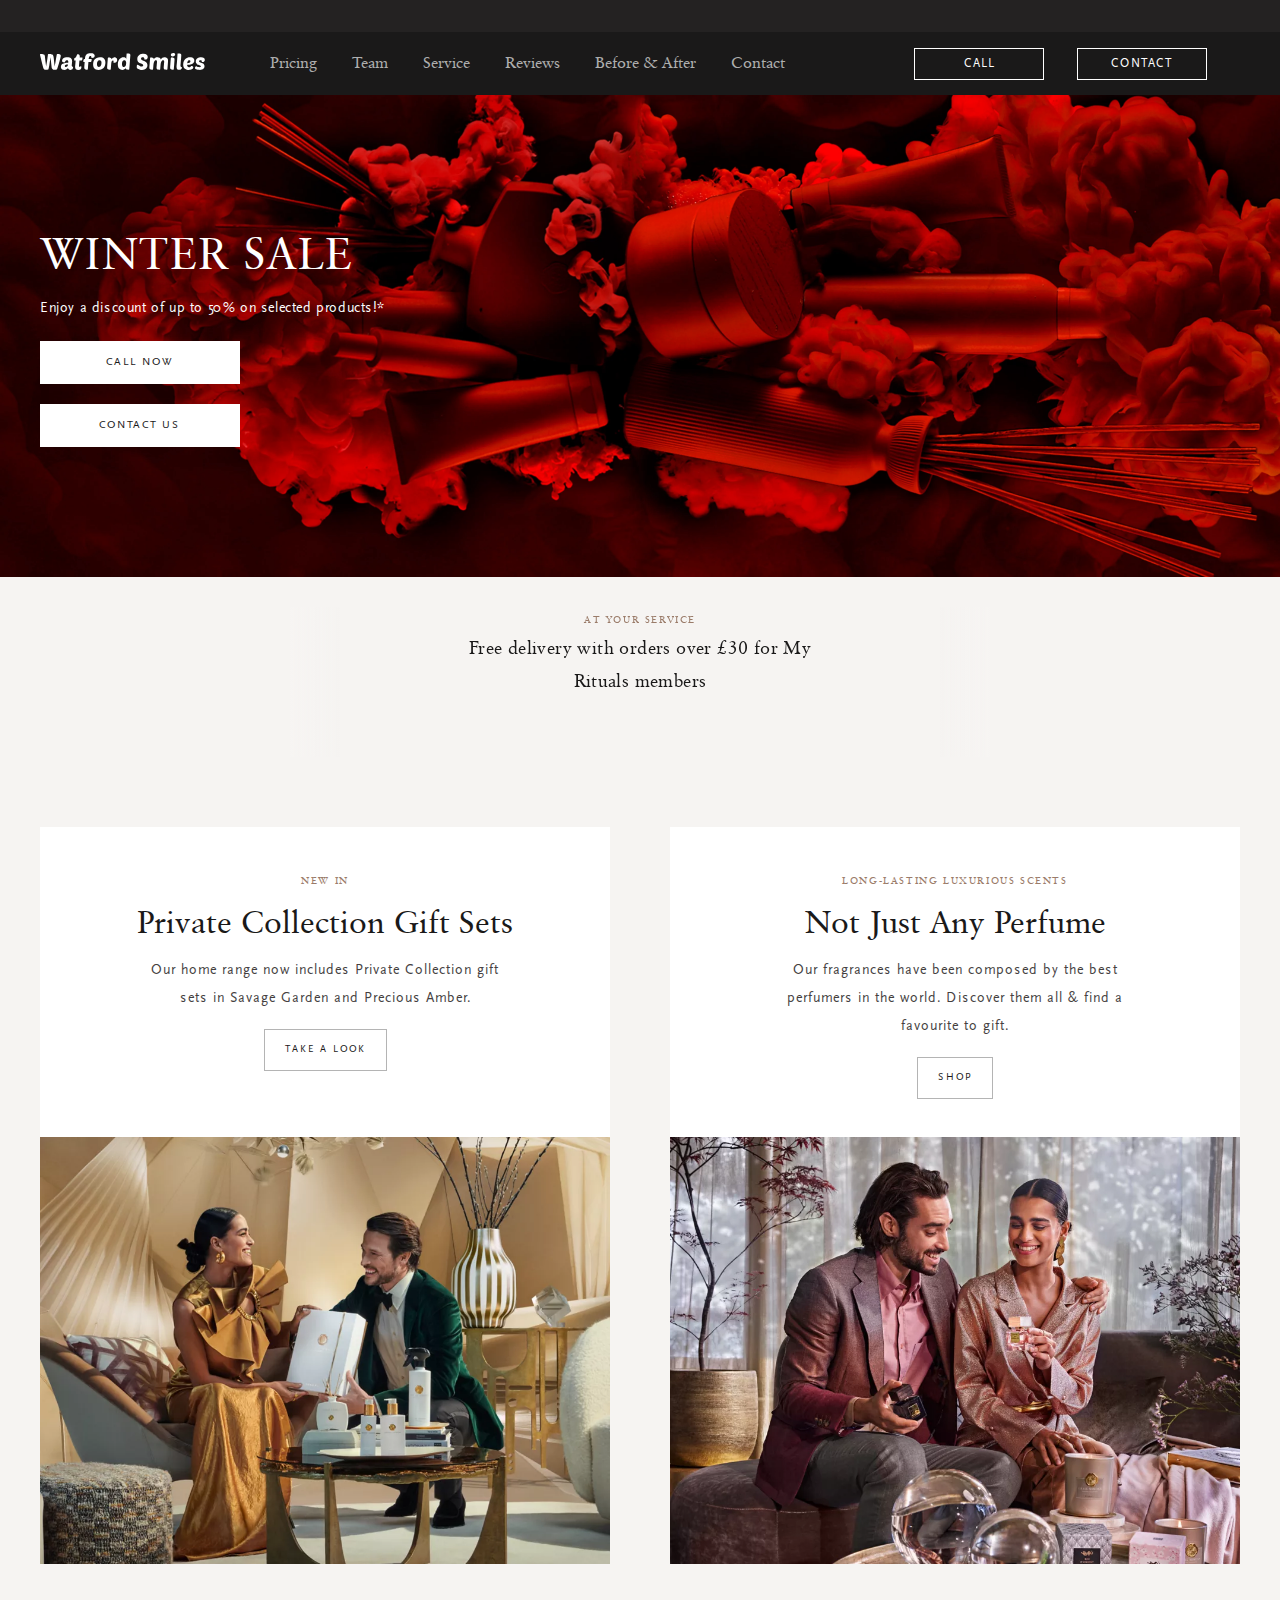
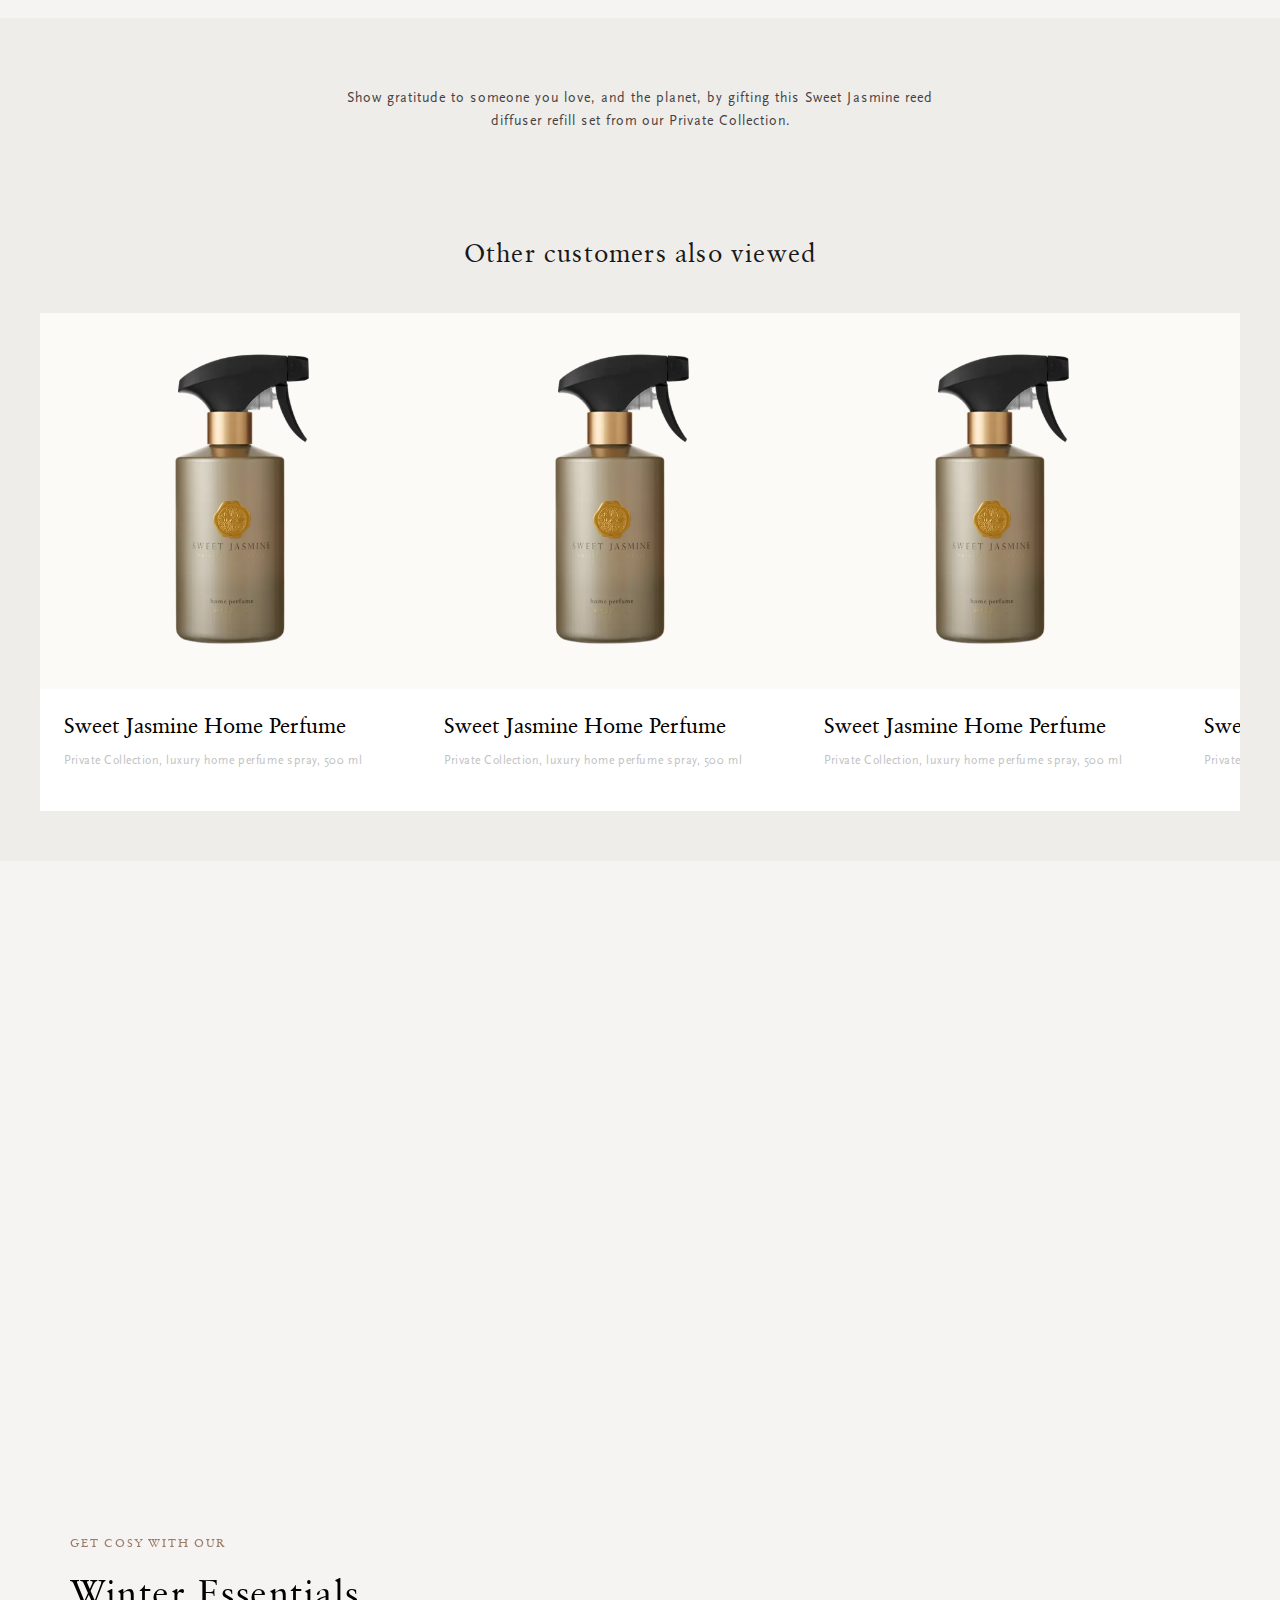
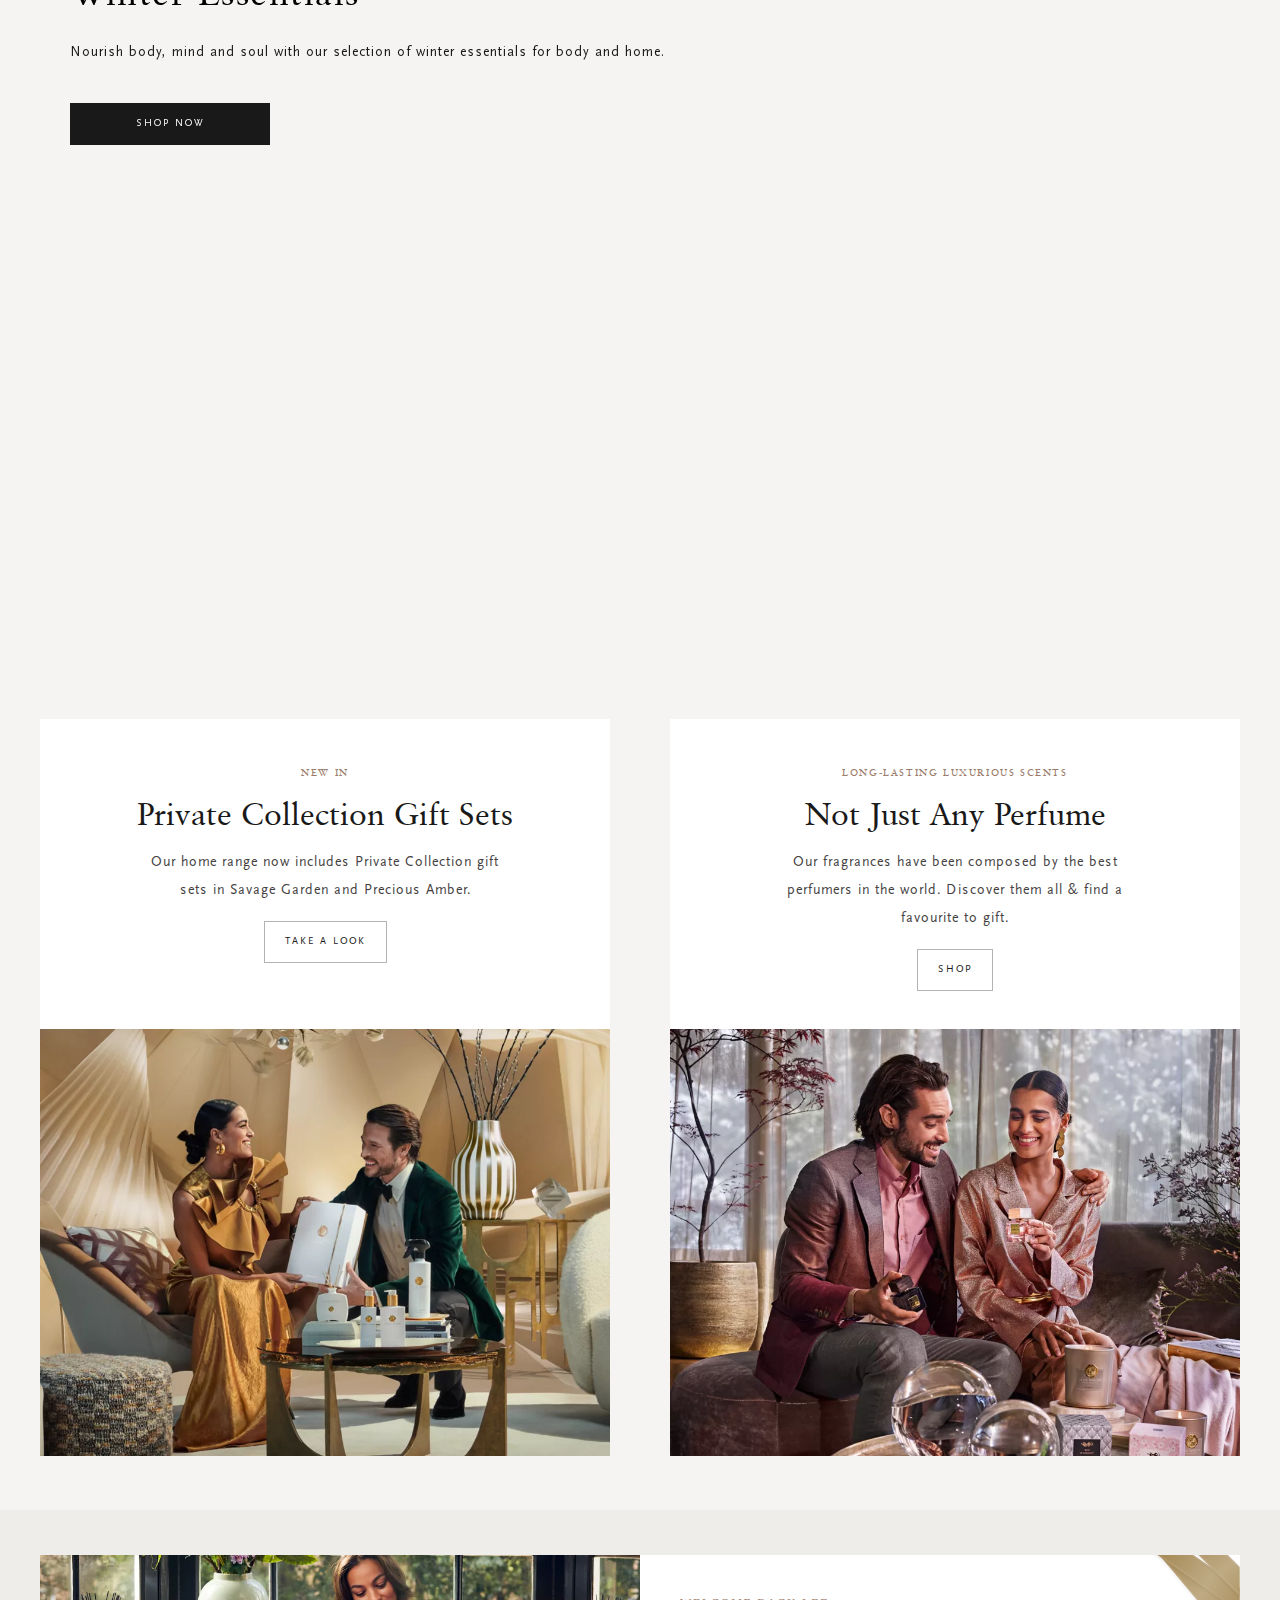
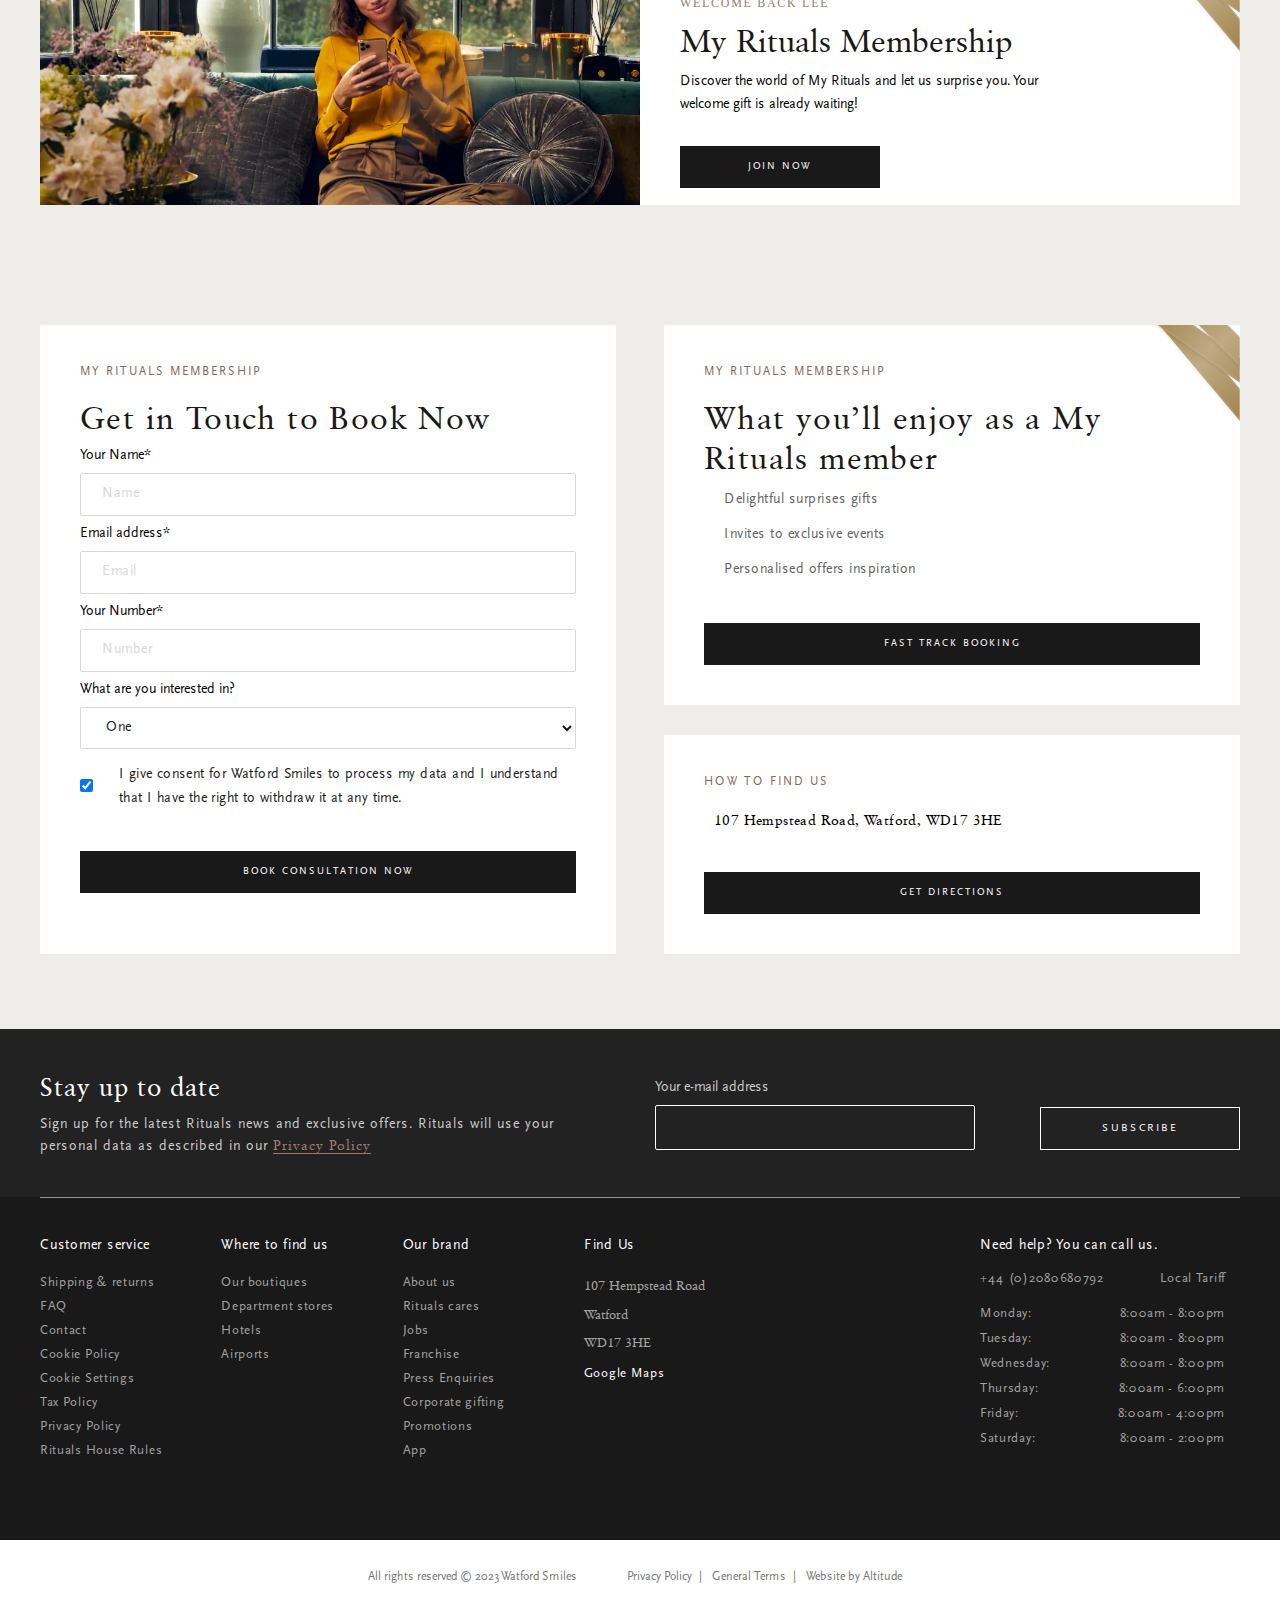
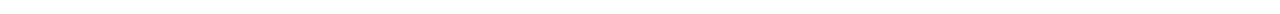
<file: index.html>
<!DOCTYPE html>
<html lang="en">

<head>
    <meta charset="UTF-8">
    <meta http-equiv="X-UA-Compatible" content="IE=edge">
    <meta name="viewport" content="width=device-width, initial-scale=1.0">
    <title>Dental Website</title>
    <link rel="stylesheet" href="https://cdn.jsdelivr.net/npm/swiper@8/swiper-bundle.min.css" />
    <link rel="stylesheet" href="style/fonts.css">
    <link rel="stylesheet" href="style/hamburgers.css">
    <link rel="stylesheet" href="style/style.css">
    <link rel="stylesheet" href="https://cdnjs.cloudflare.com/ajax/libs/font-awesome/6.2.1/css/all.min.css"
        integrity="sha512-MV7K8+y+gLIBoVD59lQIYicR65iaqukzvf/nwasF0nqhPay5w/9lJmVM2hMDcnK1OnMGCdVK+iQrJ7lzPJQd1w=="
        crossorigin="anonymous" referrerpolicy="no-referrer" />
</head>

<body>

    <!-- MENU -->
    <div class="menu">
        <div class="topMenu"></div>
        <div class="menuWrapper">
            <div class="menuList">
                <nav>

                    <button class="hamburger hamburger--spring" type="button">
                        <span class="hamburger-box">
                            <span class="hamburger-inner"></span>
                        </span>
                    </button>

                    <ul>
                        <li>
                            <a href="/dental/index.html"><img id="header-logo" src="images/logotype.svg"
                                    alt="Logotype"></a>
                        </li>
                        <li class="menuItem"><a class="menuLink" href="/dental/pricing.html">Pricing
                                <hr>
                            </a></li>
                        <li class="menuItem"><a class="menuLink" href="/dental/team.html">Team
                                <hr>
                            </a></li>
                        <li class="menuItem"><a class="menuLink" href="/dental/service.html">Service
                                <hr>
                            </a></li>
                        <li class="menuItem"><a class="menuLink" href="/dental/reviews.html">Reviews
                                <hr>
                            </a></li>
                        <li class="menuItem"><a class="menuLink" href="/dental/before_after.html">Before & After
                                <hr>
                            </a></li>
                        <li class="menuItem"><a class="menuLink" href="/dental/contact.html">Contact
                                <hr>
                            </a></li>
                    </ul>

                    <div class="headerMobilePhone">
                        <a href="tel:+44 (0)2080680792"><i class="fa-solid fa-phone"></i></a>
                    </div>

                    <ul class="menuButtons">
                        <li><a href="#"><button class="blackButton">CALL</button></a></li>
                        <li><a href="/dental/contact.html"><button class="blackButton">CONTACT</button></a></li>
                    </ul>



                    <div class="mobileMenu">
                        <div class="container">
                            <ul>
                                <li class="menuItem"><a class="menuLink" href="/dental/pricing.html">Pricing</a></li>
                                <li class="menuItem"><a class="menuLink" href="/dental/team.html">Team</a></li>
                                <li class="menuItem"><a class="menuLink" href="/dental/service.html">Service</a></li>
                                <li class="menuItem"><a class="menuLink" href="/dental/reviews.html">Reviews</a></li>
                                <li class="menuItem"><a class="menuLink" href="/dental/before_after.html">Before &
                                        After</a></li>
                                <li class="menuItem"><a class="menuLink" href="/dental/contact.html">Contact</a></li>
                            </ul>

                        </div>
                    </div>
                </nav>
            </div>
        </div>
    </div>

    <!-- HEADER -->

    <section class="header">
        <div class="container">
            <h1 class="pageTitle">WINTER SALE</h1>
            <p class="pageSubtitle">Enjoy a discount of up to 50% on selected products!*</p>
            <div class="headerButtons">
                <button class="whiteButton">CALL NOW</button>
                <button class="whiteButton">CONTACT US</button>
            </div>
        </div>
    </section>

    <!-- SLIDER TEXT -->

    <section class="sliderBlock">
        <div class="container">
            <div class="swiper swiperText">
                <div class="swiper-wrapper">
                    <div class="swiper-slide">
                        <p class="swiperTextTitle">At your service</p>
                        <p class="swiperTextDesc">Free delivery with orders over £30 for My Rituals members</p>
                    </div>
                    <div class="swiper-slide">
                        <p class="swiperTextTitle">At your service</p>
                        <p class="swiperTextDesc">Get online advice on <a href="#">WhatsApp</a></p>
                    </div>
                    <div class="swiper-slide">
                        <p class="swiperTextTitle">At your service</p>
                        <p class="swiperTextDesc">Click & Collect: order online & pick up in one of the selected stores.
                        </p>
                    </div>
                </div>
                <div class="swiper-pagination"></div>

            </div>
        </div>
    </section>

    <!-- ITEMS -->

    <section class="items">
        <div class="container">
            <div class="itemsBlock">
                <div class="itemsBlockItem">
                    <div class="itemBlockText">
                        <p class="itemBlockSubtitle">New in</p>
                        <p class="joinTextTitle">Private Collection Gift Sets</p>
                        <p class="itemBlockDesc">Our home range now includes Private Collection gift sets in Savage
                            Garden and Precious Amber.</p>
                        <a href="#"><button class="itemBlockButton">Take a look</button></a>
                    </div>
                    <img class="itemBlockImage" src="images/block_image_1.webp" alt="Image">
                </div>
                <div class="itemsBlockItem">
                    <div class="itemBlockText">
                        <p class="itemBlockSubtitle">LONG-LASTING LUXURIOUS SCENTS</p>
                        <p class="joinTextTitle">Not Just Any Perfume</p>
                        <p class="itemBlockDesc">Our fragrances have been composed by the best perfumers in the world.
                            Discover them all & find a favourite to gift.</p>
                        <a href="#"><button class="itemBlockButton">SHOP</button></a>
                    </div>
                    <img class="itemBlockImage" src="images/block_image_2.webp" alt="Image">
                </div>
            </div>
        </div>
    </section>

    <!-- TABS -->

    <section class="tabs">
        <div class="container">
            <div class="tabsWrapper">
                <div class="tabsMenu">
                </div>
                <div class="tabsList">
                    <div class="tabItem tabVisible" tab-name="Description">
                        <p>Show gratitude to someone you love, and the planet, by gifting this Sweet Jasmine reed
                            diffuser refill set from our Private Collection.</p>
                    </div>
                    <div class="tabItem" tab-name="Contents">
                        <p>1 x Sweet Jasmine Fragrance Sticks, 1 X Sweet Jasmine Fragrance Sticks Refill, 1 X Stick for
                            Fragrance Sticks Private Collection Black</p>
                    </div>
                    <div class="tabItem" tab-name="Ingredients">
                        <p>See WARNING</p>
                    </div>
                    <div class="tabItem" tab-name="Delivery and Return">
                        <p>Delivery time 1-4 working days.</p>
                    </div>
                </div>
            </div>
        </div>
    </section>

    <!-- CUSTOMERS ITEMS -->

    <section class="customers">
        <div class="container">
            <h1>Other customers also viewed</h1>
            <div class="swiper customerSlider">
                <div class="swiper-wrapper">
                    <div class="swiper-slide">
                        <div class="customSliderImage">
                            <img src="images/item.webp" alt="Item">
                        </div>
                        <div class="customSliderText">
                            <p class="customSliderTitle">Sweet Jasmine Home Perfume</p>
                            <p class="customSliderDesc">Private Collection, luxury home perfume spray, 500 ml</p>
                        </div>
                    </div>
                    <div class="swiper-slide">
                        <div class="customSliderImage">
                            <img src="images/item.webp" alt="Item">
                        </div>
                        <div class="customSliderText">
                            <p class="customSliderTitle">Sweet Jasmine Home Perfume</p>
                            <p class="customSliderDesc">Private Collection, luxury home perfume spray, 500 ml</p>
                        </div>
                    </div>
                    <div class="swiper-slide">
                        <div class="customSliderImage">
                            <img src="images/item.webp" alt="Item">
                        </div>
                        <div class="customSliderText">
                            <p class="customSliderTitle">Sweet Jasmine Home Perfume</p>
                            <p class="customSliderDesc">Private Collection, luxury home perfume spray, 500 ml</p>
                        </div>
                    </div>
                    <div class="swiper-slide">
                        <div class="customSliderImage">
                            <img src="images/item.webp" alt="Item">
                        </div>
                        <div class="customSliderText">
                            <p class="customSliderTitle">Sweet Jasmine Home Perfume</p>
                            <p class="customSliderDesc">Private Collection, luxury home perfume spray, 500 ml</p>
                        </div>
                    </div>
                    <div class="swiper-slide">
                        <div class="customSliderImage">
                            <img src="images/item.webp" alt="Item">
                        </div>
                        <div class="customSliderText">
                            <p class="customSliderTitle">Sweet Jasmine Home Perfume</p>
                            <p class="customSliderDesc">Private Collection, luxury home perfume spray, 500 ml</p>
                        </div>
                    </div>
                </div>
                <div class="swiper-button-prev"><i class="fa-solid fa-chevron-left"></i></div>
                <div class="swiper-button-next"><i class="fa-solid fa-chevron-right"></i></div>
            </div>
        </div>
    </section>

    <!-- PRODUCT SLIDER -->

    <section class="productSlider">
        <div class="container">
            <div class="swiper productSlider">
                <div class="swiper-wrapper">
                    <div class="swiper-slide textSlide">
                        <p>GET COSY WITH OUR</p>
                        <h1>Winter Essentials</h1>
                        <p class="textSlideDesc">Nourish body, mind and soul with our selection of winter essentials for
                            body and home.</p>
                        <a href="#"><button class="mainButton">SHOP NOW</button></a>
                    </div>
                    <div class="swiper-slide">
                        <div class="customSliderImage">
                            <img src="images/item.webp" alt="Item">
                        </div>
                        <div class="customSliderText">
                            <p class="customSliderTitle">Sweet Jasmine Home Perfume</p>
                            <p class="customSliderDesc">Private Collection, luxury home perfume spray, 500 ml</p>
                        </div>
                    </div>
                    <div class="swiper-slide">
                        <div class="customSliderImage">
                            <img src="images/item.webp" alt="Item">
                        </div>
                        <div class="customSliderText">
                            <p class="customSliderTitle">Sweet Jasmine Home Perfume</p>
                            <p class="customSliderDesc">Private Collection, luxury home perfume spray, 500 ml</p>
                        </div>
                    </div>
                    <div class="swiper-slide">
                        <div class="customSliderImage">
                            <img src="images/item.webp" alt="Item">
                        </div>
                        <div class="customSliderText">
                            <p class="customSliderTitle">Sweet Jasmine Home Perfume</p>
                            <p class="customSliderDesc">Private Collection, luxury home perfume spray, 500 ml</p>
                        </div>
                    </div>
                    <div class="swiper-slide">
                        <div class="customSliderImage">
                            <img src="images/item.webp" alt="Item">
                        </div>
                        <div class="customSliderText">
                            <p class="customSliderTitle">Sweet Jasmine Home Perfume</p>
                            <p class="customSliderDesc">Private Collection, luxury home perfume spray, 500 ml</p>
                        </div>
                    </div>
                </div>
                <div class="swiper-button-prev"><i class="fa-solid fa-chevron-left"></i></div>
                <div class="swiper-button-next"><i class="fa-solid fa-chevron-right"></i></div>
            </div>
        </div>
    </section>

    <section class="items">
        <div class="container">
            <div class="itemsBlock">
                <div class="itemsBlockItem">
                    <div class="itemBlockText">
                        <p class="itemBlockSubtitle">New in</p>
                        <p class="joinTextTitle">Private Collection Gift Sets</p>
                        <p class="itemBlockDesc">Our home range now includes Private Collection gift sets in Savage
                            Garden and Precious Amber.</p>
                        <a href="#"><button class="itemBlockButton">Take a look</button></a>
                    </div>
                    <img class="itemBlockImage" src="images/block_image_1.webp" alt="Image">
                </div>
                <div class="itemsBlockItem">
                    <div class="itemBlockText">
                        <p class="itemBlockSubtitle">LONG-LASTING LUXURIOUS SCENTS</p>
                        <p class="joinTextTitle">Not Just Any Perfume</p>
                        <p class="itemBlockDesc">Our fragrances have been composed by the best perfumers in the world.
                            Discover them all &amp; find a favourite to gift.</p>
                        <a href="#"><button class="itemBlockButton">SHOP</button></a>
                    </div>
                    <img class="itemBlockImage" src="images/block_image_2.webp" alt="Image">
                </div>
            </div>
        </div>
    </section>

    <!-- JOIN -->

    <section class="join">
        <div class="container">
            <div class="joinBlock">
                <img src="images/join.webp" alt="Join">
                <div class="joinText">
                    <p class="joinTextSmall">Welcome back Lee</p>
                    <p class="joinTextTitle">My Rituals Membership</p>
                    <p class="joinTextDesc">Discover the world of My Rituals and let us surprise you. Your welcome gift
                        is already waiting!</p>
                    <button class="mainButton">Join now</button>
                </div>
            </div>
        </div>
    </section>

    <!-- CONTACT BLOCK -->

    <section class="contact contactPage">
        <div class="container">
            <div class="contactBody">
                <div class="contactLeft">
                    <p class="conctactBlockSubtitle">My Rituals Membership</p>
                    <p class="contactBlockTitle">Get in Touch to Book Now</p>

                    <div class="contactRow inputs">
                        <p>Your Name*</p>
                        <input type="text" placeholder="Name">
                    </div>

                    <div class="contactRow inputs">
                        <p>Email address*</p>
                        <input type="text" placeholder="Email">
                    </div>

                    <div class="contactRow inputs">
                        <p>Your Number*</p>
                        <input type="text" placeholder="Number">
                    </div>

                    <div class="contactRow">
                        <p>What are you interested in?</p>
                        <select name="contactSelect" id="contactSelect">
                            <option value="1">One</option>
                            <option value="2">Two</option>
                            <option value="3">Three</option>
                        </select>
                    </div>

                    <div class="contactRow contactSelect">
                        <input type="checkbox" name="messageCheckbox" id="messageCheckbox" checked="">
                        <label for="messageCheckbox" class="messageCheckboxText">I give consent for Watford Smiles to
                            process my data and I
                            understand that I have the right to withdraw it at any time.</label>
                    </div>

                    <button class="mainButton bookNow bookNowLeft">Book consultation now</button>
                </div>
                <div class="contactRightWrapper">
                    <div class="contactRight">
                        <p class="conctactBlockSubtitle">My Rituals Membership</p>
                        <p class="contactBlockTitle">What you’ll enjoy as a My Rituals member</p>

                        <ul class="benefits-list">
                            <li>
                                <i class="fa-solid fa-check"></i>
                                <span>Delightful surprises gifts</span>
                            </li>
                            <li>
                                <i class="fa-solid fa-check"></i>
                                <span>Invites to exclusive events</span>
                            </li>
                            <li>
                                <i class="fa-solid fa-check"></i>
                                <span>Personalised offers inspiration</span>
                            </li>
                        </ul>

                        <button class="mainButton bookNow">Fast track booking</button>
                    </div>

                    <div class="contactRight rightBlock">
                        <p class="conctactBlockSubtitle">HOW TO FIND US</p>
                        <div class="howToFindBlock">
                            <i class="fa-solid fa-circle-check"></i>
                            <p>107 Hempstead Road, Watford, WD17 3HE</p>
                        </div>
                        <button class="mainButton bookNow">Get Directions</button>
                    </div>
                </div>

            </div>
        </div>
    </section>

    <!-- INFORMED -->

    <section class="informed">
        <div class="container">
            <div class="infLeft">
                <h1>Stay up to date</h1>
                <p>Sign up for the latest Rituals news and exclusive offers. Rituals will use your personal data as
                    described in our <a href="#">Privacy Policy</a></p>
            </div>
            <div class="infRight">
                <div>
                    <label for="informedInput">Your e-mail address</label>
                    <input type="email" name="email" id="informedInput">
                </div>
                <button class="informedButton">Subscribe</button>
            </div>
        </div>
    </section>


    <!-- FOOTER -->
    <footer>
        <div class="footerBody">
            <div class="footerLinks">
                <div>
                    <p class="footerLinkTitle">Customer service</p>
                    <ul>
                        <li><a href="#">Shipping & returns</a></li>
                        <li><a href="#">FAQ</a></li>
                        <li><a href="#">Contact</a></li>
                        <li><a href="#">Cookie Policy</a></li>
                        <li><a href="#">Cookie Settings</a></li>
                        <li><a href="#">Tax Policy</a></li>
                        <li><a href="#">Privacy Policy</a></li>
                        <li><a href="#">Rituals House Rules</a></li>
                    </ul>
                </div>
                <div>
                    <p class="footerLinkTitle">Where to find us</p>
                    <ul>
                        <li><a href="#">Our boutiques</a></li>
                        <li><a href="#">Department stores</a></li>
                        <li><a href="#">Hotels</a></li>
                        <li><a href="#">Airports</a></li>
                    </ul>
                </div>
                <div>
                    <p class="footerLinkTitle">Our brand</p>
                    <ul>
                        <li><a href="#">About us</a></li>
                        <li><a href="#">Rituals cares</a></li>
                        <li><a href="#">Jobs</a></li>
                        <li><a href="#">Franchise</a></li>
                        <li><a href="#">Press Enquiries</a></li>
                        <li><a href="#">Corporate gifting</a></li>
                        <li><a href="#">Promotions</a></li>
                        <li><a href="#">App</a></li>
                    </ul>
                </div>

                <div>
                    <p class="footerLinkTitle">Find Us</p>
                    <ul class="adress">
                        <li>
                            <p>107 Hempstead Road <br> Watford <br> WD17 3HE</p>
                        </li>
                        <li><a class="googleMapsLink" href="https://goo.gl/maps/o9dTjN5i8wTojFex8"
                                target="_blank">Google Maps</a></li>
                    </ul>
                </div>
            </div>

            <div class="mobileFooterLinks">
                <div class="mobileFooterItem">
                    <p>Customer service</p>
                    <hr>
                    <ul class="mobileFooterItemLinks">
                        <li><a href="#">Shipping & returns</a></li>
                        <li><a href="#">FAQ</a></li>
                        <li><a href="#">Contact</a></li>
                        <li><a href="#">Cookie Policy</a></li>
                        <li><a href="#">Cookie Settings</a></li>
                        <li><a href="#">Tax Policy</a></li>
                        <li><a href="#">Privacy Policy</a></li>
                        <li><a href="#">Rituals House Rules</a></li>
                    </ul>
                </div>

                <div class="mobileFooterItem">
                    <p>Where to find us</p>
                    <hr>
                    <ul class="mobileFooterItemLinks">
                        <li><a href="#">Our boutiques</a></li>
                        <li><a href="#">Department stores</a></li>
                        <li><a href="#">Hotels</a></li>
                        <li><a href="#">Airports</a></li>
                    </ul>
                </div>

                <div class="mobileFooterItem">
                    <p>Our brand</p>
                    <hr>
                    <ul class="mobileFooterItemLinks">
                        <li><a href="#">About us</a></li>
                        <li><a href="#">Rituals cares</a></li>
                        <li><a href="#">Jobs</a></li>
                        <li><a href="#">Franchise</a></li>
                        <li><a href="#">Press Enquiries</a></li>
                        <li><a href="#">Corporate gifting</a></li>
                        <li><a href="#">Promotions</a></li>
                        <li><a href="#">App</a></li>
                    </ul>
                </div>

            </div>

            <div class="footerInfo">
                <p class="footerLinkTitle">Need help? You can call us.</p>

                <ul class="timeList">
                    <li class="phoneNumber">
                        <p>+44 (0)2080680792</p>
                        <p>Local Tariff</p>
                    </li>
                    <li>
                        <p>Monday:</p>
                        <p>8:00am - 8:00pm</p>
                    </li>
                    <li>
                        <p>Tuesday:</p>
                        <p>8:00am - 8:00pm</p>
                    </li>
                    <li>
                        <p>Wednesday:</p>
                        <p>8:00am - 8:00pm</p>
                    </li>
                    <li>
                        <p>Thursday:</p>
                        <p>8:00am - 6:00pm</p>
                    </li>
                    <li>
                        <p>Friday:</p>
                        <p>8:00am - 4:00pm</p>
                    </li>
                    <li>
                        <p>Saturday:</p>
                        <p>8:00am - 2:00pm</p>
                    </li>
                </ul>

                <div class="footerMedia">
                    <a href="#"><i class="fa-brands fa-square-facebook"></i></a>
                    <a href="#"><i class="fa-brands fa-instagram"></i></a>
                </div>
            </div>
        </div>

        <div class="footerBottom">
            <p>All rights reserved © 2023 Watford Smiles</p>
            <ul>
                <li><a href="#">Privacy Policy</a></li>
                <li><a href="#">General Terms</a></li>
                <li><a href="#">Website by Altitude</a></li>
            </ul>
        </div>
    </footer>
</body>
<script src="https://code.jquery.com/jquery-3.6.3.min.js"
    integrity="sha256-pvPw+upLPUjgMXY0G+8O0xUf+/Im1MZjXxxgOcBQBXU=" crossorigin="anonymous"></script>
<script src="https://cdn.jsdelivr.net/npm/swiper@8/swiper-bundle.min.js"></script>
<script src="js/main.js"></script>

</html>
</file>
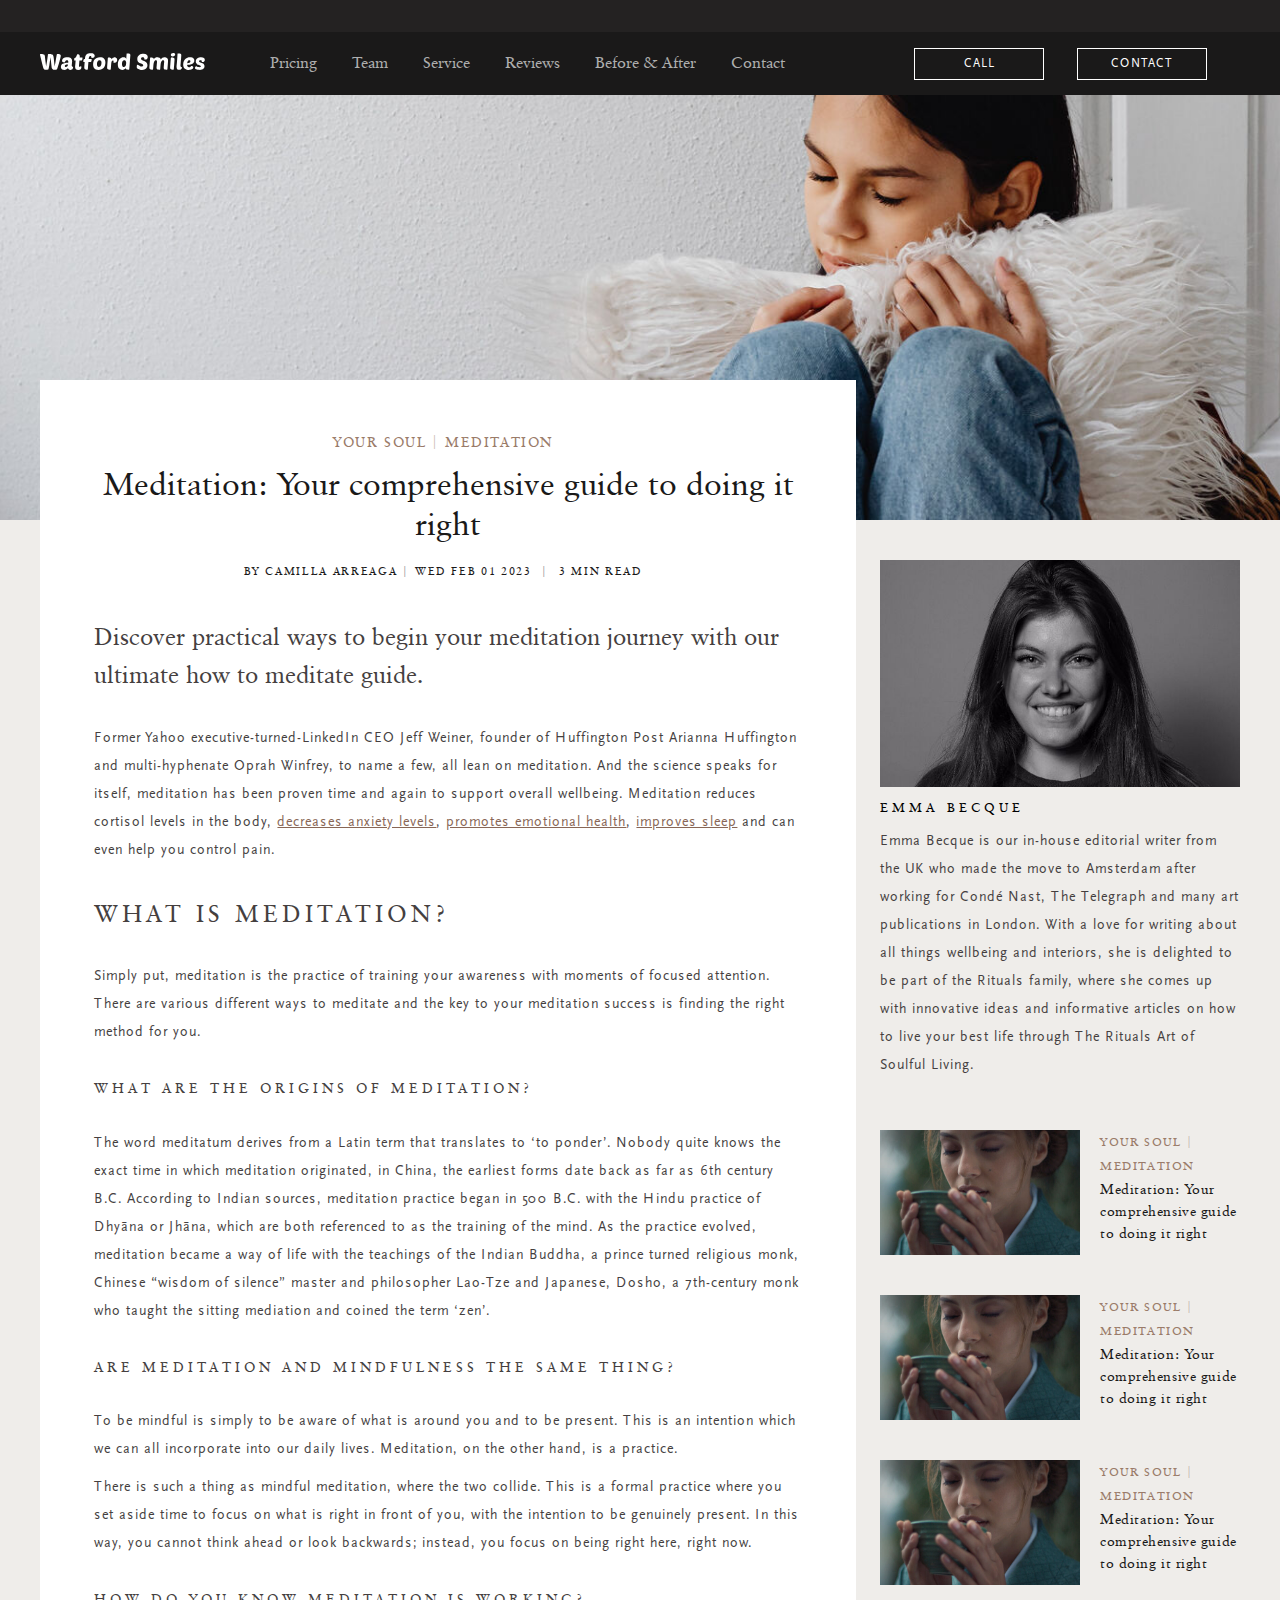
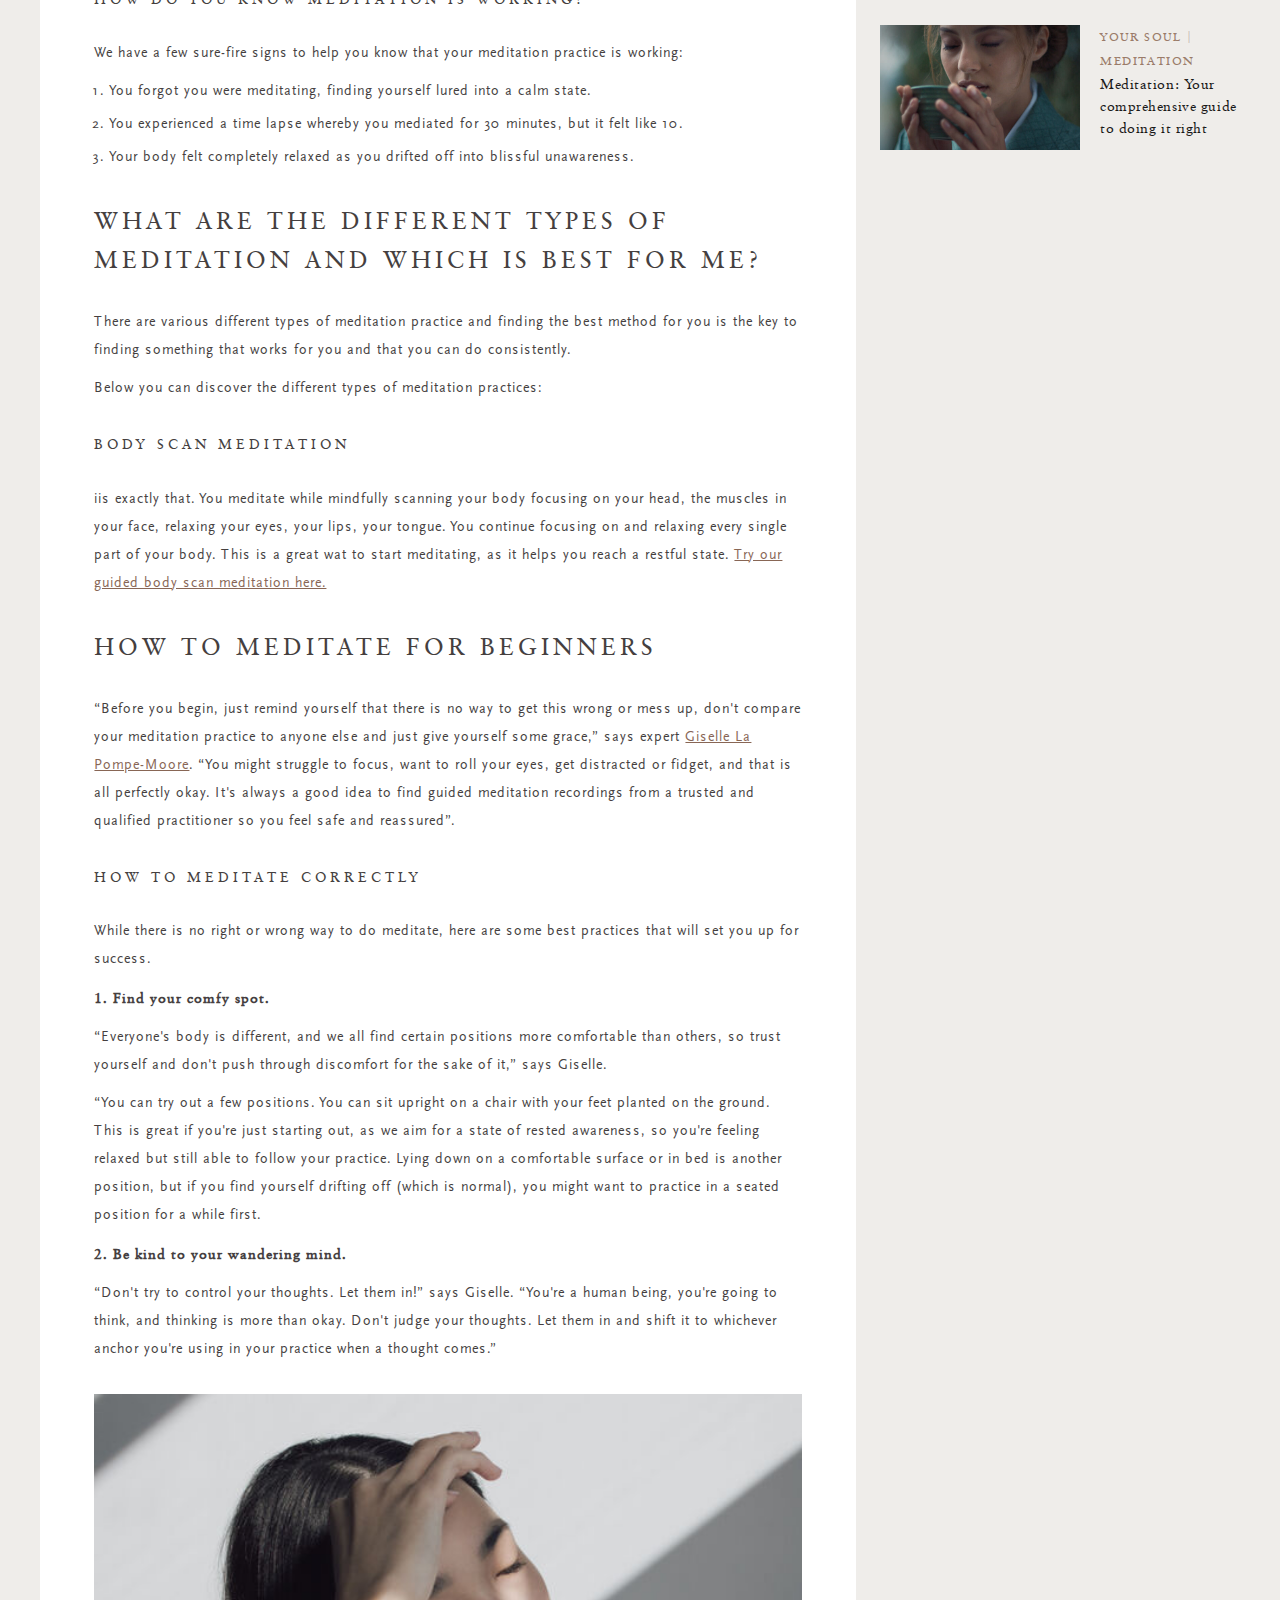
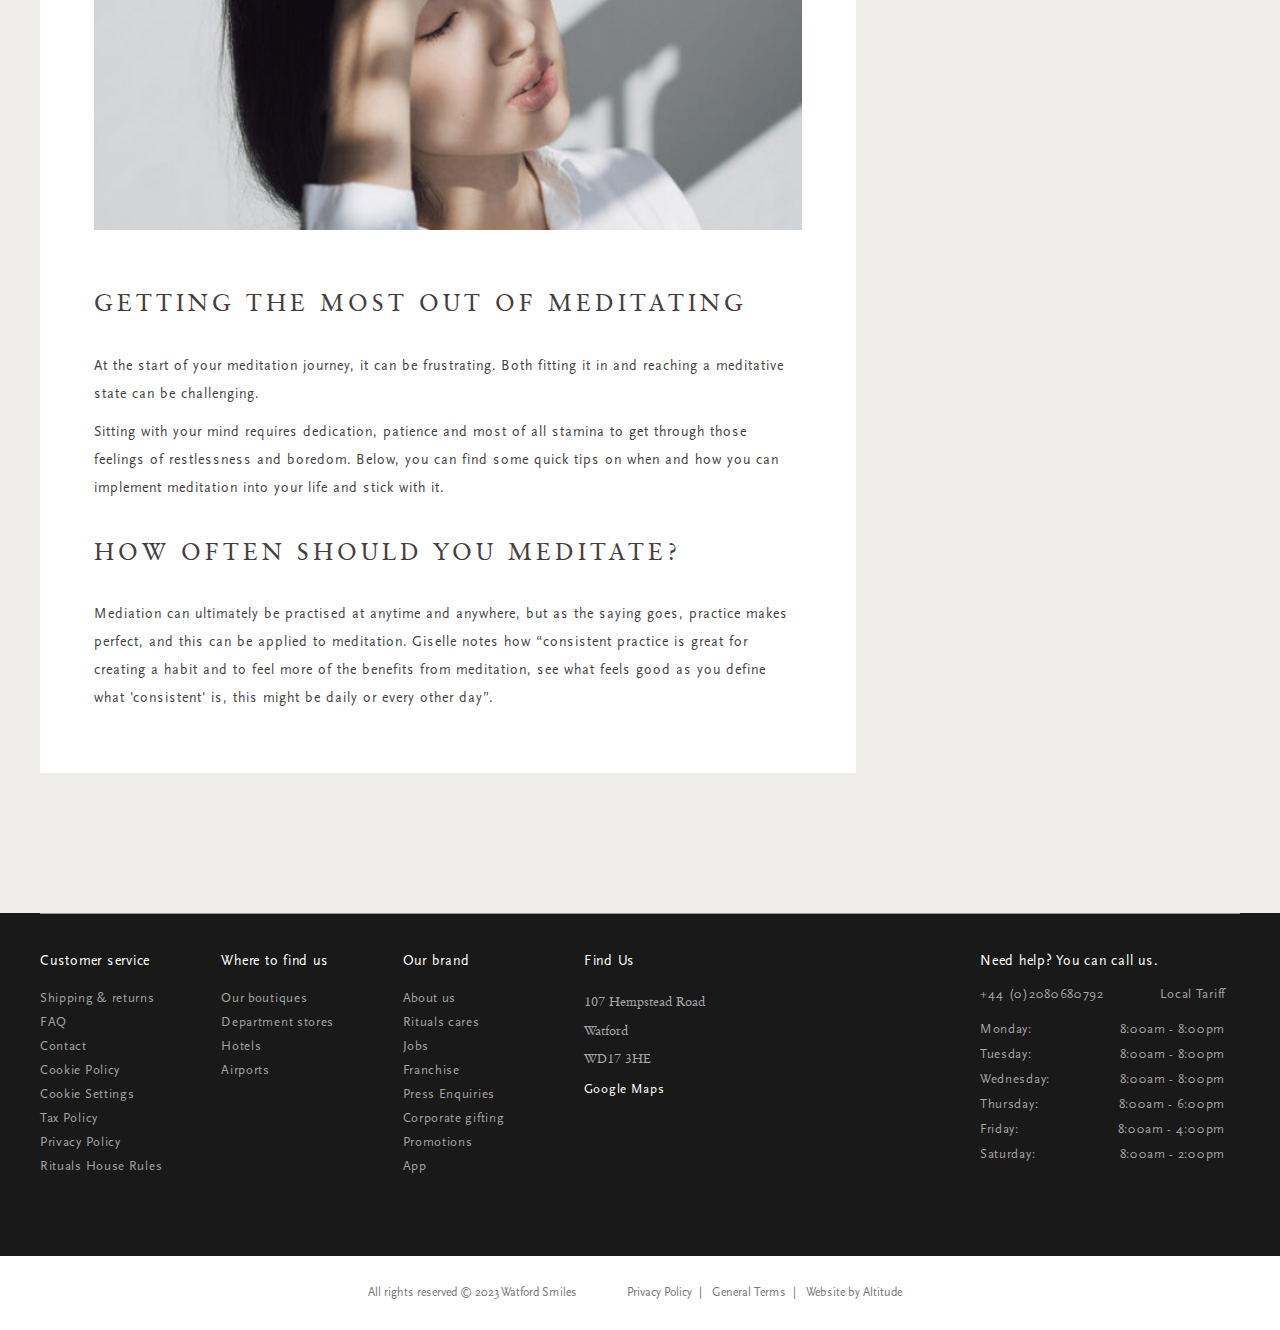
<file: blog.html>
<!DOCTYPE html>
<html lang="en">

<head>
    <meta charset="UTF-8">
    <meta http-equiv="X-UA-Compatible" content="IE=edge">
    <meta name="viewport" content="width=device-width, initial-scale=1.0">
    <title>Dental Website</title>
    <link rel="stylesheet" href="https://cdn.jsdelivr.net/npm/swiper@8/swiper-bundle.min.css" />
    <link rel="stylesheet" href="style/fonts.css">
    <link rel="stylesheet" href="style/hamburgers.css">
    <link rel="stylesheet" href="style/style.css">
    <link rel="stylesheet" href="https://cdnjs.cloudflare.com/ajax/libs/font-awesome/6.2.1/css/all.min.css"
        integrity="sha512-MV7K8+y+gLIBoVD59lQIYicR65iaqukzvf/nwasF0nqhPay5w/9lJmVM2hMDcnK1OnMGCdVK+iQrJ7lzPJQd1w=="
        crossorigin="anonymous" referrerpolicy="no-referrer" />
</head>

<body>

    <!-- MENU -->
    <div class="menu">
        <div class="topMenu"></div>
        <div class="menuWrapper">
            <div class="menuList">
                <nav>
                    <ul>
                        <li>
                            <a href="/dental/index.html"><img id="header-logo" src="images/logotype.svg"
                                    alt="Logotype"></a>
                        </li>
                        <li class="menuItem"><a class="menuLink" href="/dental/pricing.html">Pricing
                                <hr>
                            </a></li>
                        <li class="menuItem"><a class="menuLink" href="/dental/team.html">Team
                                <hr>
                            </a></li>
                        <li class="menuItem"><a class="menuLink" href="/dental/service.html">Service
                                <hr>
                            </a></li>
                        <li class="menuItem"><a class="menuLink" href="/dental/reviews.html">Reviews
                                <hr>
                            </a></li>
                        <li class="menuItem"><a class="menuLink" href="/dental/before_after.html">Before & After
                                <hr>
                            </a></li>
                        <li class="menuItem"><a class="menuLink" href="/dental/contact.html">Contact
                                <hr>
                            </a></li>
                    </ul>

                    <ul class="menuButtons">
                        <li><a href="#"><button class="blackButton">CALL</button></a></li>
                        <li><a href="/dental/contact.html"><button class="blackButton">CONTACT</button></a></li>
                    </ul>

                    <button class="hamburger hamburger--spring" type="button">
                        <span class="hamburger-box">
                            <span class="hamburger-inner"></span>
                        </span>
                    </button>

                    <div class="mobileMenu">
                        <div class="container">
                            <ul>
                                <li class="menuItem"><a class="menuLink" href="/dental/pricing.html">Pricing</a></li>
                                <li class="menuItem"><a class="menuLink" href="/dental/team.html">Team</a></li>
                                <li class="menuItem"><a class="menuLink" href="/dental/service.html">Service</a></li>
                                <li class="menuItem"><a class="menuLink" href="/dental/reviews.html">Reviews</a></li>
                                <li class="menuItem"><a class="menuLink" href="/dental/before_after.html">Before & After</a></li>
                                <li class="menuItem"><a class="menuLink" href="/dental/contact.html">Contact</a></li>
                            </ul>


                            <ul class="menuButtons">
                                <li><a href="#"><button class="blackButton">CALL</button></a></li>
                                <li><a href="/dental/contact.html"><button class="blackButton">CONTACT</button></a></li>
                            </ul>
                        </div>
                    </div>
                </nav>
            </div>
        </div>
    </div>

    <!-- BLOG HEADER -->

    <div class="blogHeader">
        <img src="images/blog_poster.jpg" alt="Blog Poster">
    </div>

    <!-- BLOG BODY -->

    <div class="blogBody">
        <div class="container">
            <div class="blogText">
                <div class="blogTextTags">
                    <p>YOUR SOUL</p>
                    <p>MEDITATION</p>
                </div>

                <h1 class="joinTextTitle">Meditation: Your comprehensive guide to doing it right</h1>

                <div class="blogInfo">
                    <p>by Camilla Arreaga</p>
                    <p>WED FEB 01 2023 </p>
                    <p><i class="fa-regular fa-clock"></i> 3 MIN READ</p>
                </div>

                <div class="blogTextBody">

                    <h4>Discover practical ways to begin your meditation journey with our ultimate how to meditate
                        guide.</h4>

                    <p>Former Yahoo executive-turned-LinkedIn CEO Jeff Weiner, founder of Huffington Post Arianna
                        Huffington and multi-hyphenate Oprah Winfrey, to name a few, all lean on meditation. And the
                        science speaks for itself, meditation has been proven time and again to support overall
                        wellbeing. Meditation reduces cortisol levels in the body, <a href="#">decreases anxiety
                            levels</a>, <a href="#">promotes emotional health</a>, <a href="#">improves sleep</a> and
                        can even help you control pain.</p>


                    <h2>WHAT IS MEDITATION?</h2>
                    <p>Simply put, meditation is the practice of training your awareness with moments of focused
                        attention. There are various different ways to meditate and the key to your meditation success
                        is finding the right method for you. </p>

                    <h3>WHAT ARE THE ORIGINS OF MEDITATION?</h3>
                    <p>The word meditatum derives from a Latin term that translates to ‘to ponder’. Nobody quite knows
                        the exact time in which meditation originated, in China, the earliest forms date back as far as
                        6th century B.C. According to Indian sources, meditation practice began in 500 B.C. with the
                        Hindu practice of Dhyāna or Jhāna, which are both referenced to as the training of the mind. As
                        the practice evolved, meditation became a way of life with the teachings of the Indian Buddha, a
                        prince turned religious monk, Chinese “wisdom of silence” master and philosopher Lao-Tze and
                        Japanese, Dosho, a 7th-century monk who taught the sitting mediation and coined the term ‘zen’.
                    </p>

                    <h3>ARE MEDITATION AND MINDFULNESS THE SAME THING?</h3>
                    <p>To be mindful is simply to be aware of what is around you and to be present. This is an intention
                        which we can all incorporate into our daily lives. Meditation, on the other hand, is a practice.
                    </p>
                    <p>There is such a thing as mindful meditation, where the two collide. This is a formal practice
                        where you set aside time to focus on what is right in front of you, with the intention to be
                        genuinely present. In this way, you cannot think ahead or look backwards; instead, you focus on
                        being right here, right now. </p>

                    <h3>HOW DO YOU KNOW MEDITATION IS WORKING?</h3>
                    <p>We have a few sure-fire signs to help you know that your meditation practice is working: </p>

                    <ul>
                        <li>You forgot you were meditating, finding yourself lured into a calm state. </li>
                        <li>You experienced a time lapse whereby you mediated for 30 minutes, but it felt like 10. </li>
                        <li>Your body felt completely relaxed as you drifted off into blissful unawareness.</li>
                    </ul>

                    <h2>WHAT ARE THE DIFFERENT TYPES OF MEDITATION AND WHICH IS BEST FOR ME?</h2>
                    <p>There are various different types of meditation practice and finding the best method for you is
                        the key to finding something that works for you and that you can do consistently. </p>
                    <p>Below you can discover the different types of meditation practices: </p>

                    <h3>BODY SCAN MEDITATION</h3>
                    <p>iis exactly that. You meditate while mindfully scanning your body focusing on your head, the
                        muscles in your face, relaxing your eyes, your lips, your tongue. You continue focusing on and
                        relaxing every single part of your body. This is a great wat to start meditating, as it helps
                        you reach a restful state. <a href="#">Try our guided body scan meditation here.</a></p>


                    <h2>HOW TO MEDITATE FOR BEGINNERS</h2>
                    <p>“Before you begin, just remind yourself that there is no way to get this wrong or mess up, don't
                        compare your meditation practice to anyone else and just give yourself some grace,” says expert
                        <a href="#">Giselle La Pompe-Moore</a>. “You might struggle to focus, want to roll your eyes,
                        get distracted or fidget, and that is all perfectly okay. It's always a good idea to find guided
                        meditation recordings from a trusted and qualified practitioner so you feel safe and reassured”.
                    </p>

                    <h3>HOW TO MEDITATE CORRECTLY</h3>
                    <p>While there is no right or wrong way to do meditate, here are some best practices that will set
                        you up for success. </p>

                    <p><b>1. Find your comfy spot.</b></p>
                    <p>“Everyone's body is different, and we all find certain positions more comfortable than others, so
                        trust yourself and don't push through discomfort for the sake of it,” says Giselle. </p>
                    <p>“You can try out a few positions. You can sit upright on a chair with your feet planted on the
                        ground. This is great if you're just starting out, as we aim for a state of rested awareness, so
                        you're feeling relaxed but still able to follow your practice. Lying down on a comfortable
                        surface or in bed is another position, but if you find yourself drifting off (which is normal),
                        you might want to practice in a seated position for a while first.</p>


                    <p><b>2. Be kind to your wandering mind. </b></p>
                    <p>“Don't try to control your thoughts. Let them in!” says Giselle. “You're a human being, you're
                        going to think, and thinking is more than okay. Don't judge your thoughts. Let them in and shift
                        it to whichever anchor you're using in your practice when a thought comes.” </p>


                    <img src="images/blog_img.jpg" alt="Blog Image">

                    <h2>GETTING THE MOST OUT OF MEDITATING</h2>
                    <p>At the start of your meditation journey, it can be frustrating. Both fitting it in and reaching a
                        meditative state can be challenging. </p>
                    <p>Sitting with your mind requires dedication, patience and most of all stamina to get through those
                        feelings of restlessness and boredom. Below, you can find some quick tips on when and how you
                        can implement meditation into your life and stick with it. </p>


                    <h2>HOW OFTEN SHOULD YOU MEDITATE?</h2>
                    <p>Mediation can ultimately be practised at anytime and anywhere, but as the saying goes, practice
                        makes perfect, and this can be applied to meditation. Giselle notes how “consistent practice is
                        great for creating a habit and to feel more of the benefits from meditation, see what feels good
                        as you define what 'consistent' is, this might be daily or every other day”. </p>


                </div>

            </div>
            <div class="blogSidebar">
                <div class="blogAuhor">
                    <img src="images/blog_author.jpg" alt="Blog Author">
                    <p class="authorName">EMMA BECQUE</p>
                    <p class="authorDesc">Emma Becque is our in-house editorial writer from the UK who made the move to
                        Amsterdam after working for Condé Nast, The Telegraph and many art publications in London. With
                        a love for writing about all things wellbeing and interiors, she is delighted to be part of the
                        Rituals family, where she comes up with innovative ideas and informative articles on how to live
                        your best life through The Rituals Art of Soulful Living.</p>
                </div>

                <div class="blogSmallList">
                    <a class="blogSmallItem" href="#">
                        <img src="images/blog_1.jpg" alt="Blog Image">
                        <div>
                            <div class="blogTextTags">
                                <p>YOUR SOUL</p>
                                <p>MEDITATION</p>
                            </div>
                            <p class="blogSmallItemTitle">Meditation: Your comprehensive guide to doing it right</p>
                        </div>
                    </a>
                    <a class="blogSmallItem" href="#">
                        <img src="images/blog_1.jpg" alt="Blog Image">
                        <div>
                            <div class="blogTextTags">
                                <p>YOUR SOUL</p>
                                <p>MEDITATION</p>
                            </div>
                            <p class="blogSmallItemTitle">Meditation: Your comprehensive guide to doing it right</p>
                        </div>
                    </a>
                    <a class="blogSmallItem" href="#">
                        <img src="images/blog_1.jpg" alt="Blog Image">
                        <div>
                            <div class="blogTextTags">
                                <p>YOUR SOUL</p>
                                <p>MEDITATION</p>
                            </div>
                            <p class="blogSmallItemTitle">Meditation: Your comprehensive guide to doing it right</p>
                        </div>
                    </a>
                    <a class="blogSmallItem" href="#">
                        <img src="images/blog_1.jpg" alt="Blog Image">
                        <div>
                            <div class="blogTextTags">
                                <p>YOUR SOUL</p>
                                <p>MEDITATION</p>
                            </div>
                            <p class="blogSmallItemTitle">Meditation: Your comprehensive guide to doing it right</p>
                        </div>
                    </a>
                </div>
            </div>
        </div>
    </div>

    <!-- FOOTER -->
    <footer>
        <div class="footerBody">
            <div class="footerLinks">
                <div>
                    <p class="footerLinkTitle">Customer service</p>

                    <ul>
                        <li><a href="#">Shipping & returns</a></li>
                        <li><a href="#">FAQ</a></li>
                        <li><a href="#">Contact</a></li>
                        <li><a href="#">Cookie Policy</a></li>
                        <li><a href="#">Cookie Settings</a></li>
                        <li><a href="#">Tax Policy</a></li>
                        <li><a href="#">Privacy Policy</a></li>
                        <li><a href="#">Rituals House Rules</a></li>
                    </ul>
                </div>
                <div>
                    <p class="footerLinkTitle">Where to find us</p>
                    <ul>
                        <li><a href="#">Our boutiques</a></li>
                        <li><a href="#">Department stores</a></li>
                        <li><a href="#">Hotels</a></li>
                        <li><a href="#">Airports</a></li>
                    </ul>
                </div>
                <div>
                    <p class="footerLinkTitle">Our brand</p>
                    <ul>
                        <li><a href="#">About us</a></li>
                        <li><a href="#">Rituals cares</a></li>
                        <li><a href="#">Jobs</a></li>
                        <li><a href="#">Franchise</a></li>
                        <li><a href="#">Press Enquiries</a></li>
                        <li><a href="#">Corporate gifting</a></li>
                        <li><a href="#">Promotions</a></li>
                        <li><a href="#">App</a></li>
                    </ul>
                </div>

                <div>
                    <p class="footerLinkTitle">Find Us</p>
                    <ul class="adress">
                        <li>
                            <p>107 Hempstead Road <br> Watford <br> WD17 3HE</p>
                        </li>
                        <li><a class="googleMapsLink" href="https://goo.gl/maps/o9dTjN5i8wTojFex8"
                                target="_blank">Google Maps</a></li>
                    </ul>
                </div>
            </div>
            <div class="footerInfo">
                <p class="footerLinkTitle">Need help? You can call us.</p>

                <ul class="timeList">
                    <li class="phoneNumber">
                        <p>+44 (0)2080680792</p>
                        <p>Local Tariff</p>
                    </li>
                    <li>
                        <p>Monday:</p>
                        <p>8:00am - 8:00pm</p>
                    </li>
                    <li>
                        <p>Tuesday:</p>
                        <p>8:00am - 8:00pm</p>
                    </li>
                    <li>
                        <p>Wednesday:</p>
                        <p>8:00am - 8:00pm</p>
                    </li>
                    <li>
                        <p>Thursday:</p>
                        <p>8:00am - 6:00pm</p>
                    </li>
                    <li>
                        <p>Friday:</p>
                        <p>8:00am - 4:00pm</p>
                    </li>
                    <li>
                        <p>Saturday:</p>
                        <p>8:00am - 2:00pm</p>
                    </li>
                </ul>

                <div class="footerMedia">
                    <a href="#"><i class="fa-brands fa-square-facebook"></i></a>
                    <a href="#"><i class="fa-brands fa-instagram"></i></a>
                </div>
            </div>
        </div>

        <div class="footerBottom">
            <p>All rights reserved © 2023 Watford Smiles</p>
            <ul>
                <li><a href="#">Privacy Policy</a></li>
                <li><a href="#">General Terms</a></li>
                <li><a href="#">Website by Altitude</a></li>
            </ul>
        </div>
    </footer>
</body>
<script src="https://code.jquery.com/jquery-3.6.3.min.js"
    integrity="sha256-pvPw+upLPUjgMXY0G+8O0xUf+/Im1MZjXxxgOcBQBXU=" crossorigin="anonymous"></script>
<script src="https://cdn.jsdelivr.net/npm/swiper@8/swiper-bundle.min.js"></script>
<script src="js/main.js"></script>

</html>
</file>
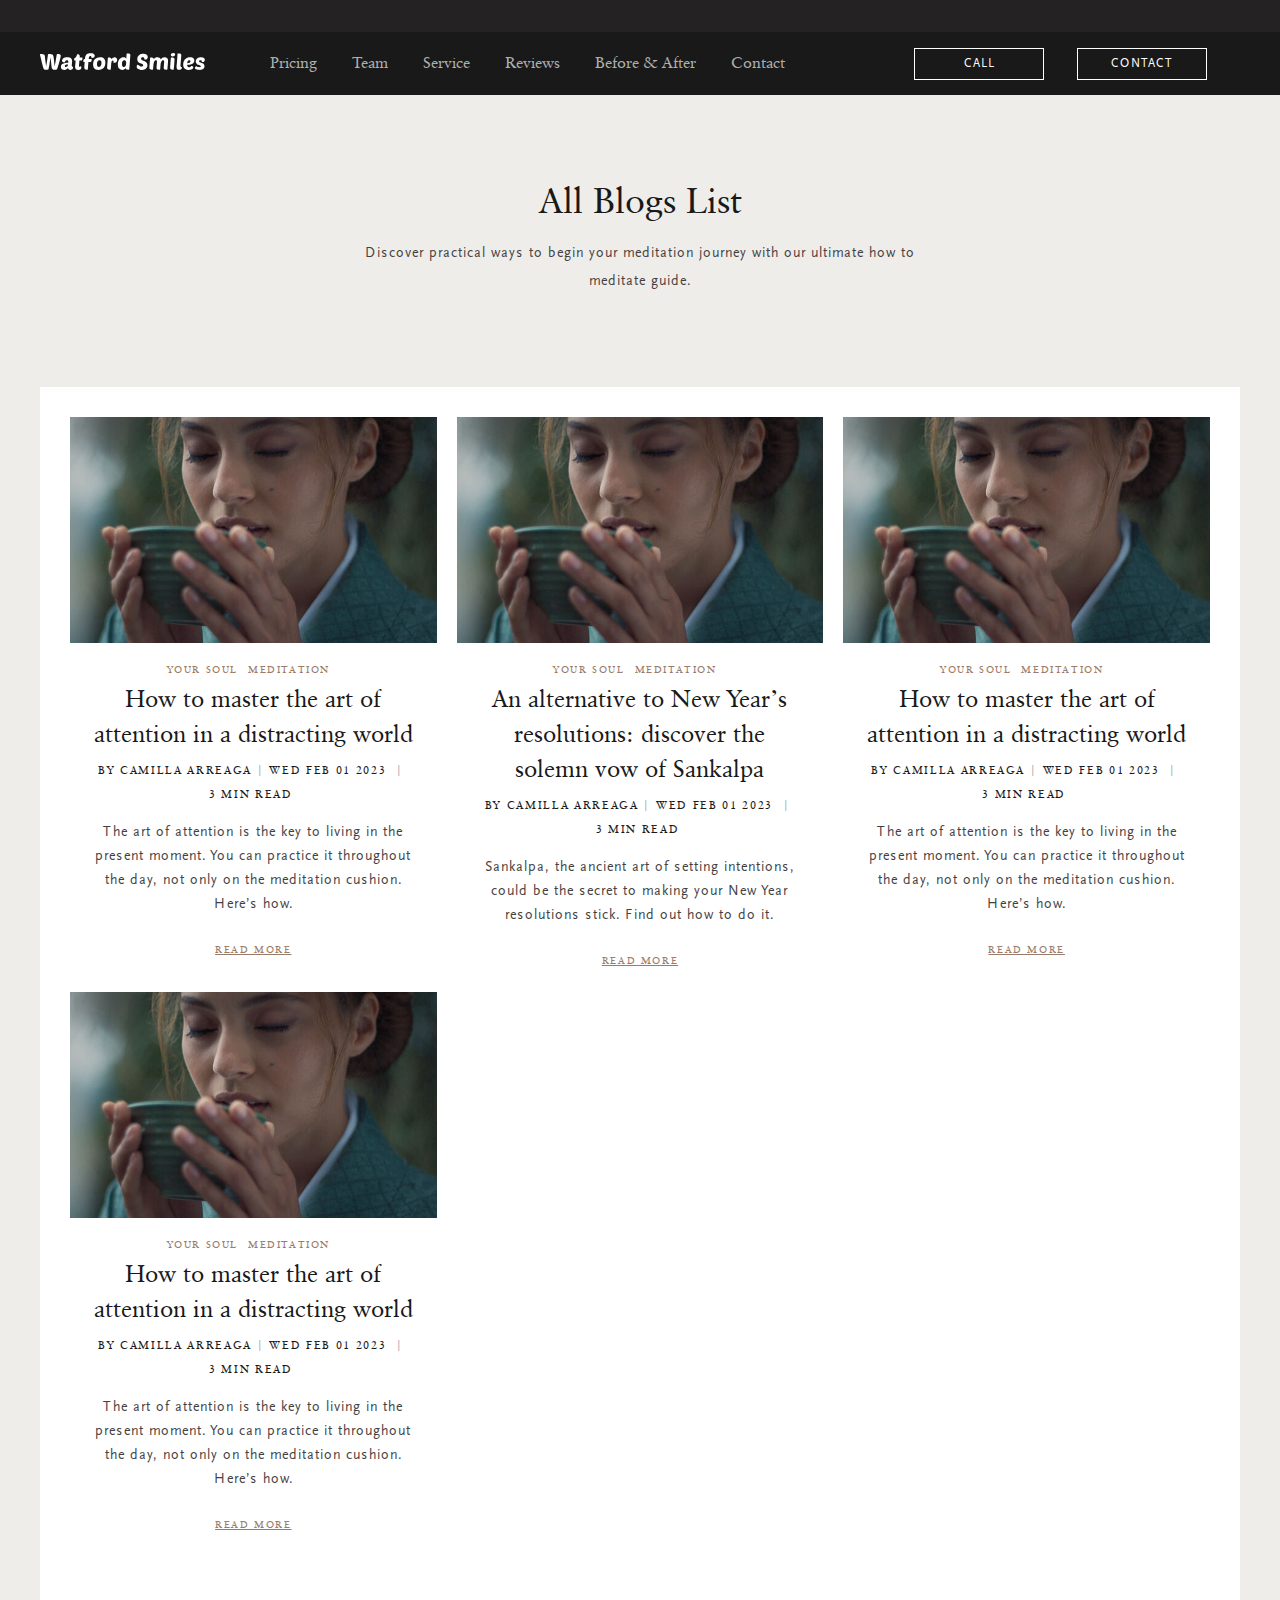
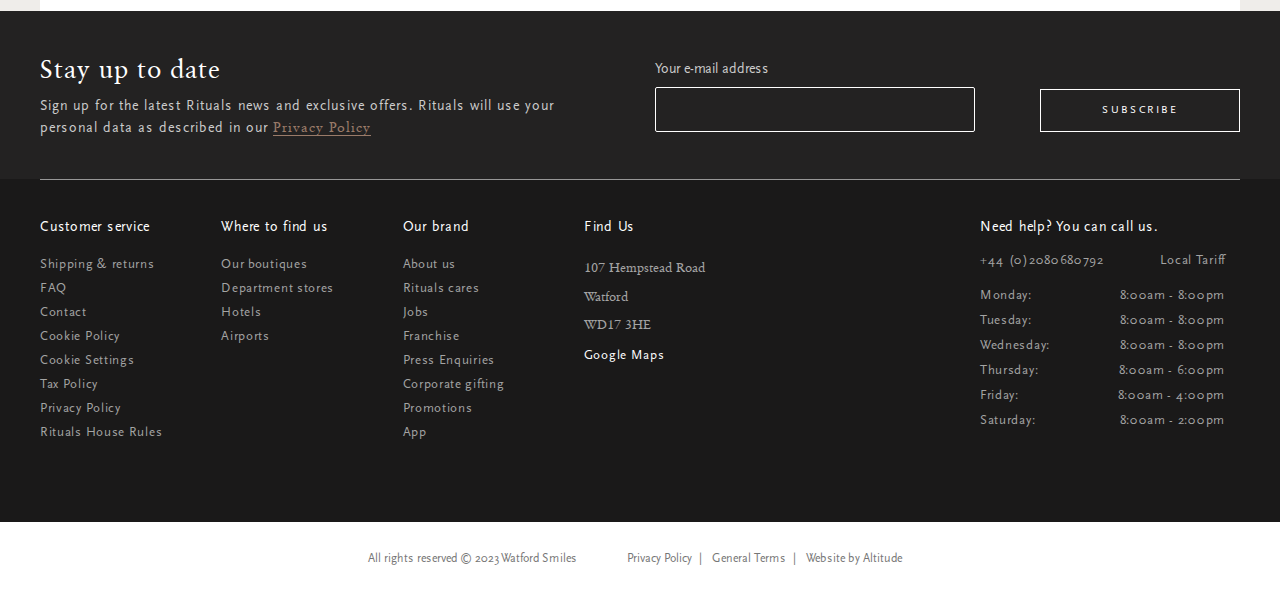
<file: blogs.html>
<!DOCTYPE html>
<html lang="en">

<head>
    <meta charset="UTF-8">
    <meta http-equiv="X-UA-Compatible" content="IE=edge">
    <meta name="viewport" content="width=device-width, initial-scale=1.0">
    <title>Dental Website</title>
    <link rel="stylesheet" href="https://cdn.jsdelivr.net/npm/swiper@8/swiper-bundle.min.css" />
    <link rel="stylesheet" href="style/fonts.css">
    <link rel="stylesheet" href="style/hamburgers.css">
    <link rel="stylesheet" href="style/style.css">
    <link rel="stylesheet" href="https://cdnjs.cloudflare.com/ajax/libs/font-awesome/6.2.1/css/all.min.css"
        integrity="sha512-MV7K8+y+gLIBoVD59lQIYicR65iaqukzvf/nwasF0nqhPay5w/9lJmVM2hMDcnK1OnMGCdVK+iQrJ7lzPJQd1w=="
        crossorigin="anonymous" referrerpolicy="no-referrer" />
</head>

<body>

   <!-- MENU -->
   <div class="menu">
    <div class="topMenu"></div>
    <div class="menuWrapper">
        <div class="menuList">
            <nav>
                <ul>
                    <li>
                        <a href="/dental/index.html"><img id="header-logo" src="images/logotype.svg"
                                alt="Logotype"></a>
                    </li>
                    <li class="menuItem"><a class="menuLink" href="/dental/pricing.html">Pricing
                            <hr>
                        </a></li>
                    <li class="menuItem"><a class="menuLink" href="/dental/team.html">Team
                            <hr>
                        </a></li>
                    <li class="menuItem"><a class="menuLink" href="/dental/service.html">Service
                            <hr>
                        </a></li>
                    <li class="menuItem"><a class="menuLink" href="/dental/reviews.html">Reviews
                            <hr>
                        </a></li>
                    <li class="menuItem"><a class="menuLink" href="/dental/before_after.html">Before & After
                            <hr>
                        </a></li>
                    <li class="menuItem"><a class="menuLink" href="/dental/contact.html">Contact
                            <hr>
                        </a></li>
                </ul>

                <ul class="menuButtons">
                    <li><a href="#"><button class="blackButton">CALL</button></a></li>
                    <li><a href="/dental/contact.html"><button class="blackButton">CONTACT</button></a></li>
                </ul>

                <button class="hamburger hamburger--spring" type="button">
                    <span class="hamburger-box">
                        <span class="hamburger-inner"></span>
                    </span>
                </button>

                <div class="mobileMenu">
                    <div class="container">
                        <ul>
                            <li class="menuItem"><a class="menuLink" href="/dental/pricing.html">Pricing</a></li>
                            <li class="menuItem"><a class="menuLink" href="/dental/team.html">Team</a></li>
                            <li class="menuItem"><a class="menuLink" href="/dental/service.html">Service</a></li>
                            <li class="menuItem"><a class="menuLink" href="/dental/reviews.html">Reviews</a></li>
                            <li class="menuItem"><a class="menuLink" href="/dental/before_after.html">Before & After</a></li>
                            <li class="menuItem"><a class="menuLink" href="/dental/contact.html">Contact</a></li>
                        </ul>


                        <ul class="menuButtons">
                            <li><a href="#"><button class="blackButton">CALL</button></a></li>
                            <li><a href="/dental/contact.html"><button class="blackButton">CONTACT</button></a></li>
                        </ul>
                    </div>
                </div>
            </nav>
        </div>
    </div>
</div>

    <!-- HEADER -->

    <section class="header privacy" style="display: none;">
        <div class="container">
            <h1 class="pageTitle">BLOGS</h1>
        </div>
    </section>

    <!-- BLOGS HEAD -->

    <div class="blogsHead" >
        <h1 class="joinTextTitle">All Blogs List</h1>
        <p class="itemBlockDesc">Discover practical ways to begin your meditation journey with our ultimate how to
            meditate guide. </p>
    </div>

    <!-- BLOG LIST -->

    <div class="blogListContainer">
        <div class="container">
            <div class="blogList">

                <a class="blogItem" href="#">
                    <img class="blogItemImage" src="images/blog_1.jpg" alt="Blog Image">
                    <div class="blogTags">
                        <p>YOUR SOUL</p>
                        <p>MEDITATION </p>
                    </div>
                    <h2>How to master the art of attention in a distracting world</h2>

                    <div class="blogInfo">
                        <p>by Camilla Arreaga</p>
                        <p>WED FEB 01 2023 </p>
                        <p><i class="fa-regular fa-clock"></i> 3 MIN READ</p>
                    </div>

                    <p class="blogDescription">The art of attention is the key to living in the present moment. You
                        can practice it throughout the day, not only on the meditation cushion. Here’s how.</p>

                    <p class="blogLink">Read More</p>
                </a>

                <a class="blogItem" href="#">
                    <img class="blogItemImage" src="images/blog_1.jpg" alt="Blog Image">
                    <div class="blogTags">
                        <p>YOUR SOUL</p>
                        <p>MEDITATION </p>
                    </div>
                    <h2>An alternative to New Year’s resolutions: discover the solemn vow of Sankalpa</h2>

                    <div class="blogInfo">
                        <p>by Camilla Arreaga</p>
                        <p>WED FEB 01 2023 </p>
                        <p><i class="fa-regular fa-clock"></i> 3 MIN READ</p>
                    </div>

                    <p class="blogDescription">Sankalpa, the ancient art of setting intentions, could be the secret to
                        making your New Year resolutions stick. Find out how to do it.</p>

                    <p class="blogLink">Read More</p>
                </a>

                <a class="blogItem" href="#">
                    <img class="blogItemImage" src="images/blog_1.jpg" alt="Blog Image">
                    <div class="blogTags">
                        <p>YOUR SOUL</p>
                        <p>MEDITATION </p>
                    </div>
                    <h2>How to master the art of attention in a distracting world</h2>

                    <div class="blogInfo">
                        <p>by Camilla Arreaga</p>
                        <p>WED FEB 01 2023 </p>
                        <p><i class="fa-regular fa-clock"></i> 3 MIN READ</p>
                    </div>

                    <p class="blogDescription">The art of attention is the key to living in the present moment. You
                        can practice it throughout the day, not only on the meditation cushion. Here’s how.</p>

                    <p class="blogLink">Read More</p>
                </a>

                <a class="blogItem" href="#">
                    <img class="blogItemImage" src="images/blog_1.jpg" alt="Blog Image">
                    <div class="blogTags">
                        <p>YOUR SOUL</p>
                        <p>MEDITATION </p>
                    </div>
                    <h2>How to master the art of attention in a distracting world</h2>

                    <div class="blogInfo">
                        <p>by Camilla Arreaga</p>
                        <p>WED FEB 01 2023 </p>
                        <p><i class="fa-regular fa-clock"></i> 3 MIN READ</p>
                    </div>

                    <p class="blogDescription">The art of attention is the key to living in the present moment. You
                        can practice it throughout the day, not only on the meditation cushion. Here’s how.</p>

                    <p class="blogLink">Read More</p>
                </a>

            </div>
        </div>


        <!-- INFORMED -->

        <section class="informed">
            <div class="container">
                <div class="infLeft">
                    <h1>Stay up to date</h1>
                    <p>Sign up for the latest Rituals news and exclusive offers. Rituals will use your personal data as
                        described in our <a href="#">Privacy Policy</a></p>
                </div>
                <div class="infRight">
                    <div>
                        <label for="informedInput">Your e-mail address</label>
                        <input type="email" name="email" id="informedInput">
                    </div>
                    <button class="informedButton">Subscribe</button>
                </div>
            </div>
        </section>



        <!-- FOOTER -->
        <footer>
            <div class="footerBody">
                <div class="footerLinks">
                    <div>
                        <p class="footerLinkTitle">Customer service</p>

                        <ul>
                            <li><a href="#">Shipping & returns</a></li>
                            <li><a href="#">FAQ</a></li>
                            <li><a href="#">Contact</a></li>
                            <li><a href="#">Cookie Policy</a></li>
                            <li><a href="#">Cookie Settings</a></li>
                            <li><a href="#">Tax Policy</a></li>
                            <li><a href="#">Privacy Policy</a></li>
                            <li><a href="#">Rituals House Rules</a></li>
                        </ul>
                    </div>
                    <div>
                        <p class="footerLinkTitle">Where to find us</p>
                        <ul>
                            <li><a href="#">Our boutiques</a></li>
                            <li><a href="#">Department stores</a></li>
                            <li><a href="#">Hotels</a></li>
                            <li><a href="#">Airports</a></li>
                        </ul>
                    </div>
                    <div>
                        <p class="footerLinkTitle">Our brand</p>
                        <ul>
                            <li><a href="#">About us</a></li>
                            <li><a href="#">Rituals cares</a></li>
                            <li><a href="#">Jobs</a></li>
                            <li><a href="#">Franchise</a></li>
                            <li><a href="#">Press Enquiries</a></li>
                            <li><a href="#">Corporate gifting</a></li>
                            <li><a href="#">Promotions</a></li>
                            <li><a href="#">App</a></li>
                        </ul>
                    </div>

                    <div>
                        <p class="footerLinkTitle">Find Us</p>
                        <ul class="adress">
                            <li>
                                <p>107 Hempstead Road <br> Watford <br> WD17 3HE</p>
                            </li>
                            <li><a class="googleMapsLink" href="https://goo.gl/maps/o9dTjN5i8wTojFex8"
                                    target="_blank">Google Maps</a></li>
                        </ul>
                    </div>
                </div>
                <div class="footerInfo">
                    <p class="footerLinkTitle">Need help? You can call us.</p>

                    <ul class="timeList">
                        <li class="phoneNumber">
                            <p>+44 (0)2080680792</p>
                            <p>Local Tariff</p>
                        </li>
                        <li>
                            <p>Monday:</p>
                            <p>8:00am - 8:00pm</p>
                        </li>
                        <li>
                            <p>Tuesday:</p>
                            <p>8:00am - 8:00pm</p>
                        </li>
                        <li>
                            <p>Wednesday:</p>
                            <p>8:00am - 8:00pm</p>
                        </li>
                        <li>
                            <p>Thursday:</p>
                            <p>8:00am - 6:00pm</p>
                        </li>
                        <li>
                            <p>Friday:</p>
                            <p>8:00am - 4:00pm</p>
                        </li>
                        <li>
                            <p>Saturday:</p>
                            <p>8:00am - 2:00pm</p>
                        </li>
                    </ul>

                    <div class="footerMedia">
                        <a href="#"><i class="fa-brands fa-square-facebook"></i></a>
                        <a href="#"><i class="fa-brands fa-instagram"></i></a>
                    </div>
                </div>
            </div>

            <div class="footerBottom">
                <p>All rights reserved © 2023 Watford Smiles</p>
                <ul>
                    <li><a href="#">Privacy Policy</a></li>
                    <li><a href="#">General Terms</a></li>
                    <li><a href="#">Website by Altitude</a></li>
                </ul>
            </div>
        </footer>
</body>
<script src="https://code.jquery.com/jquery-3.6.3.min.js"
    integrity="sha256-pvPw+upLPUjgMXY0G+8O0xUf+/Im1MZjXxxgOcBQBXU=" crossorigin="anonymous"></script>
<script src="https://cdn.jsdelivr.net/npm/swiper@8/swiper-bundle.min.js"></script>
<script src="js/main.js"></script>

</html>
</file>
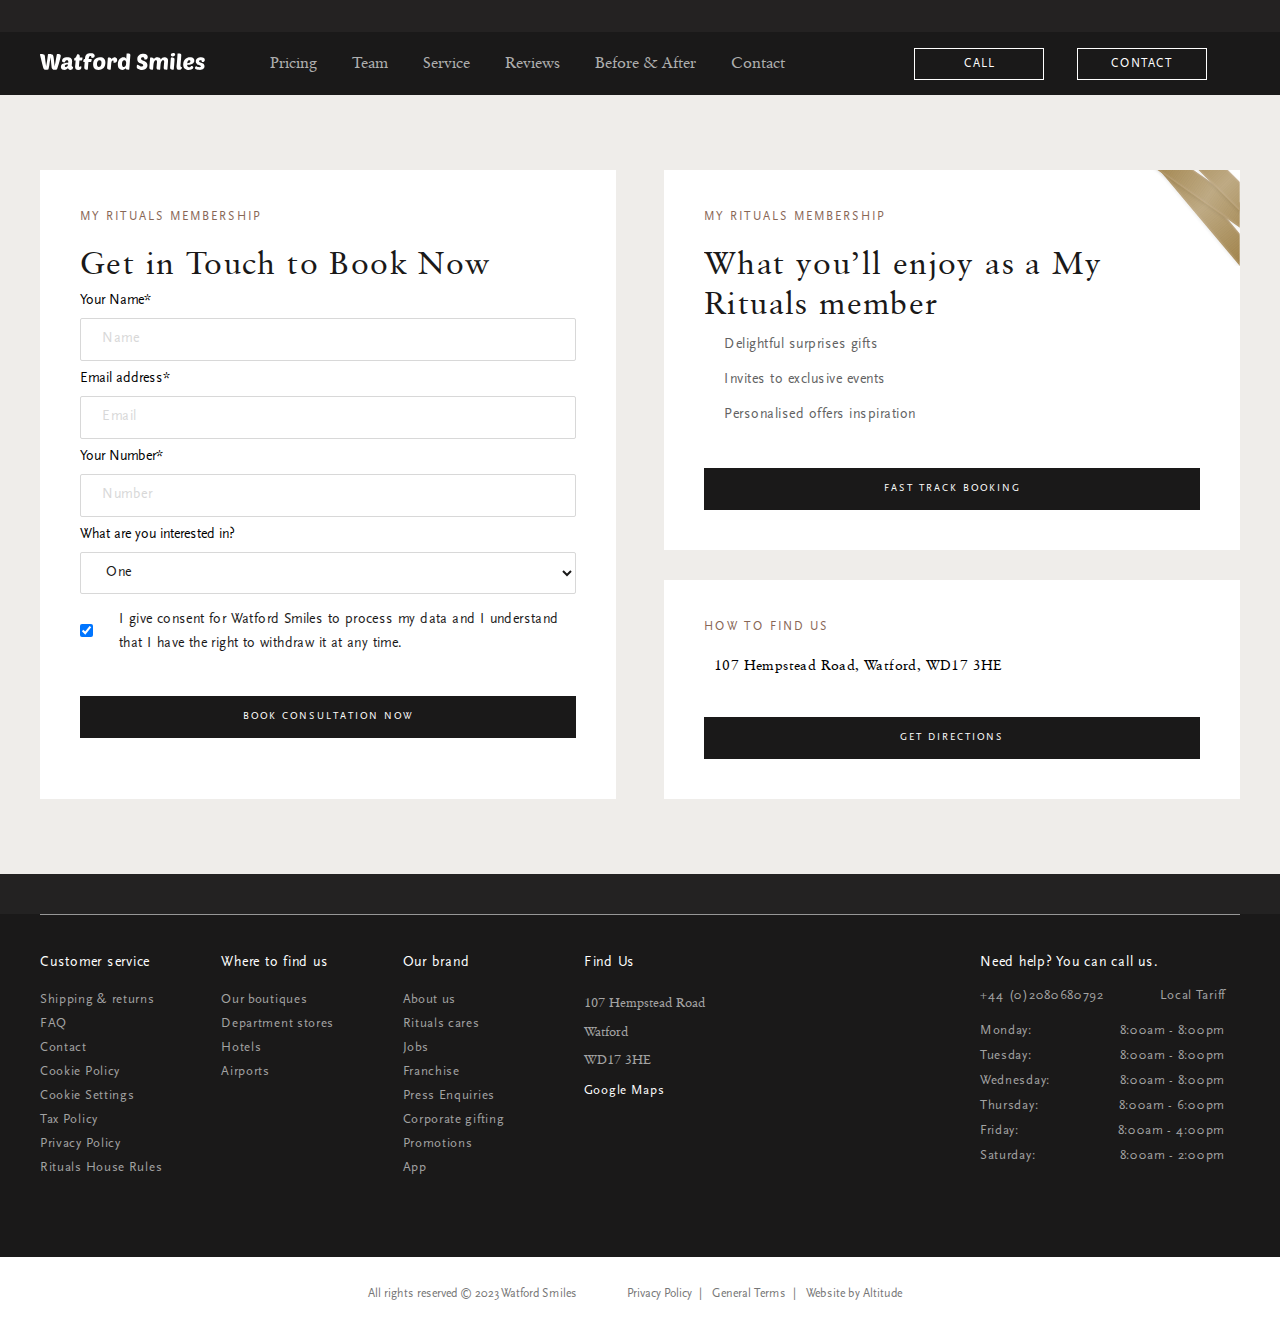
<file: contact.html>
<!DOCTYPE html>
<html lang="en">

<head>
    <meta charset="UTF-8">
    <meta http-equiv="X-UA-Compatible" content="IE=edge">
    <meta name="viewport" content="width=device-width, initial-scale=1.0">
    <title>Dental Website</title>
    <link rel="stylesheet" href="https://cdn.jsdelivr.net/npm/swiper@8/swiper-bundle.min.css" />
    <link rel="stylesheet" href="style/fonts.css">
    <link rel="stylesheet" href="style/hamburgers.css">
    <link rel="stylesheet" href="style/style.css">
    <link rel="stylesheet" href="https://cdnjs.cloudflare.com/ajax/libs/font-awesome/6.2.1/css/all.min.css"
        integrity="sha512-MV7K8+y+gLIBoVD59lQIYicR65iaqukzvf/nwasF0nqhPay5w/9lJmVM2hMDcnK1OnMGCdVK+iQrJ7lzPJQd1w=="
        crossorigin="anonymous" referrerpolicy="no-referrer" />
</head>

<body>

    <!-- MENU -->
    <div class="menu">
        <div class="topMenu"></div>
        <div class="menuWrapper">
            <div class="menuList">
                <nav>
                    <ul>
                        <li>
                            <a href="/dental/index.html"><img id="header-logo" src="images/logotype.svg"
                                    alt="Logotype"></a>
                        </li>
                        <li class="menuItem"><a class="menuLink" href="/dental/pricing.html">Pricing
                                <hr>
                            </a></li>
                        <li class="menuItem"><a class="menuLink" href="/dental/team.html">Team
                                <hr>
                            </a></li>
                        <li class="menuItem"><a class="menuLink" href="/dental/service.html">Service
                                <hr>
                            </a></li>
                        <li class="menuItem"><a class="menuLink" href="/dental/reviews.html">Reviews
                                <hr>
                            </a></li>
                        <li class="menuItem"><a class="menuLink" href="/dental/before_after.html">Before & After
                                <hr>
                            </a></li>
                        <li class="menuItem"><a class="menuLink" href="/dental/contact.html">Contact
                                <hr>
                            </a></li>
                    </ul>

                    <ul class="menuButtons">
                        <li><a href="#"><button class="blackButton">CALL</button></a></li>
                        <li><a href="/dental/contact.html"><button class="blackButton">CONTACT</button></a></li>
                    </ul>

                    <button class="hamburger hamburger--spring" type="button">
                        <span class="hamburger-box">
                            <span class="hamburger-inner"></span>
                        </span>
                    </button>

                    <div class="mobileMenu">
                        <div class="container">
                            <ul>
                                <li class="menuItem"><a class="menuLink" href="/dental/pricing.html">Pricing</a></li>
                                <li class="menuItem"><a class="menuLink" href="/dental/team.html">Team</a></li>
                                <li class="menuItem"><a class="menuLink" href="/dental/service.html">Service</a></li>
                                <li class="menuItem"><a class="menuLink" href="/dental/reviews.html">Reviews</a></li>
                                <li class="menuItem"><a class="menuLink" href="/dental/before_after.html">Before & After</a></li>
                                <li class="menuItem"><a class="menuLink" href="/dental/contact.html">Contact</a></li>
                            </ul>


                            <ul class="menuButtons">
                                <li><a href="#"><button class="blackButton">CALL</button></a></li>
                                <li><a href="/dental/contact.html"><button class="blackButton">CONTACT</button></a></li>
                            </ul>
                        </div>
                    </div>
                </nav>
            </div>
        </div>
    </div>

    <!-- BODY -->

    <!-- CONTACT BLOCK -->

    <section class="contact contactPage">
        <div class="container">
            <div class="contactBody">
                <div class="contactLeft">
                    <p class="conctactBlockSubtitle">My Rituals Membership</p>
                    <p class="contactBlockTitle">Get in Touch to Book Now</p>

                    <div class="contactRow inputs">
                        <p>Your Name*</p>
                        <input type="text" placeholder="Name">
                    </div>

                    <div class="contactRow inputs">
                        <p>Email address*</p>
                        <input type="text" placeholder="Email">
                    </div>

                    <div class="contactRow inputs">
                        <p>Your Number*</p>
                        <input type="text" placeholder="Number">
                    </div>

                    <div class="contactRow">
                        <p>What are you interested in?</p>
                        <select name="contactSelect" id="contactSelect">
                            <option value="1">One</option>
                            <option value="2">Two</option>
                            <option value="3">Three</option>
                        </select>
                    </div>

                    <div class="contactRow contactSelect">
                        <input type="checkbox" name="messageCheckbox" id="messageCheckbox" checked="">
                        <label for="messageCheckbox" class="messageCheckboxText">I give consent for Watford Smiles to
                            process my data and I
                            understand that I have the right to withdraw it at any time.</label>
                    </div>

                    <button class="mainButton bookNow bookNowLeft">Book consultation now</button>
                </div>
                <div class="contactRightWrapper">
                    <div class="contactRight">
                        <p class="conctactBlockSubtitle">My Rituals Membership</p>
                        <p class="contactBlockTitle">What you’ll enjoy as a My Rituals member</p>

                        <ul class="benefits-list">
                            <li>
                                <i class="fa-solid fa-check"></i>
                                <span>Delightful surprises gifts</span>
                            </li>
                            <li>
                                <i class="fa-solid fa-check"></i>
                                <span>Invites to exclusive events</span>
                            </li>
                            <li>
                                <i class="fa-solid fa-check"></i>
                                <span>Personalised offers inspiration</span>
                            </li>
                        </ul>

                        <button class="mainButton bookNow">Fast track booking</button>
                    </div>

                    <div class="contactRight rightBlock">
                        <p class="conctactBlockSubtitle">HOW TO FIND US</p>
                        <div class="howToFindBlock">
                            <i class="fa-solid fa-circle-check"></i>
                            <p>107 Hempstead Road, Watford, WD17 3HE</p>
                        </div>
                        <button class="mainButton bookNow">Get Directions</button>
                    </div>
                </div>

            </div>
        </div>
    </section>

    <div class="preFooter" style="position: relative"></div>

    <!-- BODY END -->
    <!-- FOOTER -->
    <footer>
        <div class="footerBody">
            <div class="footerLinks">
                <div>
                    <p class="footerLinkTitle">Customer service</p>

                    <ul>
                        <li><a href="#">Shipping & returns</a></li>
                        <li><a href="#">FAQ</a></li>
                        <li><a href="#">Contact</a></li>
                        <li><a href="#">Cookie Policy</a></li>
                        <li><a href="#">Cookie Settings</a></li>
                        <li><a href="#">Tax Policy</a></li>
                        <li><a href="#">Privacy Policy</a></li>
                        <li><a href="#">Rituals House Rules</a></li>
                    </ul>
                </div>
                <div>
                    <p class="footerLinkTitle">Where to find us</p>
                    <ul>
                        <li><a href="#">Our boutiques</a></li>
                        <li><a href="#">Department stores</a></li>
                        <li><a href="#">Hotels</a></li>
                        <li><a href="#">Airports</a></li>
                    </ul>
                </div>
                <div>
                    <p class="footerLinkTitle">Our brand</p>
                    <ul>
                        <li><a href="#">About us</a></li>
                        <li><a href="#">Rituals cares</a></li>
                        <li><a href="#">Jobs</a></li>
                        <li><a href="#">Franchise</a></li>
                        <li><a href="#">Press Enquiries</a></li>
                        <li><a href="#">Corporate gifting</a></li>
                        <li><a href="#">Promotions</a></li>
                        <li><a href="#">App</a></li>
                    </ul>
                </div>

                <div>
                    <p class="footerLinkTitle">Find Us</p>
                    <ul class="adress">
                        <li>
                            <p>107 Hempstead Road <br> Watford <br> WD17 3HE</p>
                        </li>
                        <li><a class="googleMapsLink" href="https://goo.gl/maps/o9dTjN5i8wTojFex8"
                                target="_blank">Google Maps</a></li>
                    </ul>
                </div>
            </div>
            <div class="footerInfo">
                <p class="footerLinkTitle">Need help? You can call us.</p>

                <ul class="timeList">
                    <li class="phoneNumber">
                        <p>+44 (0)2080680792</p>
                        <p>Local Tariff</p>
                    </li>
                    <li>
                        <p>Monday:</p>
                        <p>8:00am - 8:00pm</p>
                    </li>
                    <li>
                        <p>Tuesday:</p>
                        <p>8:00am - 8:00pm</p>
                    </li>
                    <li>
                        <p>Wednesday:</p>
                        <p>8:00am - 8:00pm</p>
                    </li>
                    <li>
                        <p>Thursday:</p>
                        <p>8:00am - 6:00pm</p>
                    </li>
                    <li>
                        <p>Friday:</p>
                        <p>8:00am - 4:00pm</p>
                    </li>
                    <li>
                        <p>Saturday:</p>
                        <p>8:00am - 2:00pm</p>
                    </li>
                </ul>

                <div class="footerMedia">
                    <a href="#"><i class="fa-brands fa-square-facebook"></i></a>
                    <a href="#"><i class="fa-brands fa-instagram"></i></a>
                </div>
            </div>
        </div>

        <div class="footerBottom">
            <p>All rights reserved © 2023 Watford Smiles</p>
            <ul>
                <li><a href="#">Privacy Policy</a></li>
                <li><a href="#">General Terms</a></li>
                <li><a href="#">Website by Altitude</a></li>
            </ul>
        </div>
    </footer>
</body>
<script src="https://code.jquery.com/jquery-3.6.3.min.js"
    integrity="sha256-pvPw+upLPUjgMXY0G+8O0xUf+/Im1MZjXxxgOcBQBXU=" crossorigin="anonymous"></script>
<script src="https://cdn.jsdelivr.net/npm/swiper@8/swiper-bundle.min.js"></script>
<script src="js/main.js"></script>

</html>
</file>
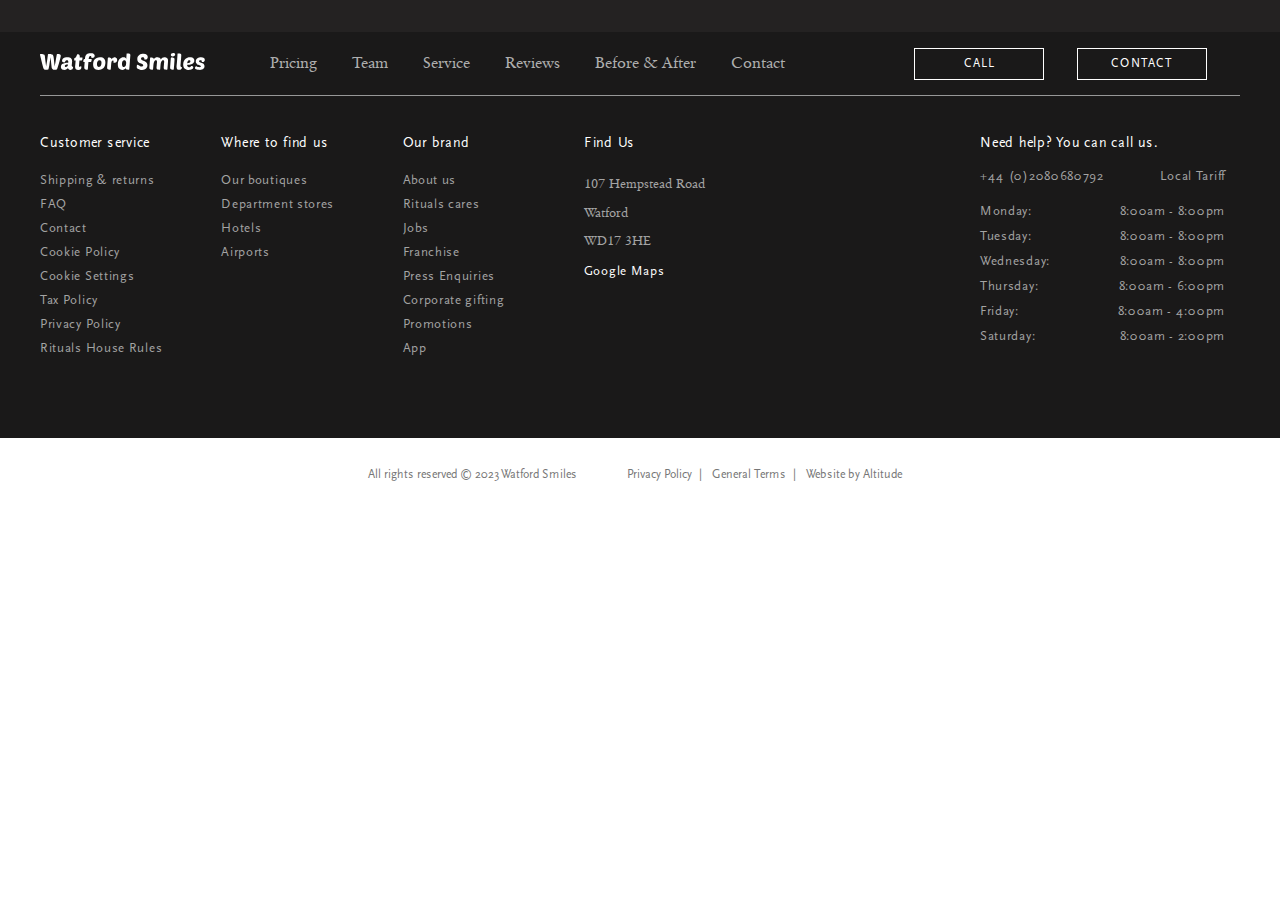
<file: example.html>
<!DOCTYPE html>
<html lang="en">

<head>
    <meta charset="UTF-8">
    <meta http-equiv="X-UA-Compatible" content="IE=edge">
    <meta name="viewport" content="width=device-width, initial-scale=1.0">
    <title>Dental Website</title>
    <link rel="stylesheet" href="https://cdn.jsdelivr.net/npm/swiper@8/swiper-bundle.min.css" />
    <link rel="stylesheet" href="style/fonts.css">
    <link rel="stylesheet" href="style/style.css">
    <link rel="stylesheet" href="https://cdnjs.cloudflare.com/ajax/libs/font-awesome/6.2.1/css/all.min.css"
        integrity="sha512-MV7K8+y+gLIBoVD59lQIYicR65iaqukzvf/nwasF0nqhPay5w/9lJmVM2hMDcnK1OnMGCdVK+iQrJ7lzPJQd1w=="
        crossorigin="anonymous" referrerpolicy="no-referrer" />
</head>

<body>

    <!-- MENU -->
    <div class="menu">
        <div class="topMenu"></div>
        <div class="menuWrapper">
            <div class="menuList">
                <nav>
                    <ul>
                        <li>
                            <a href="/dental/index.html"><img id="header-logo" src="images/logotype.svg" alt="Logotype"></a>
                        </li>
                        <li class="menuItem"><a class="menuLink" href="/dental/pricing.html">Pricing
                                <hr>
                            </a></li>
                        <li class="menuItem"><a class="menuLink" href="/dental/team.html">Team
                                <hr>
                            </a></li>
                        <li class="menuItem"><a class="menuLink" href="/dental/service.html">Service
                                <hr>
                            </a></li>
                        <li class="menuItem"><a class="menuLink" href="/dental/reviews.html">Reviews
                                <hr>
                            </a></li>
                        <li class="menuItem"><a class="menuLink" href="/dental/before_after.html">Before & After
                                <hr>
                            </a></li>
                        <li class="menuItem"><a class="menuLink" href="/dental/contact.html">Contact
                                <hr>
                            </a></li>
                    </ul>

                    <ul class="menuButtons">
                        <li><a href="#"><button class="blackButton">CALL</button></a></li>
                        <li><a href="/dental/contact.html"><button class="blackButton">CONTACT</button></a></li>
                    </ul>
                </nav>
            </div>
        </div>
    </div>
    <!-- BODY -->



    <!-- BODY END -->
    <!-- FOOTER -->
    <footer>
        <div class="footerBody">
            <div class="footerLinks">
                <div>
                    <p class="footerLinkTitle">Customer service</p>

                    <ul>
                        <li><a href="#">Shipping & returns</a></li>
                        <li><a href="#">FAQ</a></li>
                        <li><a href="#">Contact</a></li>
                        <li><a href="#">Cookie Policy</a></li>
                        <li><a href="#">Cookie Settings</a></li>
                        <li><a href="#">Tax Policy</a></li>
                        <li><a href="#">Privacy Policy</a></li>
                        <li><a href="#">Rituals House Rules</a></li>
                    </ul>
                </div>
                <div>
                    <p class="footerLinkTitle">Where to find us</p>
                    <ul>
                        <li><a href="#">Our boutiques</a></li>
                        <li><a href="#">Department stores</a></li>
                        <li><a href="#">Hotels</a></li>
                        <li><a href="#">Airports</a></li>
                    </ul>
                </div>
                <div>
                    <p class="footerLinkTitle">Our brand</p>
                    <ul>
                        <li><a href="#">About us</a></li>
                        <li><a href="#">Rituals cares</a></li>
                        <li><a href="#">Jobs</a></li>
                        <li><a href="#">Franchise</a></li>
                        <li><a href="#">Press Enquiries</a></li>
                        <li><a href="#">Corporate gifting</a></li>
                        <li><a href="#">Promotions</a></li>
                        <li><a href="#">App</a></li>
                    </ul>
                </div>

                <div>
                    <p class="footerLinkTitle">Find Us</p>
                    <ul class="adress">
                        <li>
                            <p>107 Hempstead Road <br> Watford <br> WD17 3HE</p>
                        </li>
                        <li><a class="googleMapsLink" href="https://goo.gl/maps/o9dTjN5i8wTojFex8"
                                target="_blank">Google Maps</a></li>
                    </ul>
                </div>
            </div>
            <div class="footerInfo">
                <p class="footerLinkTitle">Need help? You can call us.</p>

                <ul class="timeList">
                    <li class="phoneNumber">
                        <p>+44 (0)2080680792</p>
                        <p>Local Tariff</p>
                    </li>
                    <li>
                        <p>Monday:</p>
                        <p>8:00am - 8:00pm</p>
                    </li>
                    <li>
                        <p>Tuesday:</p>
                        <p>8:00am - 8:00pm</p>
                    </li>
                    <li>
                        <p>Wednesday:</p>
                        <p>8:00am - 8:00pm</p>
                    </li>
                    <li>
                        <p>Thursday:</p>
                        <p>8:00am - 6:00pm</p>
                    </li>
                    <li>
                        <p>Friday:</p>
                        <p>8:00am - 4:00pm</p>
                    </li>
                    <li>
                        <p>Saturday:</p>
                        <p>8:00am - 2:00pm</p>
                    </li>
                </ul>

                <div class="footerMedia">
                    <a href="#"><i class="fa-brands fa-square-facebook"></i></a>
                    <a href="#"><i class="fa-brands fa-instagram"></i></a>
                </div>
            </div>
        </div>

        <div class="footerBottom">
            <p>All rights reserved © 2023 Watford Smiles</p>
            <ul>
                <li><a href="#">Privacy Policy</a></li>
                <li><a href="#">General Terms</a></li>
                <li><a href="#">Website by Altitude</a></li>
            </ul>
        </div>
    </footer>
</body>
<script src="https://code.jquery.com/jquery-3.6.3.min.js"
    integrity="sha256-pvPw+upLPUjgMXY0G+8O0xUf+/Im1MZjXxxgOcBQBXU=" crossorigin="anonymous"></script>
<script src="https://cdn.jsdelivr.net/npm/swiper@8/swiper-bundle.min.js"></script>
<script src="js/main.js"></script>

</html>
</file>
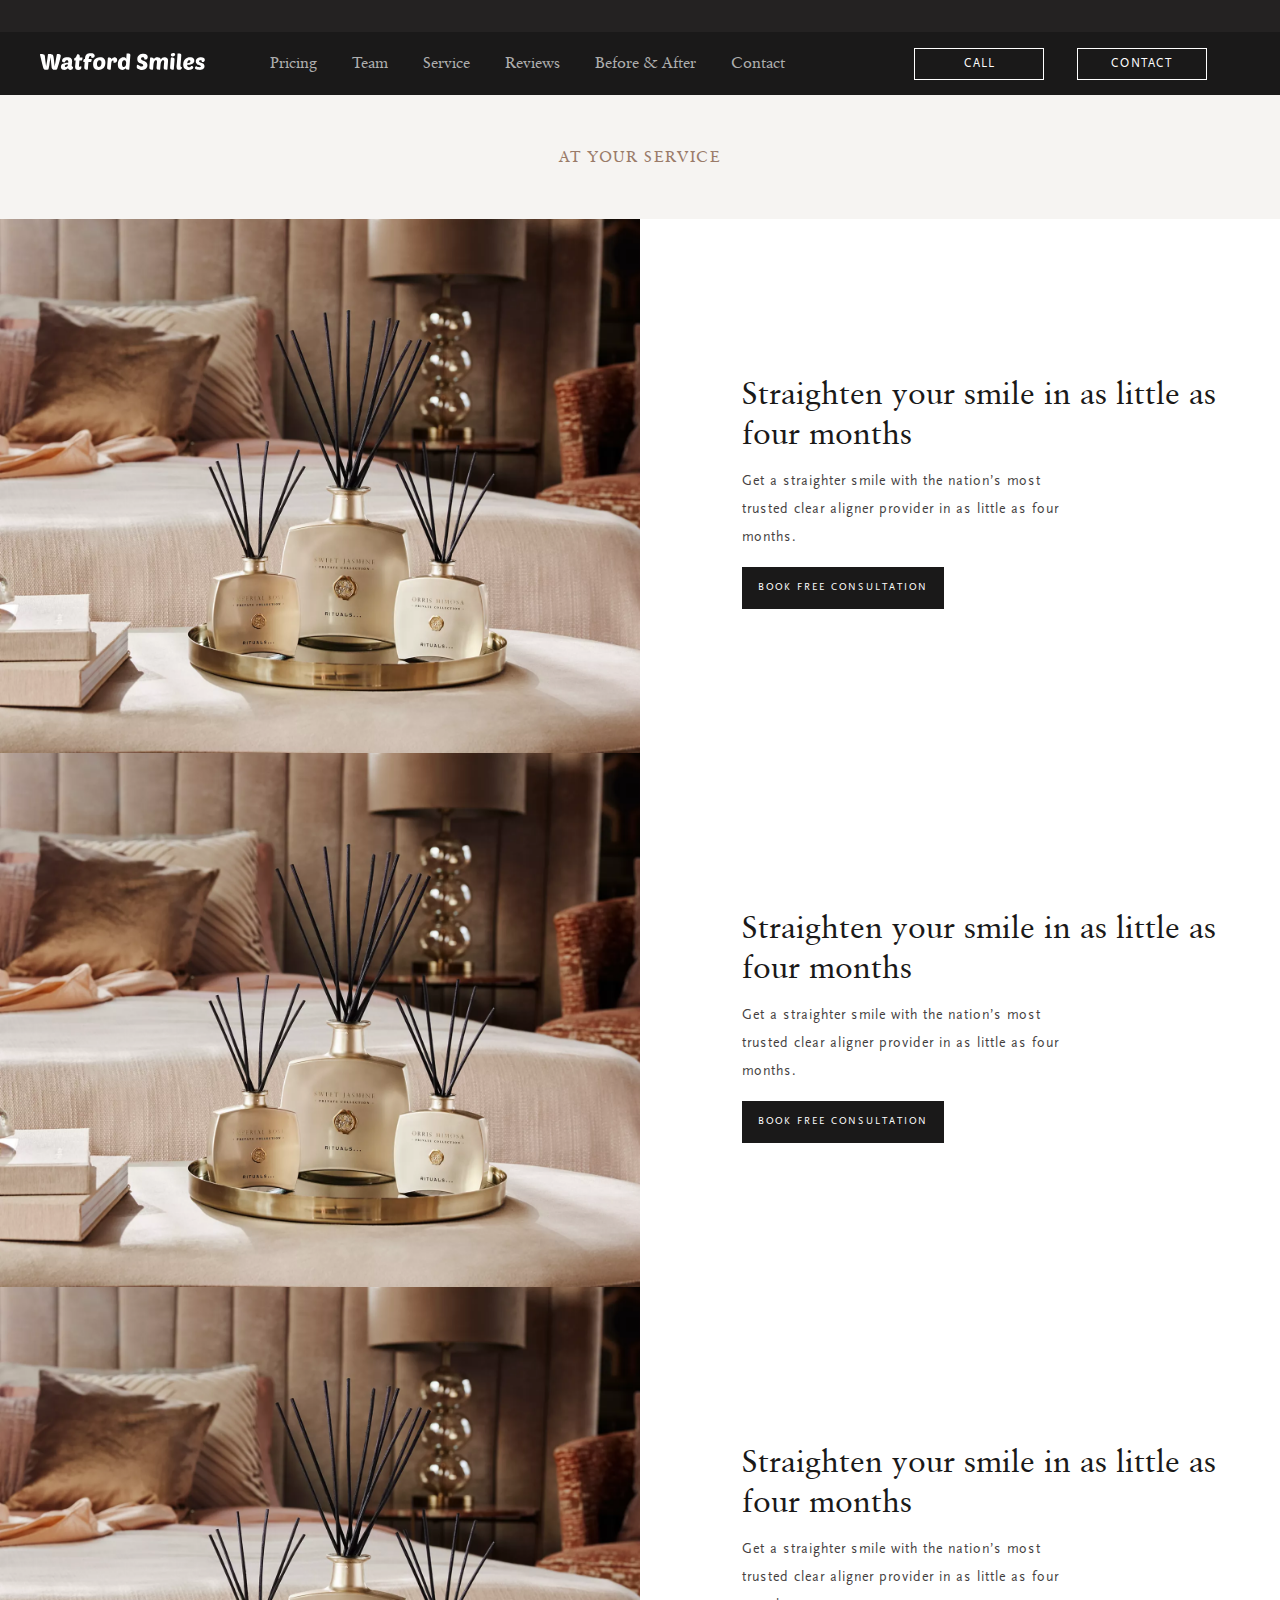
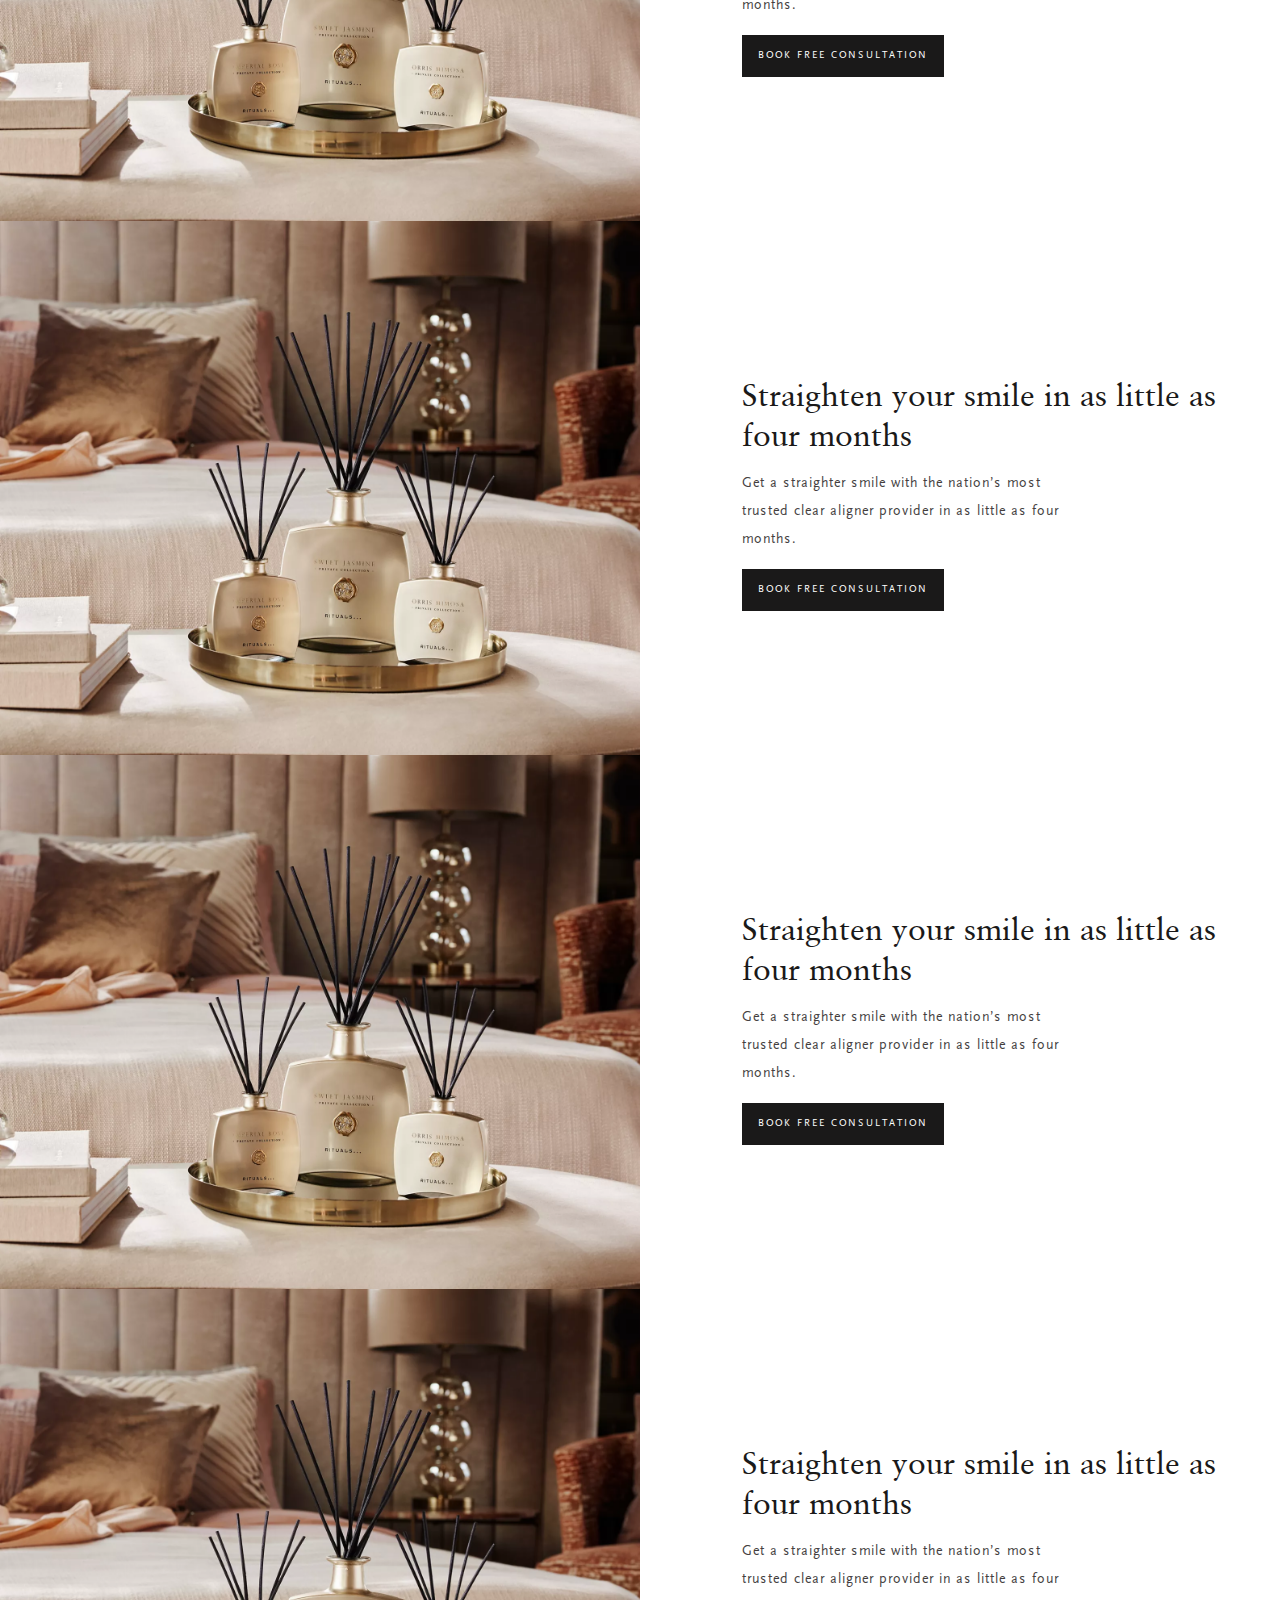
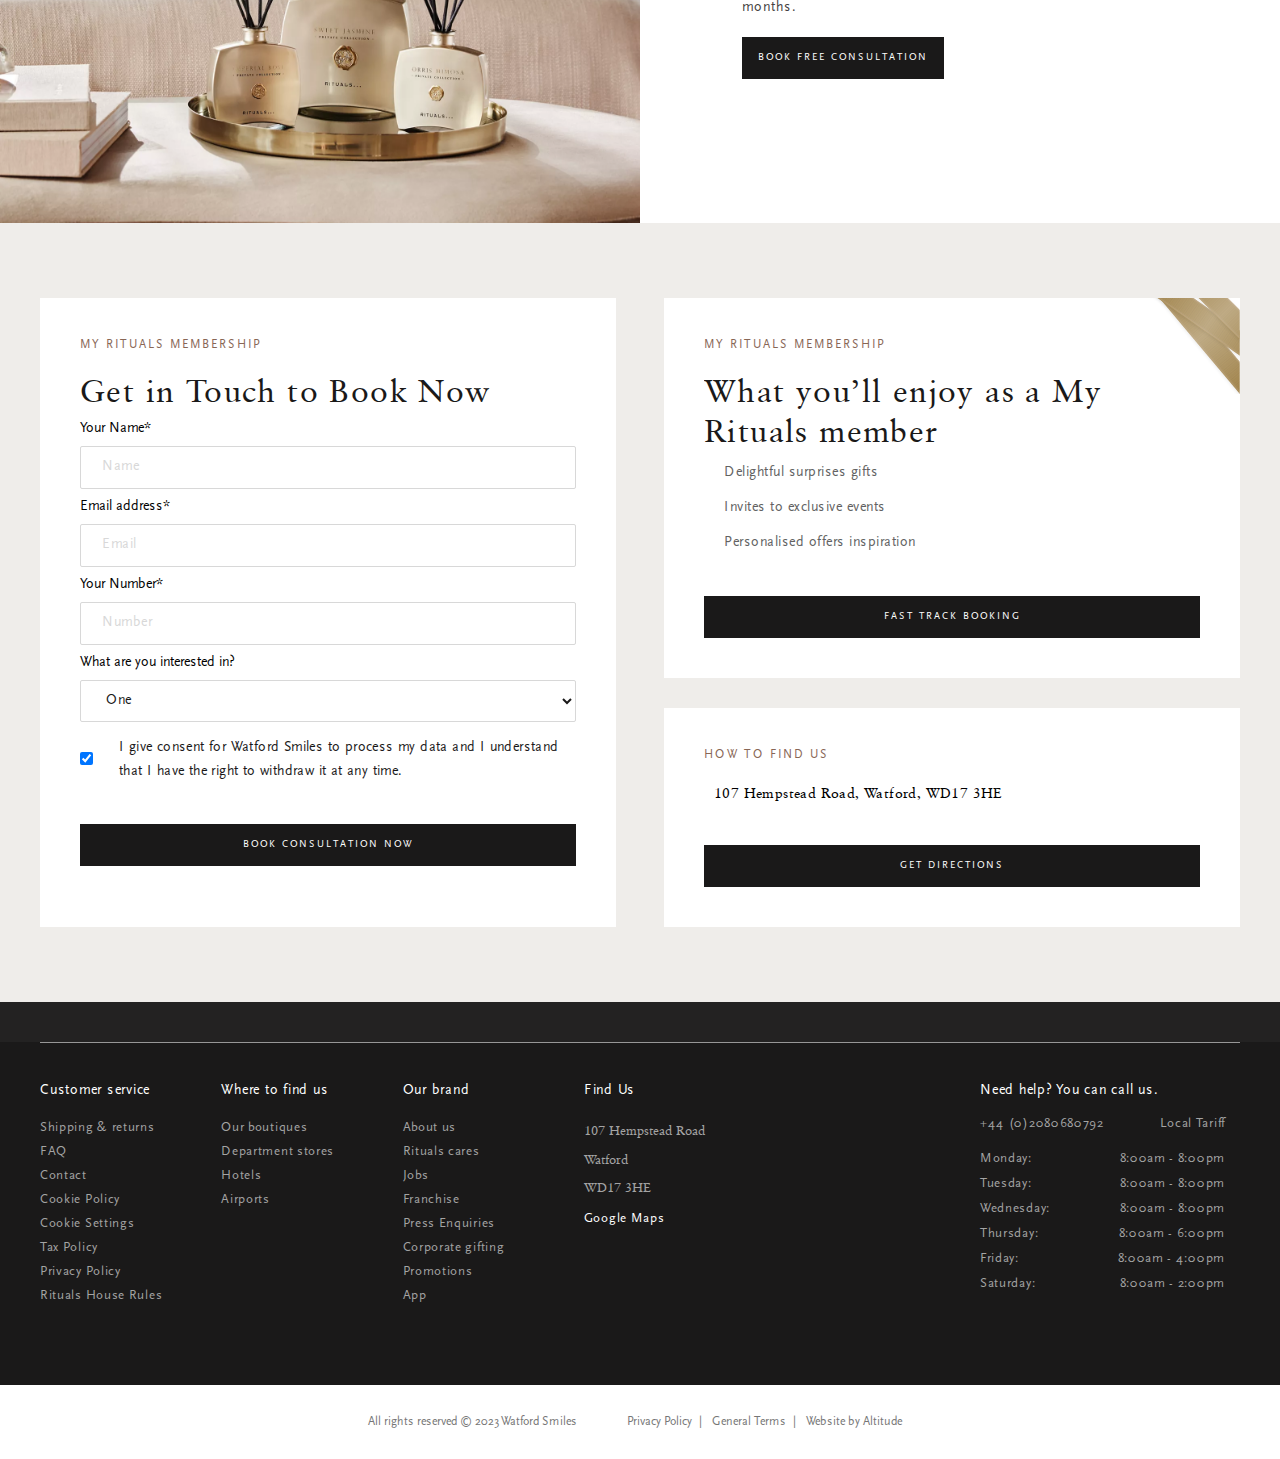
<file: general.html>
<!DOCTYPE html>
<html lang="en">

<head>
    <meta charset="UTF-8">
    <meta http-equiv="X-UA-Compatible" content="IE=edge">
    <meta name="viewport" content="width=device-width, initial-scale=1.0">
    <title>Dental Website</title>
    <link rel="stylesheet" href="https://cdn.jsdelivr.net/npm/swiper@8/swiper-bundle.min.css" />
    <link rel="stylesheet" href="style/fonts.css">
    <link rel="stylesheet" href="style/hamburgers.css">
    <link rel="stylesheet" href="style/style.css">
    <link rel="stylesheet" href="https://cdnjs.cloudflare.com/ajax/libs/font-awesome/6.2.1/css/all.min.css"
        integrity="sha512-MV7K8+y+gLIBoVD59lQIYicR65iaqukzvf/nwasF0nqhPay5w/9lJmVM2hMDcnK1OnMGCdVK+iQrJ7lzPJQd1w=="
        crossorigin="anonymous" referrerpolicy="no-referrer" />
</head>

<body>

     <!-- MENU -->
     <div class="menu">
        <div class="topMenu"></div>
        <div class="menuWrapper">
            <div class="menuList">
                <nav>
                    <ul>
                        <li>
                            <a href="/dental/index.html"><img id="header-logo" src="images/logotype.svg"
                                    alt="Logotype"></a>
                        </li>
                        <li class="menuItem"><a class="menuLink" href="/dental/pricing.html">Pricing
                                <hr>
                            </a></li>
                        <li class="menuItem"><a class="menuLink" href="/dental/team.html">Team
                                <hr>
                            </a></li>
                        <li class="menuItem"><a class="menuLink" href="/dental/service.html">Service
                                <hr>
                            </a></li>
                        <li class="menuItem"><a class="menuLink" href="/dental/reviews.html">Reviews
                                <hr>
                            </a></li>
                        <li class="menuItem"><a class="menuLink" href="/dental/before_after.html">Before & After
                                <hr>
                            </a></li>
                        <li class="menuItem"><a class="menuLink" href="/dental/contact.html">Contact
                                <hr>
                            </a></li>
                    </ul>

                    <ul class="menuButtons">
                        <li><a href="#"><button class="blackButton">CALL</button></a></li>
                        <li><a href="/dental/contact.html"><button class="blackButton">CONTACT</button></a></li>
                    </ul>

                    <button class="hamburger hamburger--spring" type="button">
                        <span class="hamburger-box">
                            <span class="hamburger-inner"></span>
                        </span>
                    </button>

                    <div class="mobileMenu">
                        <div class="container">
                            <ul>
                                <li class="menuItem"><a class="menuLink" href="/dental/pricing.html">Pricing</a></li>
                                <li class="menuItem"><a class="menuLink" href="/dental/team.html">Team</a></li>
                                <li class="menuItem"><a class="menuLink" href="/dental/service.html">Service</a></li>
                                <li class="menuItem"><a class="menuLink" href="/dental/reviews.html">Reviews</a></li>
                                <li class="menuItem"><a class="menuLink" href="/dental/before_after.html">Before & After</a></li>
                                <li class="menuItem"><a class="menuLink" href="/dental/contact.html">Contact</a></li>
                            </ul>


                            <ul class="menuButtons">
                                <li><a href="#"><button class="blackButton">CALL</button></a></li>
                                <li><a href="/dental/contact.html"><button class="blackButton">CONTACT</button></a></li>
                            </ul>
                        </div>
                    </div>
                </nav>
            </div>
        </div>
    </div>

    <!-- SERVICE -->

    <section class="serviceWrapper">
        <h1>AT YOUR SERVICE</h1>
    </section>

    <!-- BLOCKS -->

    <div class="generalBlocks">
        <div class="generalBlock">
            <img src="images/services_img.webp" alt="Services">
            <div class="generalBlockText">
                <p class="joinTextTitle">Straighten your smile in as little as four months</p>
                <p class="itemBlockDesc">Get a straighter smile with the nation’s most trusted clear aligner provider in as little as four months.</p>
                <button class="mainButton generalBlockButton">Book Free Consultation</button>
            </div>
        </div>
        <div class="generalBlock">
            <img src="images/services_img.webp" alt="Services">
            <div class="generalBlockText">
                <p class="joinTextTitle">Straighten your smile in as little as four months</p>
                <p class="itemBlockDesc">Get a straighter smile with the nation’s most trusted clear aligner provider in as little as four months.</p>
                <button class="mainButton generalBlockButton">Book Free Consultation</button>
            </div>
        </div>
        <div class="generalBlock">
            <img src="images/services_img.webp" alt="Services">
            <div class="generalBlockText">
                <p class="joinTextTitle">Straighten your smile in as little as four months</p>
                <p class="itemBlockDesc">Get a straighter smile with the nation’s most trusted clear aligner provider in as little as four months.</p>
                <button class="mainButton generalBlockButton">Book Free Consultation</button>
            </div>
        </div>
        <div class="generalBlock">
            <img src="images/services_img.webp" alt="Services">
            <div class="generalBlockText">
                <p class="joinTextTitle">Straighten your smile in as little as four months</p>
                <p class="itemBlockDesc">Get a straighter smile with the nation’s most trusted clear aligner provider in as little as four months.</p>
                <button class="mainButton generalBlockButton">Book Free Consultation</button>
            </div>
        </div>
        <div class="generalBlock">
            <img src="images/services_img.webp" alt="Services">
            <div class="generalBlockText">
                <p class="joinTextTitle">Straighten your smile in as little as four months</p>
                <p class="itemBlockDesc">Get a straighter smile with the nation’s most trusted clear aligner provider in as little as four months.</p>
                <button class="mainButton generalBlockButton">Book Free Consultation</button>
            </div>
        </div>
        <div class="generalBlock">
            <img src="images/services_img.webp" alt="Services">
            <div class="generalBlockText">
                <p class="joinTextTitle">Straighten your smile in as little as four months</p>
                <p class="itemBlockDesc">Get a straighter smile with the nation’s most trusted clear aligner provider in as little as four months.</p>
                <button class="mainButton generalBlockButton">Book Free Consultation</button>
            </div>
        </div>
    </div>

    <!-- CONTACT BLOCK -->

    <section class="contact contactPage">
        <div class="container">
            <div class="contactBody">
                <div class="contactLeft">
                    <p class="conctactBlockSubtitle">My Rituals Membership</p>
                    <p class="contactBlockTitle">Get in Touch to Book Now</p>

                    <div class="contactRow inputs">
                        <p>Your Name*</p>
                        <input type="text" placeholder="Name">
                    </div>

                    <div class="contactRow inputs">
                        <p>Email address*</p>
                        <input type="text" placeholder="Email">
                    </div>

                    <div class="contactRow inputs">
                        <p>Your Number*</p>
                        <input type="text" placeholder="Number">
                    </div>

                    <div class="contactRow">
                        <p>What are you interested in?</p>
                        <select name="contactSelect" id="contactSelect">
                            <option value="1">One</option>
                            <option value="2">Two</option>
                            <option value="3">Three</option>
                        </select>
                    </div>

                    <div class="contactRow contactSelect">
                        <input type="checkbox" name="messageCheckbox" id="messageCheckbox" checked="">
                        <label for="messageCheckbox" class="messageCheckboxText">I give consent for Watford Smiles to
                            process my data and I
                            understand that I have the right to withdraw it at any time.</label>
                    </div>

                    <button class="mainButton bookNow bookNowLeft">Book consultation now</button>
                </div>
                <div class="contactRightWrapper">
                    <div class="contactRight">
                        <p class="conctactBlockSubtitle">My Rituals Membership</p>
                        <p class="contactBlockTitle">What you’ll enjoy as a My Rituals member</p>

                        <ul class="benefits-list">
                            <li>
                                <i class="fa-solid fa-check"></i>
                                <span>Delightful surprises gifts</span>
                            </li>
                            <li>
                                <i class="fa-solid fa-check"></i>
                                <span>Invites to exclusive events</span>
                            </li>
                            <li>
                                <i class="fa-solid fa-check"></i>
                                <span>Personalised offers inspiration</span>
                            </li>
                        </ul>

                        <button class="mainButton bookNow">Fast track booking</button>
                    </div>

                    <div class="contactRight rightBlock">
                        <p class="conctactBlockSubtitle">HOW TO FIND US</p>
                        <div class="howToFindBlock">
                            <i class="fa-solid fa-circle-check"></i>
                            <p>107 Hempstead Road, Watford, WD17 3HE</p>
                        </div>
                        <button class="mainButton bookNow">Get Directions</button>
                    </div>
                </div>

            </div>
        </div>
    </section>

    <div class="preFooter" style="position: relative"></div>

    <!-- FOOTER -->
    <footer>
        <div class="footerBody">
            <div class="footerLinks">
                <div>
                    <p class="footerLinkTitle">Customer service</p>

                    <ul>
                        <li><a href="#">Shipping & returns</a></li>
                        <li><a href="#">FAQ</a></li>
                        <li><a href="#">Contact</a></li>
                        <li><a href="#">Cookie Policy</a></li>
                        <li><a href="#">Cookie Settings</a></li>
                        <li><a href="#">Tax Policy</a></li>
                        <li><a href="#">Privacy Policy</a></li>
                        <li><a href="#">Rituals House Rules</a></li>
                    </ul>
                </div>
                <div>
                    <p class="footerLinkTitle">Where to find us</p>
                    <ul>
                        <li><a href="#">Our boutiques</a></li>
                        <li><a href="#">Department stores</a></li>
                        <li><a href="#">Hotels</a></li>
                        <li><a href="#">Airports</a></li>
                    </ul>
                </div>
                <div>
                    <p class="footerLinkTitle">Our brand</p>
                    <ul>
                        <li><a href="#">About us</a></li>
                        <li><a href="#">Rituals cares</a></li>
                        <li><a href="#">Jobs</a></li>
                        <li><a href="#">Franchise</a></li>
                        <li><a href="#">Press Enquiries</a></li>
                        <li><a href="#">Corporate gifting</a></li>
                        <li><a href="#">Promotions</a></li>
                        <li><a href="#">App</a></li>
                    </ul>
                </div>

                <div>
                    <p class="footerLinkTitle">Find Us</p>
                    <ul class="adress">
                        <li>
                            <p>107 Hempstead Road <br> Watford <br> WD17 3HE</p>
                        </li>
                        <li><a class="googleMapsLink" href="https://goo.gl/maps/o9dTjN5i8wTojFex8"
                                target="_blank">Google Maps</a></li>
                    </ul>
                </div>
            </div>
            <div class="footerInfo">
                <p class="footerLinkTitle">Need help? You can call us.</p>

                <ul class="timeList">
                    <li class="phoneNumber">
                        <p>+44 (0)2080680792</p>
                        <p>Local Tariff</p>
                    </li>
                    <li>
                        <p>Monday:</p>
                        <p>8:00am - 8:00pm</p>
                    </li>
                    <li>
                        <p>Tuesday:</p>
                        <p>8:00am - 8:00pm</p>
                    </li>
                    <li>
                        <p>Wednesday:</p>
                        <p>8:00am - 8:00pm</p>
                    </li>
                    <li>
                        <p>Thursday:</p>
                        <p>8:00am - 6:00pm</p>
                    </li>
                    <li>
                        <p>Friday:</p>
                        <p>8:00am - 4:00pm</p>
                    </li>
                    <li>
                        <p>Saturday:</p>
                        <p>8:00am - 2:00pm</p>
                    </li>
                </ul>

                <div class="footerMedia">
                    <a href="#"><i class="fa-brands fa-square-facebook"></i></a>
                    <a href="#"><i class="fa-brands fa-instagram"></i></a>
                </div>
            </div>
        </div>

        <div class="footerBottom">
            <p>All rights reserved © 2023 Watford Smiles</p>
            <ul>
                <li><a href="#">Privacy Policy</a></li>
                <li><a href="#">General Terms</a></li>
                <li><a href="#">Website by Altitude</a></li>
            </ul>
        </div>
    </footer>
</body>
<script src="https://code.jquery.com/jquery-3.6.3.min.js"
    integrity="sha256-pvPw+upLPUjgMXY0G+8O0xUf+/Im1MZjXxxgOcBQBXU=" crossorigin="anonymous"></script>
<script src="https://cdn.jsdelivr.net/npm/swiper@8/swiper-bundle.min.js"></script>
<script src="js/main.js"></script>

</html>
</file>
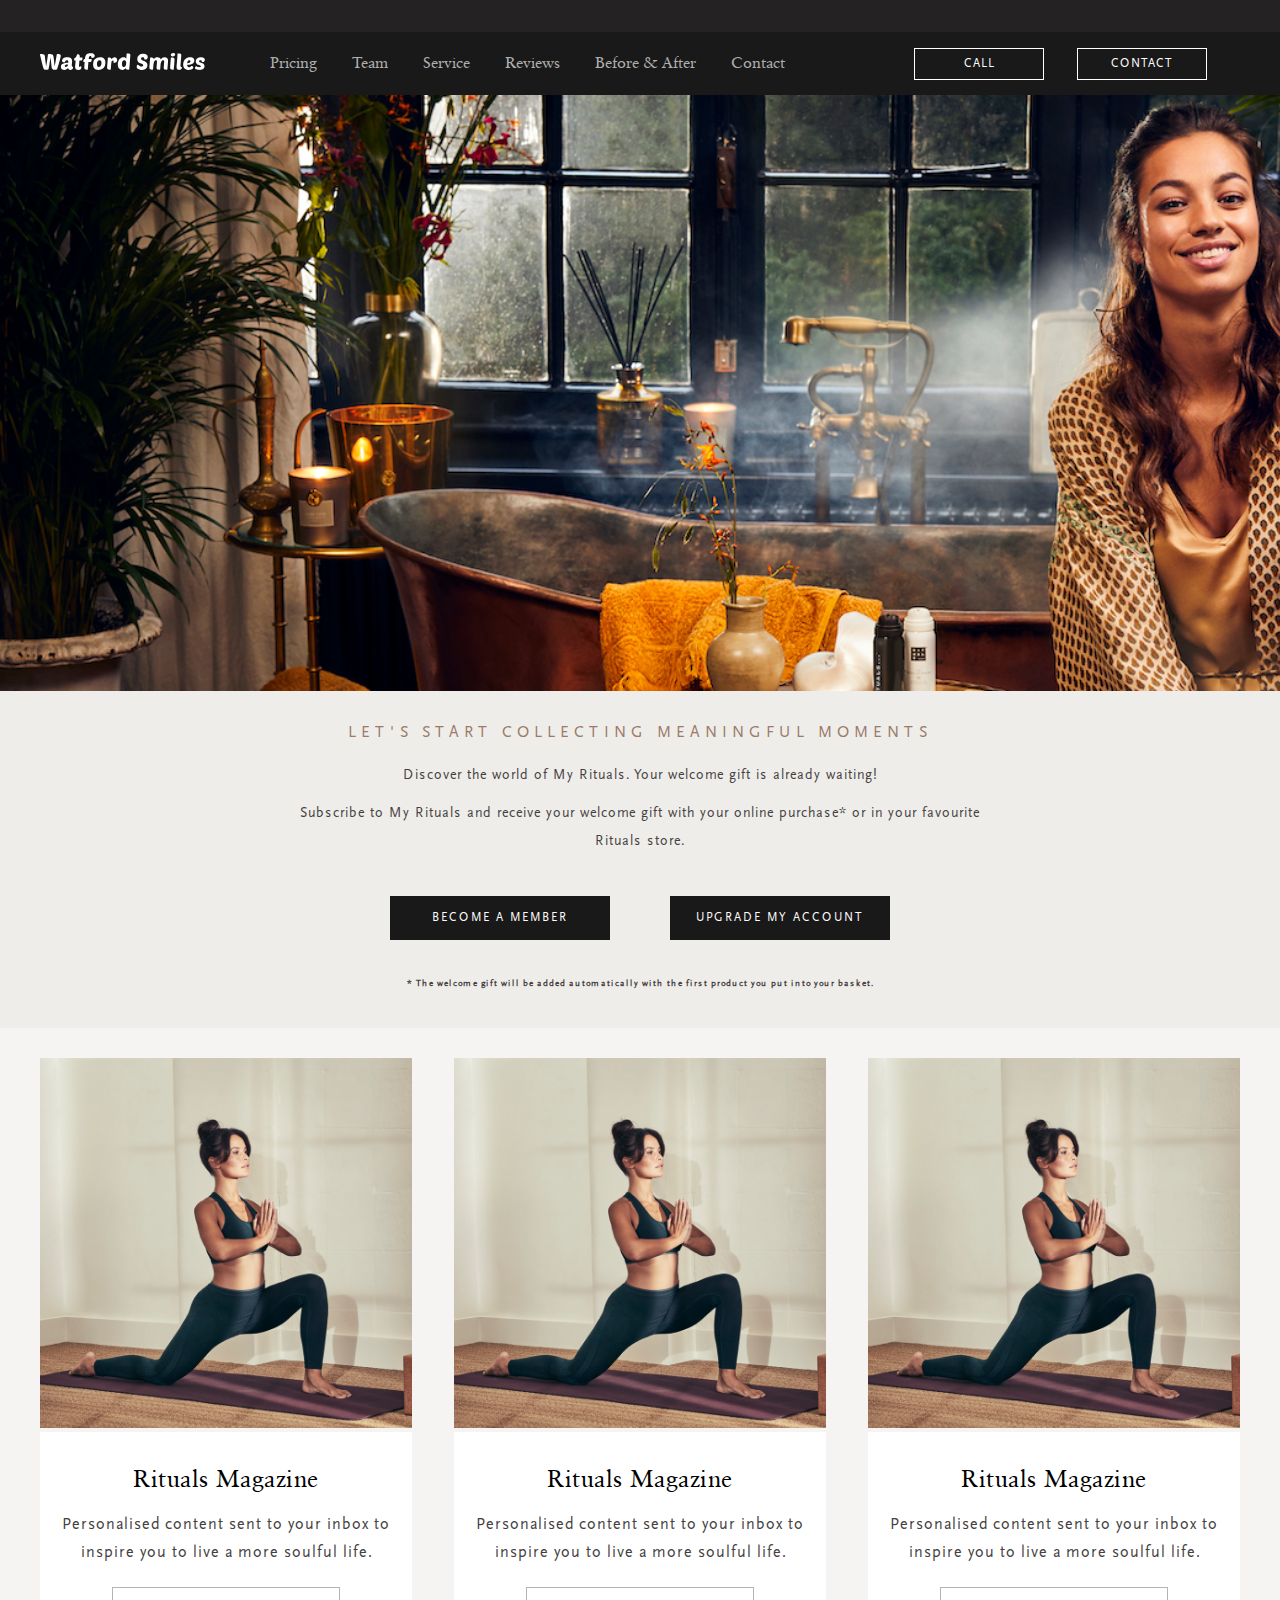
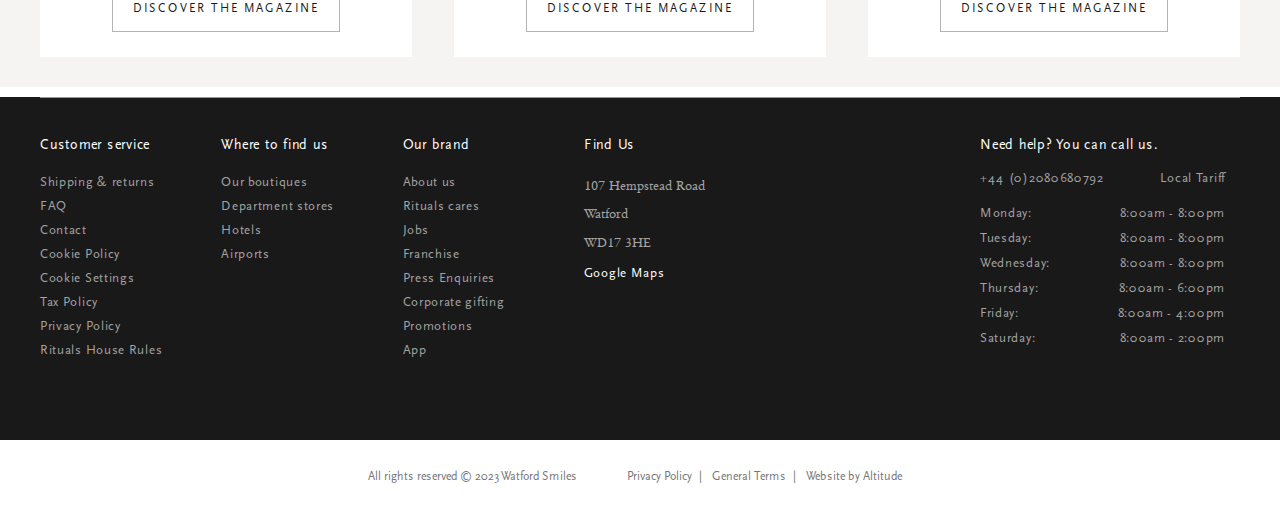
<file: membership.html>
<!DOCTYPE html>
<html lang="en">

<head>
    <meta charset="UTF-8">
    <meta http-equiv="X-UA-Compatible" content="IE=edge">
    <meta name="viewport" content="width=device-width, initial-scale=1.0">
    <title>Dental Website</title>
    <link rel="stylesheet" href="https://cdn.jsdelivr.net/npm/swiper@8/swiper-bundle.min.css" />
    <link rel="stylesheet" href="style/fonts.css">
    <link rel="stylesheet" href="style/hamburgers.css">
    <link rel="stylesheet" href="style/style.css">
    <link rel="stylesheet" href="https://cdnjs.cloudflare.com/ajax/libs/font-awesome/6.2.1/css/all.min.css"
        integrity="sha512-MV7K8+y+gLIBoVD59lQIYicR65iaqukzvf/nwasF0nqhPay5w/9lJmVM2hMDcnK1OnMGCdVK+iQrJ7lzPJQd1w=="
        crossorigin="anonymous" referrerpolicy="no-referrer" />
</head>

<body>

    <!-- MENU -->
    <div class="menu">
        <div class="topMenu"></div>
        <div class="menuWrapper">
            <div class="menuList">
                <nav>

                    <button class="hamburger hamburger--spring" type="button">
                        <span class="hamburger-box">
                            <span class="hamburger-inner"></span>
                        </span>
                    </button>

                    <ul>
                        <li>
                            <a href="/dental/index.html"><img id="header-logo" src="images/logotype.svg"
                                    alt="Logotype"></a>
                        </li>
                        <li class="menuItem"><a class="menuLink" href="/dental/pricing.html">Pricing
                                <hr>
                            </a></li>
                        <li class="menuItem"><a class="menuLink" href="/dental/team.html">Team
                                <hr>
                            </a></li>
                        <li class="menuItem"><a class="menuLink" href="/dental/service.html">Service
                                <hr>
                            </a></li>
                        <li class="menuItem"><a class="menuLink" href="/dental/reviews.html">Reviews
                                <hr>
                            </a></li>
                        <li class="menuItem"><a class="menuLink" href="/dental/before_after.html">Before & After
                                <hr>
                            </a></li>
                        <li class="menuItem"><a class="menuLink" href="/dental/contact.html">Contact
                                <hr>
                            </a></li>
                    </ul>

                    <div class="headerMobilePhone">
                        <a href="tel:+44 (0)2080680792"><i class="fa-solid fa-phone"></i></a>
                    </div>

                    <ul class="menuButtons">
                        <li><a href="#"><button class="blackButton">CALL</button></a></li>
                        <li><a href="/dental/contact.html"><button class="blackButton">CONTACT</button></a></li>
                    </ul>



                    <div class="mobileMenu">
                        <div class="container">
                            <ul>
                                <li class="menuItem"><a class="menuLink" href="/dental/pricing.html">Pricing</a></li>
                                <li class="menuItem"><a class="menuLink" href="/dental/team.html">Team</a></li>
                                <li class="menuItem"><a class="menuLink" href="/dental/service.html">Service</a></li>
                                <li class="menuItem"><a class="menuLink" href="/dental/reviews.html">Reviews</a></li>
                                <li class="menuItem"><a class="menuLink" href="/dental/before_after.html">Before &
                                        After</a></li>
                                <li class="menuItem"><a class="menuLink" href="/dental/contact.html">Contact</a></li>
                            </ul>


                            <ul class="menuButtons">
                                <li><a href="#"><button class="blackButton">CALL</button></a></li>
                                <li><a href="/dental/contact.html"><button class="blackButton">CONTACT</button></a></li>
                            </ul>
                        </div>
                    </div>
                </nav>
            </div>
        </div>
    </div>

    <!-- HEADER -->

    <section class="header membership">
        <div class="container">
        </div>
    </section>

    <!-- MEMBERSHIP CONTENT -->

    <div class="membershipContent">
        <div class="container">
            <h1>LET'S START COLLECTING MEANINGFUL MOMENTS</h1>
            <p>Discover the world of My Rituals. Your welcome gift is already waiting!</p>
            <p>Subscribe to My Rituals and receive your welcome gift with your online purchase* or in your favourite
                Rituals
                store.</p>

            <div class="membershipButtons">
                <a href="#">
                    <button>Become a member</button>
                </a>

                <a href="#">
                    <button>Upgrade my account</button>
                </a>
            </div>

            <p class="membershipSmallText">* The welcome gift will be added automatically with the first product you put
                into your basket.</p>
        </div>
    </div>

    <!-- MEMBERSHIP BLOCKS -->

    <div class="memb_blocks">
        <div class="container">
            <div class="memb_blockList">
                <div class="memb_Item">
                    <img src="images/memb_block.jpg" alt="mem block">

                    <div class="membItemText">
                        <p class="membItemTitle">Rituals Magazine</p>
                        <p class="membItemDesc">Personalised content sent to your inbox to inspire you to live a more
                            soulful life.</p>

                        <a class="memItemButton" href="#">
                            <button>Discover the magazine</button>
                        </a>
                    </div>
                </div>

                <div class="memb_Item">
                    <img src="images/memb_block.jpg" alt="mem block">

                    <div class="membItemText">
                        <p class="membItemTitle">Rituals Magazine</p>
                        <p class="membItemDesc">Personalised content sent to your inbox to inspire you to live a more
                            soulful life.</p>

                        <a class="memItemButton" href="#">
                            <button>Discover the magazine</button>
                        </a>
                    </div>
                </div>

                <div class="memb_Item">
                    <img src="images/memb_block.jpg" alt="mem block">

                    <div class="membItemText">
                        <p class="membItemTitle">Rituals Magazine</p>
                        <p class="membItemDesc">Personalised content sent to your inbox to inspire you to live a more
                            soulful life.</p>

                        <a class="memItemButton" href="#">
                            <button>Discover the magazine</button>
                        </a>
                    </div>
                </div>
            </div>
        </div>
    </div>

    <!-- FOOTER -->

    <footer>
        <div class="footerBody">
            <div class="footerLinks">
                <div>
                    <p class="footerLinkTitle">Customer service</p>

                    <ul>
                        <li><a href="#">Shipping & returns</a></li>
                        <li><a href="#">FAQ</a></li>
                        <li><a href="#">Contact</a></li>
                        <li><a href="#">Cookie Policy</a></li>
                        <li><a href="#">Cookie Settings</a></li>
                        <li><a href="#">Tax Policy</a></li>
                        <li><a href="#">Privacy Policy</a></li>
                        <li><a href="#">Rituals House Rules</a></li>
                    </ul>
                </div>
                <div>
                    <p class="footerLinkTitle">Where to find us</p>
                    <ul>
                        <li><a href="#">Our boutiques</a></li>
                        <li><a href="#">Department stores</a></li>
                        <li><a href="#">Hotels</a></li>
                        <li><a href="#">Airports</a></li>
                    </ul>
                </div>
                <div>
                    <p class="footerLinkTitle">Our brand</p>
                    <ul>
                        <li><a href="#">About us</a></li>
                        <li><a href="#">Rituals cares</a></li>
                        <li><a href="#">Jobs</a></li>
                        <li><a href="#">Franchise</a></li>
                        <li><a href="#">Press Enquiries</a></li>
                        <li><a href="#">Corporate gifting</a></li>
                        <li><a href="#">Promotions</a></li>
                        <li><a href="#">App</a></li>
                    </ul>
                </div>

                <div>
                    <p class="footerLinkTitle">Find Us</p>
                    <ul class="adress">
                        <li>
                            <p>107 Hempstead Road <br> Watford <br> WD17 3HE</p>
                        </li>
                        <li><a class="googleMapsLink" href="https://goo.gl/maps/o9dTjN5i8wTojFex8"
                                target="_blank">Google Maps</a></li>
                    </ul>
                </div>
            </div>
            <div class="footerInfo">
                <p class="footerLinkTitle">Need help? You can call us.</p>

                <ul class="timeList">
                    <li class="phoneNumber">
                        <p>+44 (0)2080680792</p>
                        <p>Local Tariff</p>
                    </li>
                    <li>
                        <p>Monday:</p>
                        <p>8:00am - 8:00pm</p>
                    </li>
                    <li>
                        <p>Tuesday:</p>
                        <p>8:00am - 8:00pm</p>
                    </li>
                    <li>
                        <p>Wednesday:</p>
                        <p>8:00am - 8:00pm</p>
                    </li>
                    <li>
                        <p>Thursday:</p>
                        <p>8:00am - 6:00pm</p>
                    </li>
                    <li>
                        <p>Friday:</p>
                        <p>8:00am - 4:00pm</p>
                    </li>
                    <li>
                        <p>Saturday:</p>
                        <p>8:00am - 2:00pm</p>
                    </li>
                </ul>

                <div class="footerMedia">
                    <a href="#"><i class="fa-brands fa-square-facebook"></i></a>
                    <a href="#"><i class="fa-brands fa-instagram"></i></a>
                </div>
            </div>
        </div>

        <div class="footerBottom">
            <p>All rights reserved © 2023 Watford Smiles</p>
            <ul>
                <li><a href="#">Privacy Policy</a></li>
                <li><a href="#">General Terms</a></li>
                <li><a href="#">Website by Altitude</a></li>
            </ul>
        </div>
    </footer>
</body>
<script src="https://code.jquery.com/jquery-3.6.3.min.js"
    integrity="sha256-pvPw+upLPUjgMXY0G+8O0xUf+/Im1MZjXxxgOcBQBXU=" crossorigin="anonymous"></script>
<script src="https://cdn.jsdelivr.net/npm/swiper@8/swiper-bundle.min.js"></script>
<script src="js/main.js"></script>

</html>
</file>
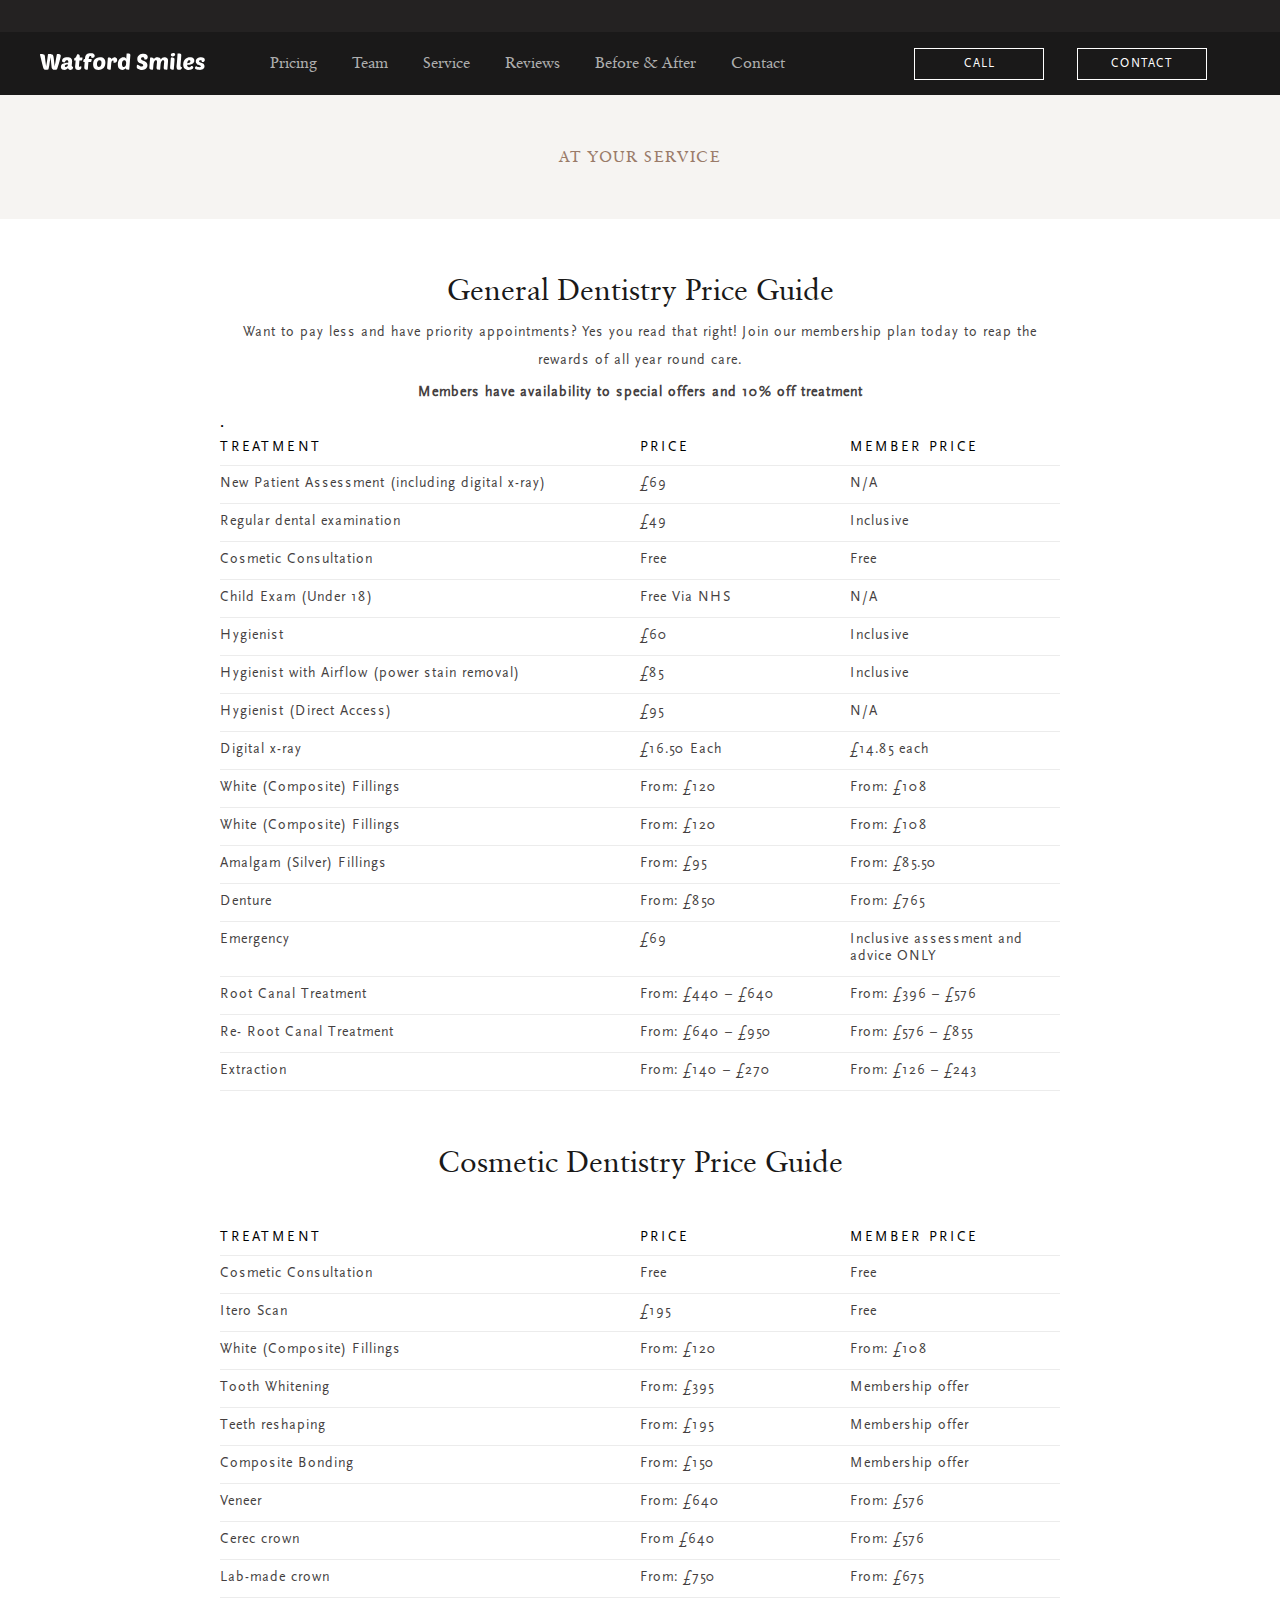
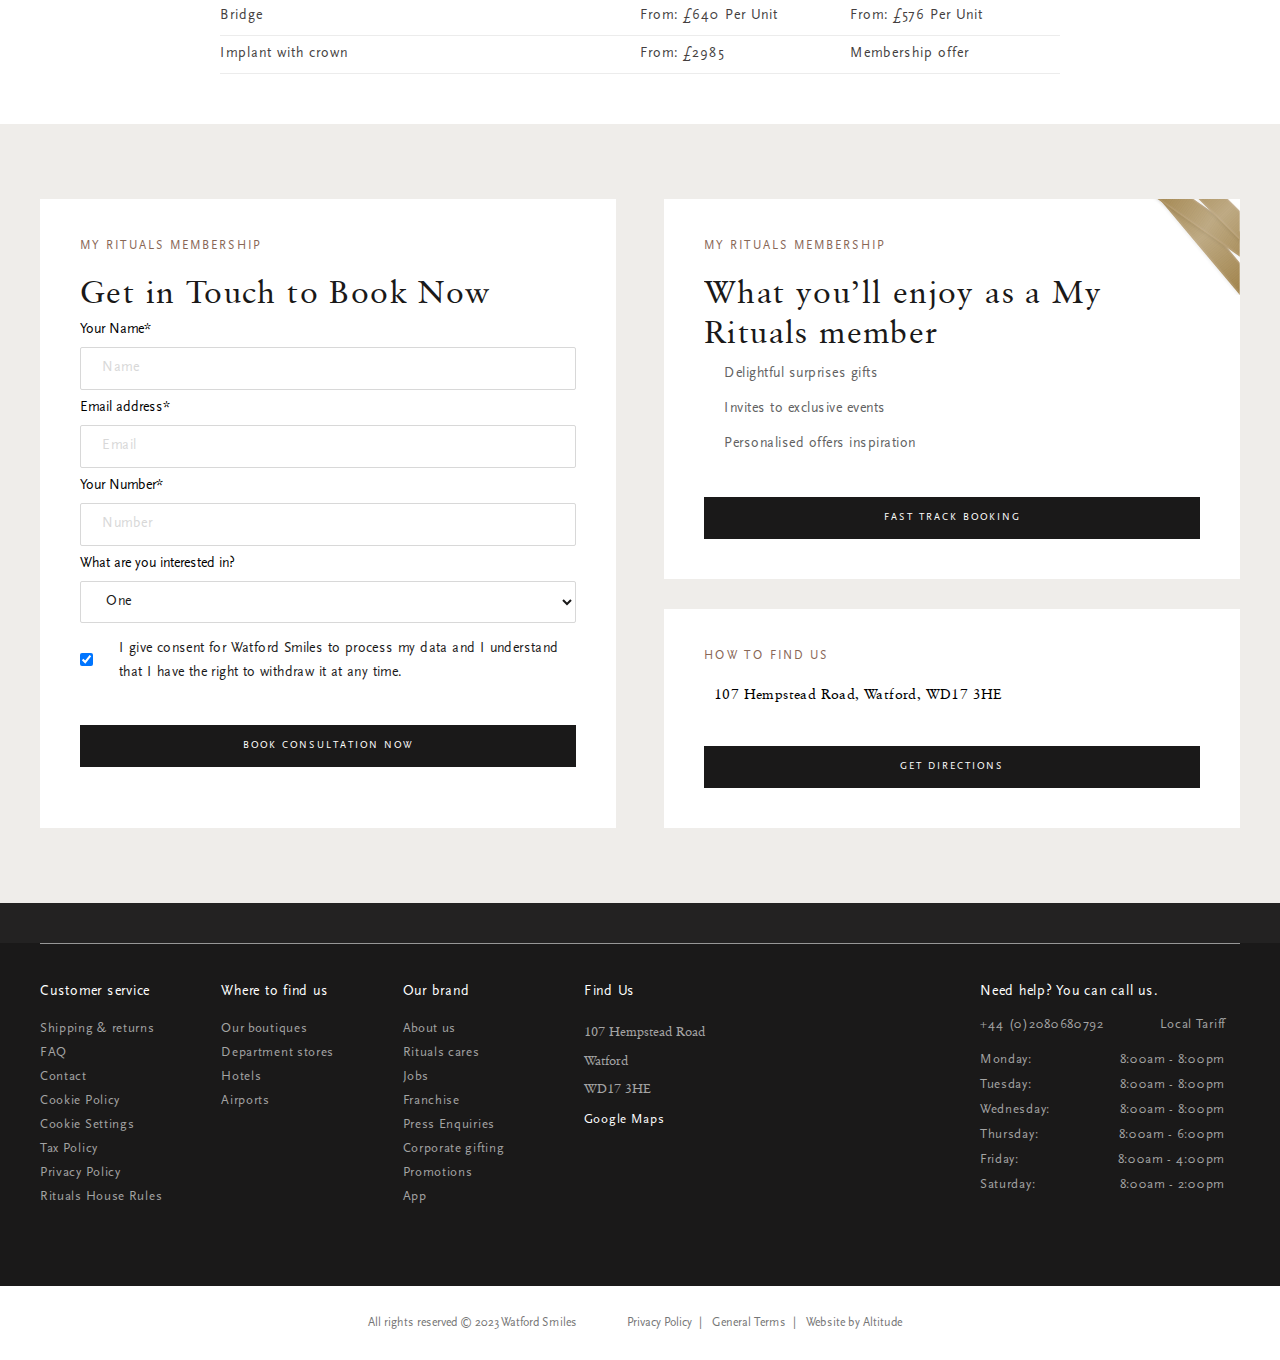
<file: pricing.html>
<!DOCTYPE html>
<html lang="en">

<head>
    <meta charset="UTF-8">
    <meta http-equiv="X-UA-Compatible" content="IE=edge">
    <meta name="viewport" content="width=device-width, initial-scale=1.0">
    <title>Dental Website - Pricing</title>
    <link rel="stylesheet" href="https://cdn.jsdelivr.net/npm/swiper@8/swiper-bundle.min.css" />
    <link rel="stylesheet" href="style/fonts.css">
    <link rel="stylesheet" href="style/hamburgers.css">
    <link rel="stylesheet" href="style/style.css">
    <link rel="stylesheet" href="https://cdnjs.cloudflare.com/ajax/libs/font-awesome/6.2.1/css/all.min.css"
        integrity="sha512-MV7K8+y+gLIBoVD59lQIYicR65iaqukzvf/nwasF0nqhPay5w/9lJmVM2hMDcnK1OnMGCdVK+iQrJ7lzPJQd1w=="
        crossorigin="anonymous" referrerpolicy="no-referrer" />
</head>

<body>

    <!-- MENU -->
    <div class="menu">
        <div class="topMenu"></div>
        <div class="menuWrapper">
            <div class="menuList">
                <nav>
                    <ul>
                        <li>
                            <a href="/dental/index.html"><img id="header-logo" src="images/logotype.svg"
                                    alt="Logotype"></a>
                        </li>
                        <li class="menuItem"><a class="menuLink" href="/dental/pricing.html">Pricing
                                <hr>
                            </a></li>
                        <li class="menuItem"><a class="menuLink" href="/dental/team.html">Team
                                <hr>
                            </a></li>
                        <li class="menuItem"><a class="menuLink" href="/dental/service.html">Service
                                <hr>
                            </a></li>
                        <li class="menuItem"><a class="menuLink" href="/dental/reviews.html">Reviews
                                <hr>
                            </a></li>
                        <li class="menuItem"><a class="menuLink" href="/dental/before_after.html">Before & After
                                <hr>
                            </a></li>
                        <li class="menuItem"><a class="menuLink" href="/dental/contact.html">Contact
                                <hr>
                            </a></li>
                    </ul>

                    <ul class="menuButtons">
                        <li><a href="#"><button class="blackButton">CALL</button></a></li>
                        <li><a href="/dental/contact.html"><button class="blackButton">CONTACT</button></a></li>
                    </ul>

                    <button class="hamburger hamburger--spring" type="button">
                        <span class="hamburger-box">
                            <span class="hamburger-inner"></span>
                        </span>
                    </button>

                    <div class="mobileMenu">
                        <div class="container">
                            <ul>
                                <li class="menuItem"><a class="menuLink" href="/dental/pricing.html">Pricing</a></li>
                                <li class="menuItem"><a class="menuLink" href="/dental/team.html">Team</a></li>
                                <li class="menuItem"><a class="menuLink" href="/dental/service.html">Service</a></li>
                                <li class="menuItem"><a class="menuLink" href="/dental/reviews.html">Reviews</a></li>
                                <li class="menuItem"><a class="menuLink" href="/dental/before_after.html">Before &
                                        After</a></li>
                                <li class="menuItem"><a class="menuLink" href="/dental/contact.html">Contact</a></li>
                            </ul>


                            <ul class="menuButtons">
                                <li><a href="#"><button class="blackButton">CALL</button></a></li>
                                <li><a href="/dental/contact.html"><button class="blackButton">CONTACT</button></a></li>
                            </ul>
                        </div>
                    </div>
                </nav>
            </div>
        </div>
    </div>

    <!-- BODY -->

    <!-- SERVICE -->

    <section class="serviceWrapper">
        <h1>AT YOUR SERVICE</h1>
    </section>

    <!-- PRICING -->

    <section class="pricing">
        <div class="container">
            <div class="pricingTop">
                <h2 class="">General Dentistry Price Guide</h2>
                <p class="pricingSubtitle">Want to pay less and have priority appointments? Yes you read that right!
                    Join
                    our membership plan today
                    to reap the rewards of all year round care. </p>
                <p class="pricingSub">Members have availability to special offers and 10% off treatment</p>
            </div>

            <div class="pricingWrapper">
                <div class="pricingTable">.
                    <div class="pricingTableTop">
                        <div>TREATMENT</div>
                        <div>PRICE</div>
                        <div>MEMBER PRICE</div>
                    </div>

                    <div class="pricingTableList">
                        <div class="pricingTableRow">
                            <p>New Patient Assessment (including digital x-ray)</p>
                            <p>£69</p>
                            <p>N/A</p>
                        </div>
                        <div class="pricingTableRow">
                            <p>Regular dental examination</p>
                            <p>£49</p>
                            <p>Inclusive</p>
                        </div>
                        <div class="pricingTableRow">
                            <p>Cosmetic Consultation</p>
                            <p>Free</p>
                            <p>Free</p>
                        </div>
                        <div class="pricingTableRow">
                            <p>Child Exam (Under 18)</p>
                            <p>Free Via NHS</p>
                            <p>N/A</p>
                        </div>
                        <div class="pricingTableRow">
                            <p>Hygienist</p>
                            <p>£60</p>
                            <p>Inclusive</p>
                        </div>
                        <div class="pricingTableRow">
                            <p>Hygienist with Airflow (power stain removal)</p>
                            <p>£85</p>
                            <p>Inclusive</p>
                        </div>
                        <div class="pricingTableRow">
                            <p>Hygienist (Direct Access)</p>
                            <p>£95</p>
                            <p>N/A</p>
                        </div>
                        <div class="pricingTableRow">
                            <p>Digital x-ray</p>
                            <p>£16.50 Each</p>
                            <p>£14.85 each</p>
                        </div>
                        <div class="pricingTableRow">
                            <p>White (Composite) Fillings</p>
                            <p>From: £120</p>
                            <p>From: £108</p>
                        </div>
                        <div class="pricingTableRow">
                            <p>White (Composite) Fillings</p>
                            <p>From: £120</p>
                            <p>From: £108</p>
                        </div>
                        <div class="pricingTableRow">
                            <p>Amalgam (Silver) Fillings</p>
                            <p>From: £95</p>
                            <p>From: £85.50</p>
                        </div>
                        <div class="pricingTableRow">
                            <p>Denture</p>
                            <p>From: £850</p>
                            <p>From: £765</p>
                        </div>
                        <div class="pricingTableRow">
                            <p>Emergency</p>
                            <p>£69</p>
                            <p>Inclusive assessment and advice ONLY</p>
                        </div>
                        <div class="pricingTableRow">
                            <p>Root Canal Treatment</p>
                            <p>From: £440 – £640</p>
                            <p>From: £396 – £576</p>
                        </div>
                        <div class="pricingTableRow">
                            <p>Re- Root Canal Treatment</p>
                            <p>From: £640 – £950</p>
                            <p>From: £576 – £855</p>
                        </div>
                        <div class="pricingTableRow">
                            <p>Extraction</p>
                            <p>From: £140 – £270</p>
                            <p>From: £126 – £243</p>
                        </div>
                    </div>
                </div>
            </div>


            <div class="pricingSecondPrice">
                <h2 class="pricing2Title">Cosmetic Dentistry Price Guide</h2>

                <div class="pricingWrapper">
                    <div class="pricingTable">
                        <div class="pricingTableTop">
                            <div>TREATMENT</div>
                            <div>PRICE</div>
                            <div>MEMBER PRICE</div>
                        </div>
                        <div class="pricingTableList">
                            <div class="pricingTableRow">
                                <p>Cosmetic Consultation</p>
                                <p>Free</p>
                                <p>Free</p>
                            </div>
                            <div class="pricingTableRow">
                                <p>Itero Scan</p>
                                <p>£195</p>
                                <p>Free</p>
                            </div>
                            <div class="pricingTableRow">
                                <p>White (Composite) Fillings</p>
                                <p>From: £120</p>
                                <p>From: £108</p>
                            </div>
                            <div class="pricingTableRow">
                                <p>Tooth Whitening</p>
                                <p>From: £395</p>
                                <p>Membership offer</p>
                            </div>
                            <div class="pricingTableRow">
                                <p>Teeth reshaping</p>
                                <p>From: £195</p>
                                <p>Membership offer</p>
                            </div>
                            <div class="pricingTableRow">
                                <p>Composite Bonding</p>
                                <p>From: £150</p>
                                <p>Membership offer</p>
                            </div>
                            <div class="pricingTableRow">
                                <p>Veneer</p>
                                <p>From: £640</p>
                                <p>From: £576</p>
                            </div>
                            <div class="pricingTableRow">
                                <p>Cerec crown</p>
                                <p>From £640</p>
                                <p>From: £576</p>
                            </div>
                            <div class="pricingTableRow">
                                <p>Lab-made crown</p>
                                <p>From: £750</p>
                                <p>From: £675</p>
                            </div>
                            <div class="pricingTableRow">
                                <p>Bridge</p>
                                <p>From: £640 Per Unit</p>
                                <p>From: £576 Per Unit</p>
                            </div>
                            <div class="pricingTableRow">
                                <p>Implant with crown</p>
                                <p>From: £2985</p>
                                <p>Membership offer</p>
                            </div>
                        </div>
                    </div>
                </div>
            </div>
        </div>
    </section>

    <!-- CONTACT BLOCK -->

    <section class="contact contactPage">
        <div class="container">
            <div class="contactBody">
                <div class="contactLeft">
                    <p class="conctactBlockSubtitle">My Rituals Membership</p>
                    <p class="contactBlockTitle">Get in Touch to Book Now</p>

                    <div class="contactRow inputs">
                        <p>Your Name*</p>
                        <input type="text" placeholder="Name">
                    </div>

                    <div class="contactRow inputs">
                        <p>Email address*</p>
                        <input type="text" placeholder="Email">
                    </div>

                    <div class="contactRow inputs">
                        <p>Your Number*</p>
                        <input type="text" placeholder="Number">
                    </div>

                    <div class="contactRow">
                        <p>What are you interested in?</p>
                        <select name="contactSelect" id="contactSelect">
                            <option value="1">One</option>
                            <option value="2">Two</option>
                            <option value="3">Three</option>
                        </select>
                    </div>

                    <div class="contactRow contactSelect">
                        <input type="checkbox" name="messageCheckbox" id="messageCheckbox" checked="">
                        <label for="messageCheckbox" class="messageCheckboxText">I give consent for Watford Smiles to
                            process my data and I
                            understand that I have the right to withdraw it at any time.</label>
                    </div>

                    <button class="mainButton bookNow bookNowLeft">Book consultation now</button>
                </div>
                <div class="contactRightWrapper">
                    <div class="contactRight">
                        <p class="conctactBlockSubtitle">My Rituals Membership</p>
                        <p class="contactBlockTitle">What you’ll enjoy as a My Rituals member</p>

                        <ul class="benefits-list">
                            <li>
                                <i class="fa-solid fa-check"></i>
                                <span>Delightful surprises gifts</span>
                            </li>
                            <li>
                                <i class="fa-solid fa-check"></i>
                                <span>Invites to exclusive events</span>
                            </li>
                            <li>
                                <i class="fa-solid fa-check"></i>
                                <span>Personalised offers inspiration</span>
                            </li>
                        </ul>

                        <button class="mainButton bookNow">Fast track booking</button>
                    </div>

                    <div class="contactRight rightBlock">
                        <p class="conctactBlockSubtitle">HOW TO FIND US</p>
                        <div class="howToFindBlock">
                            <i class="fa-solid fa-circle-check"></i>
                            <p>107 Hempstead Road, Watford, WD17 3HE</p>
                        </div>
                        <button class="mainButton bookNow">Get Directions</button>
                    </div>
                </div>

            </div>
        </div>
    </section>

    <div class="preFooter" style="position: relative"></div>

    <!-- BODY END -->
    <!-- FOOTER -->
    <footer>
        <div class="footerBody">
            <div class="footerLinks">
                <div>
                    <p class="footerLinkTitle">Customer service</p>

                    <ul>
                        <li><a href="#">Shipping & returns</a></li>
                        <li><a href="#">FAQ</a></li>
                        <li><a href="#">Contact</a></li>
                        <li><a href="#">Cookie Policy</a></li>
                        <li><a href="#">Cookie Settings</a></li>
                        <li><a href="#">Tax Policy</a></li>
                        <li><a href="#">Privacy Policy</a></li>
                        <li><a href="#">Rituals House Rules</a></li>
                    </ul>
                </div>
                <div>
                    <p class="footerLinkTitle">Where to find us</p>
                    <ul>
                        <li><a href="#">Our boutiques</a></li>
                        <li><a href="#">Department stores</a></li>
                        <li><a href="#">Hotels</a></li>
                        <li><a href="#">Airports</a></li>
                    </ul>
                </div>
                <div>
                    <p class="footerLinkTitle">Our brand</p>
                    <ul>
                        <li><a href="#">About us</a></li>
                        <li><a href="#">Rituals cares</a></li>
                        <li><a href="#">Jobs</a></li>
                        <li><a href="#">Franchise</a></li>
                        <li><a href="#">Press Enquiries</a></li>
                        <li><a href="#">Corporate gifting</a></li>
                        <li><a href="#">Promotions</a></li>
                        <li><a href="#">App</a></li>
                    </ul>
                </div>

                <div>
                    <p class="footerLinkTitle">Find Us</p>
                    <ul class="adress">
                        <li>
                            <p>107 Hempstead Road <br> Watford <br> WD17 3HE</p>
                        </li>
                        <li><a class="googleMapsLink" href="https://goo.gl/maps/o9dTjN5i8wTojFex8"
                                target="_blank">Google Maps</a></li>
                    </ul>
                </div>
            </div>
            <div class="footerInfo">
                <p class="footerLinkTitle">Need help? You can call us.</p>

                <ul class="timeList">
                    <li class="phoneNumber">
                        <p>+44 (0)2080680792</p>
                        <p>Local Tariff</p>
                    </li>
                    <li>
                        <p>Monday:</p>
                        <p>8:00am - 8:00pm</p>
                    </li>
                    <li>
                        <p>Tuesday:</p>
                        <p>8:00am - 8:00pm</p>
                    </li>
                    <li>
                        <p>Wednesday:</p>
                        <p>8:00am - 8:00pm</p>
                    </li>
                    <li>
                        <p>Thursday:</p>
                        <p>8:00am - 6:00pm</p>
                    </li>
                    <li>
                        <p>Friday:</p>
                        <p>8:00am - 4:00pm</p>
                    </li>
                    <li>
                        <p>Saturday:</p>
                        <p>8:00am - 2:00pm</p>
                    </li>
                </ul>

                <div class="footerMedia">
                    <a href="#"><i class="fa-brands fa-square-facebook"></i></a>
                    <a href="#"><i class="fa-brands fa-instagram"></i></a>
                </div>
            </div>
        </div>

        <div class="footerBottom">
            <p>All rights reserved © 2023 Watford Smiles</p>
            <ul>
                <li><a href="#">Privacy Policy</a></li>
                <li><a href="#">General Terms</a></li>
                <li><a href="#">Website by Altitude</a></li>
            </ul>
        </div>
    </footer>
</body>
<script src="https://code.jquery.com/jquery-3.6.3.min.js"
    integrity="sha256-pvPw+upLPUjgMXY0G+8O0xUf+/Im1MZjXxxgOcBQBXU=" crossorigin="anonymous"></script>
<script src="https://cdn.jsdelivr.net/npm/swiper@8/swiper-bundle.min.js"></script>
<script src="js/main.js"></script>

</html>
</file>
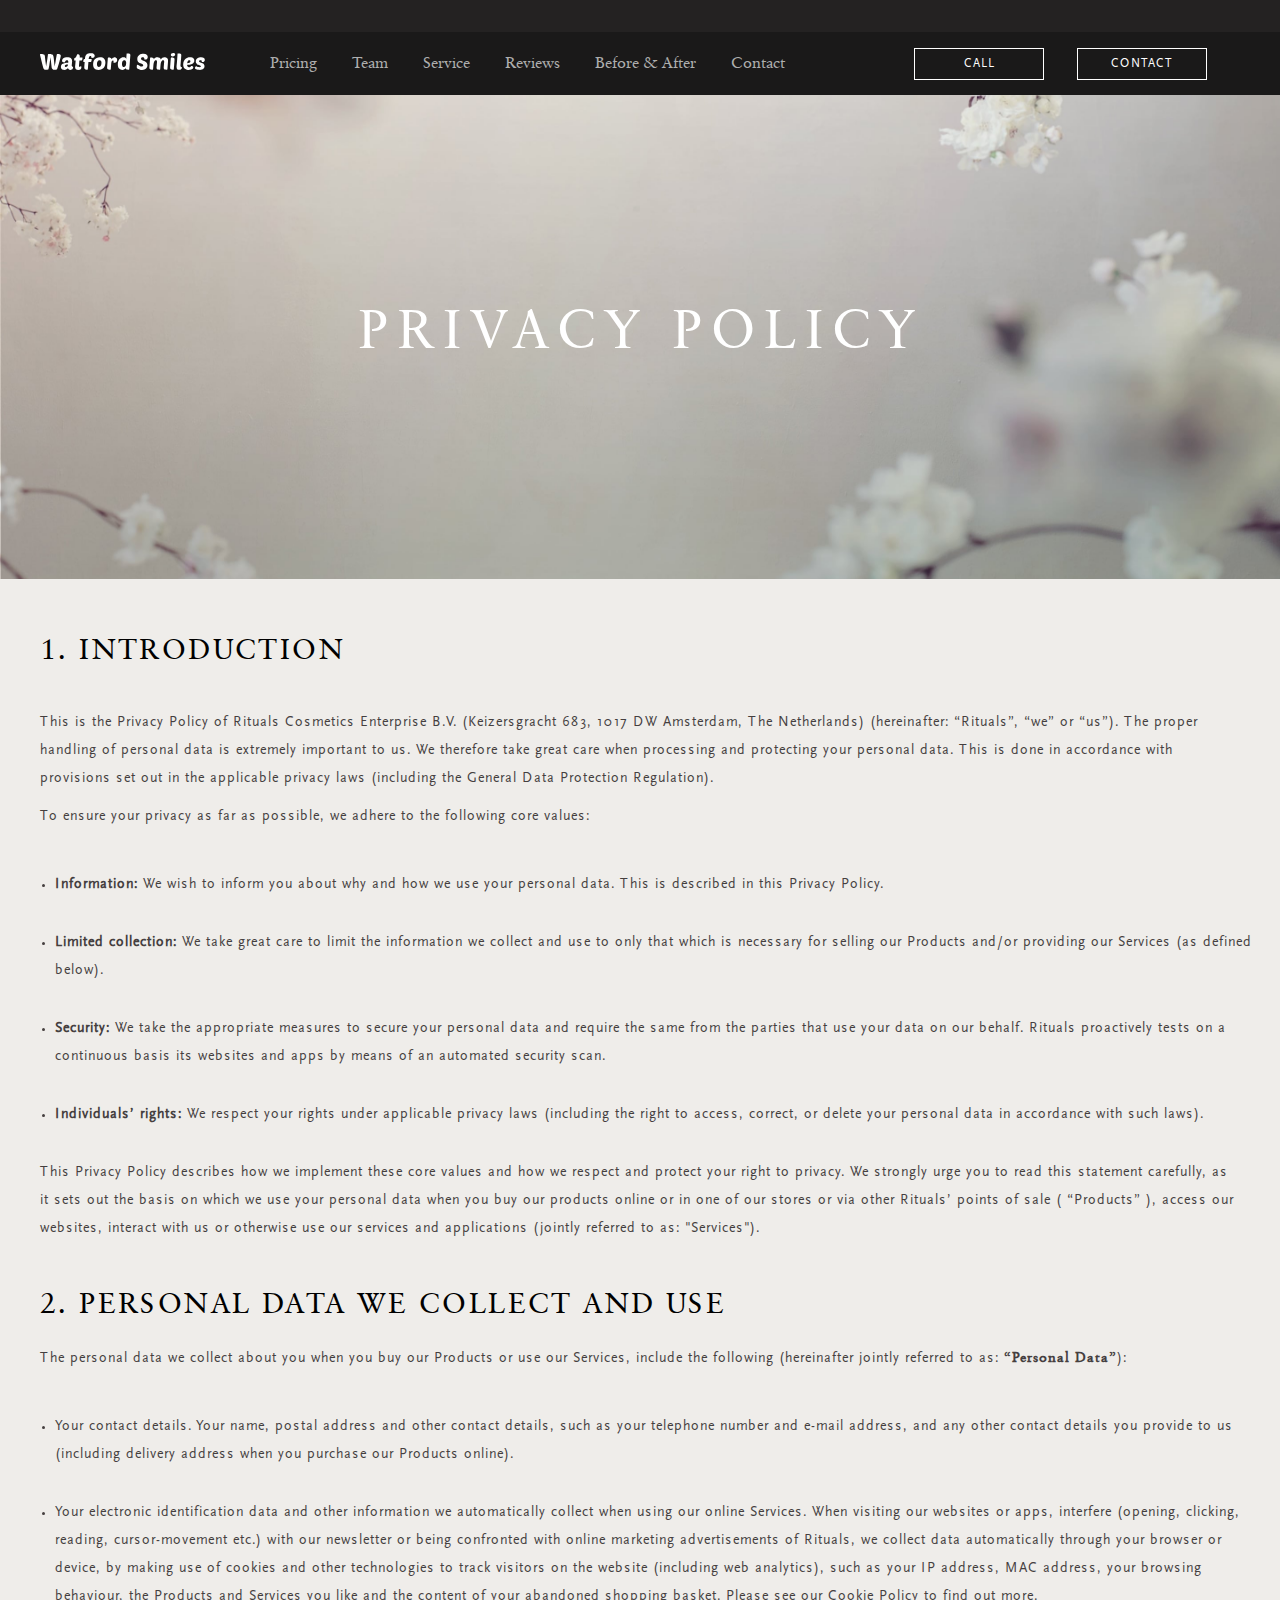
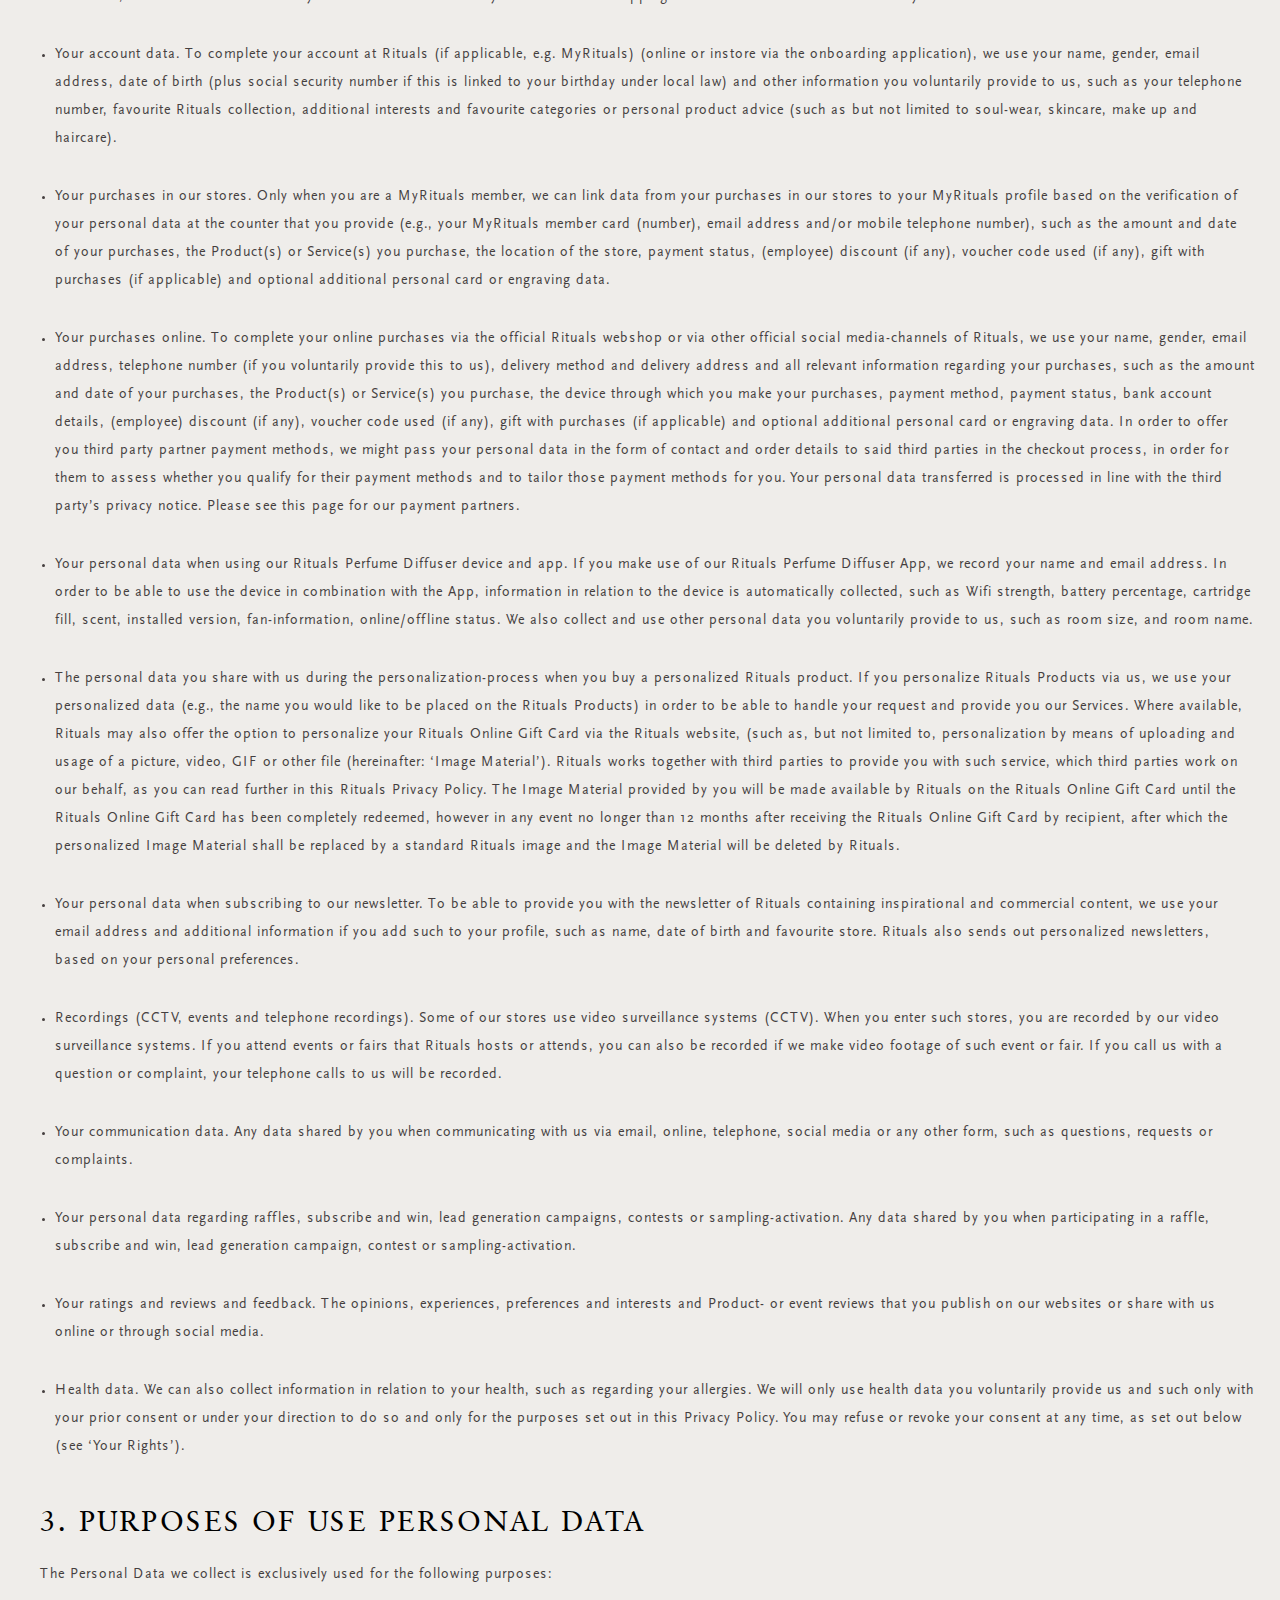
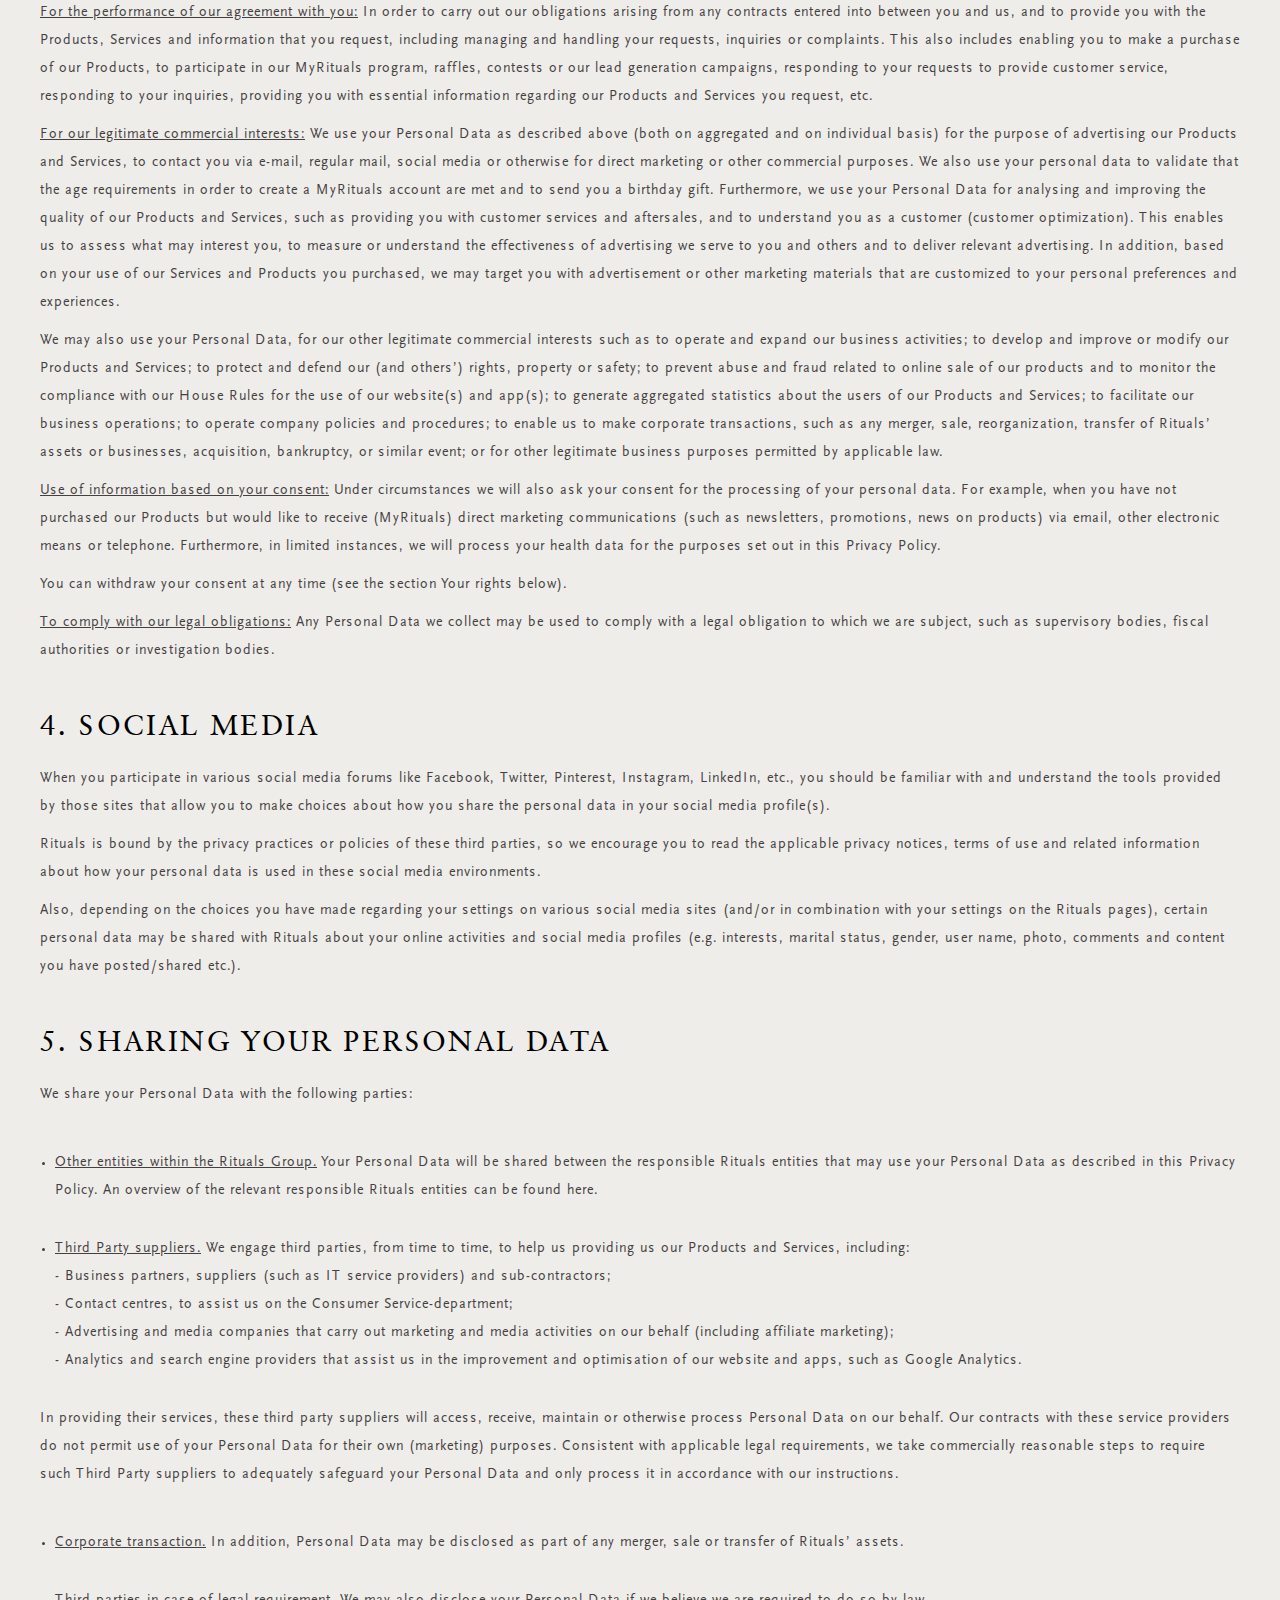
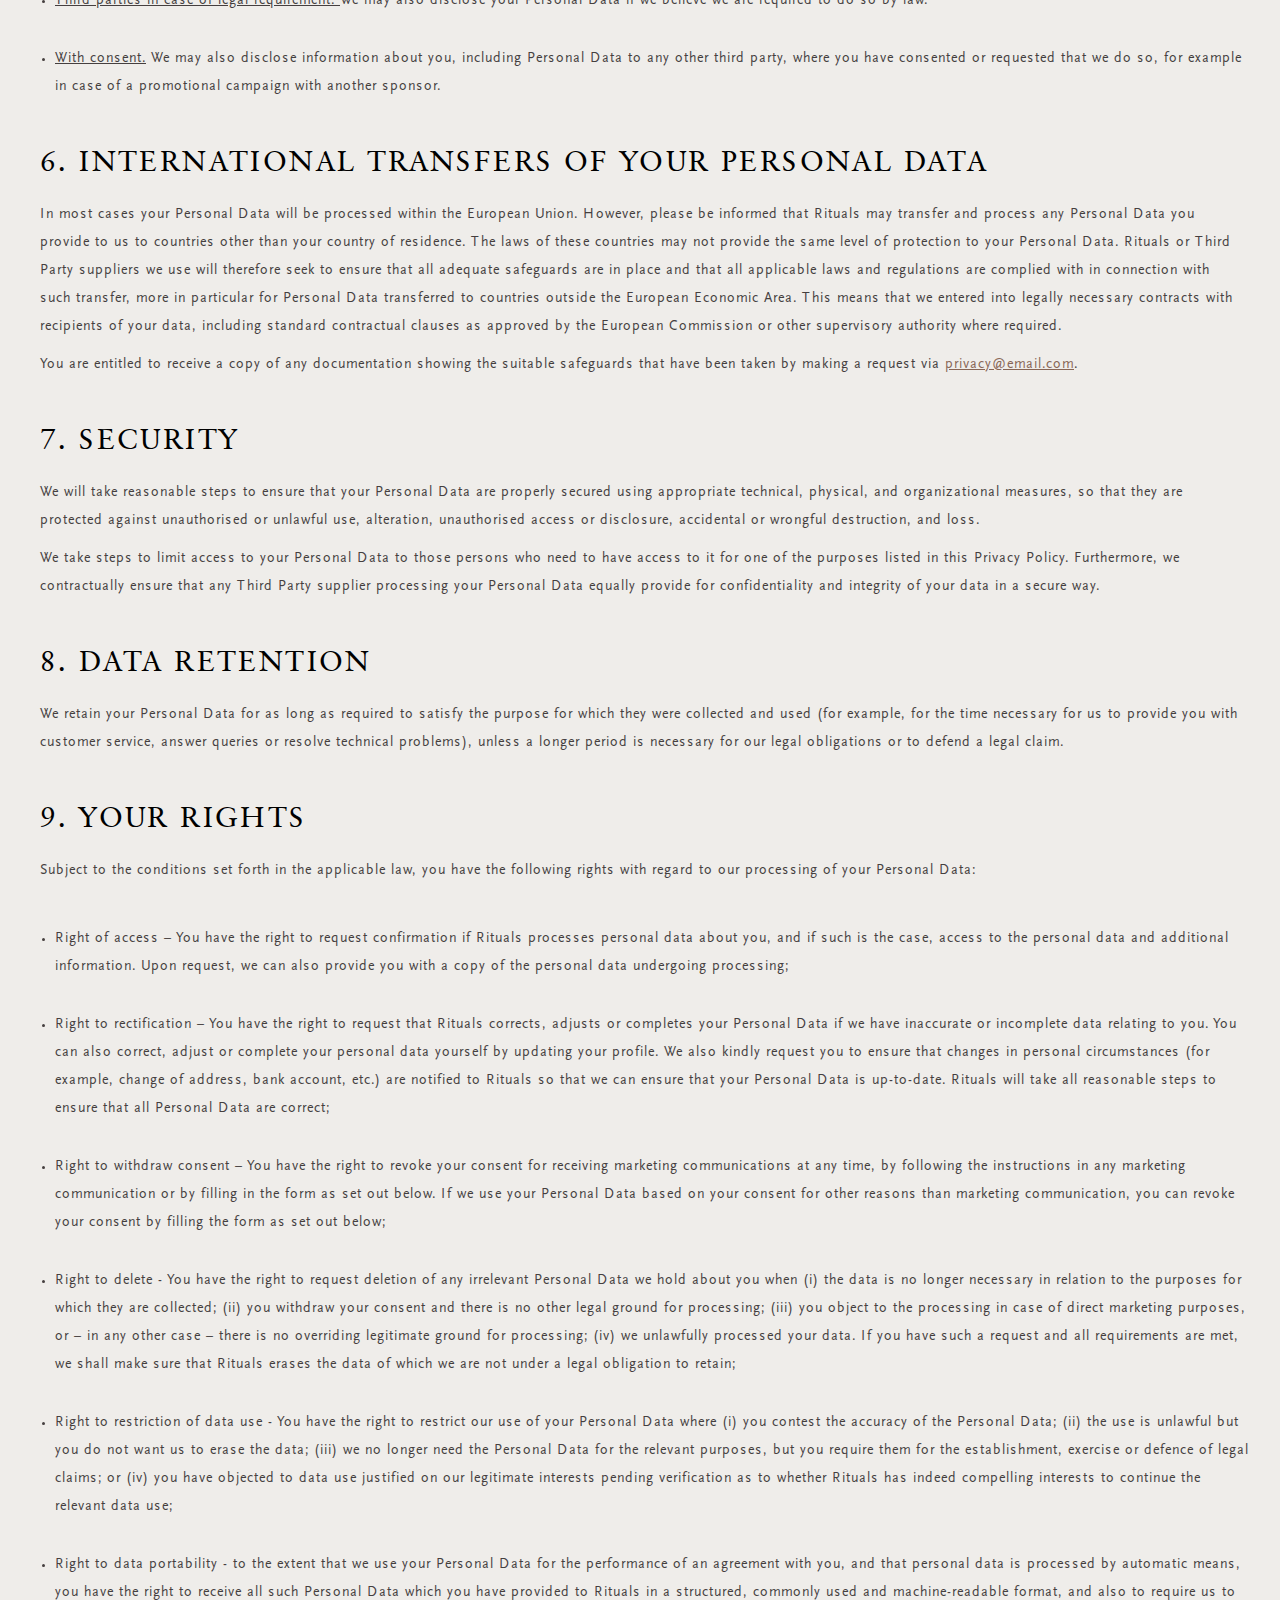
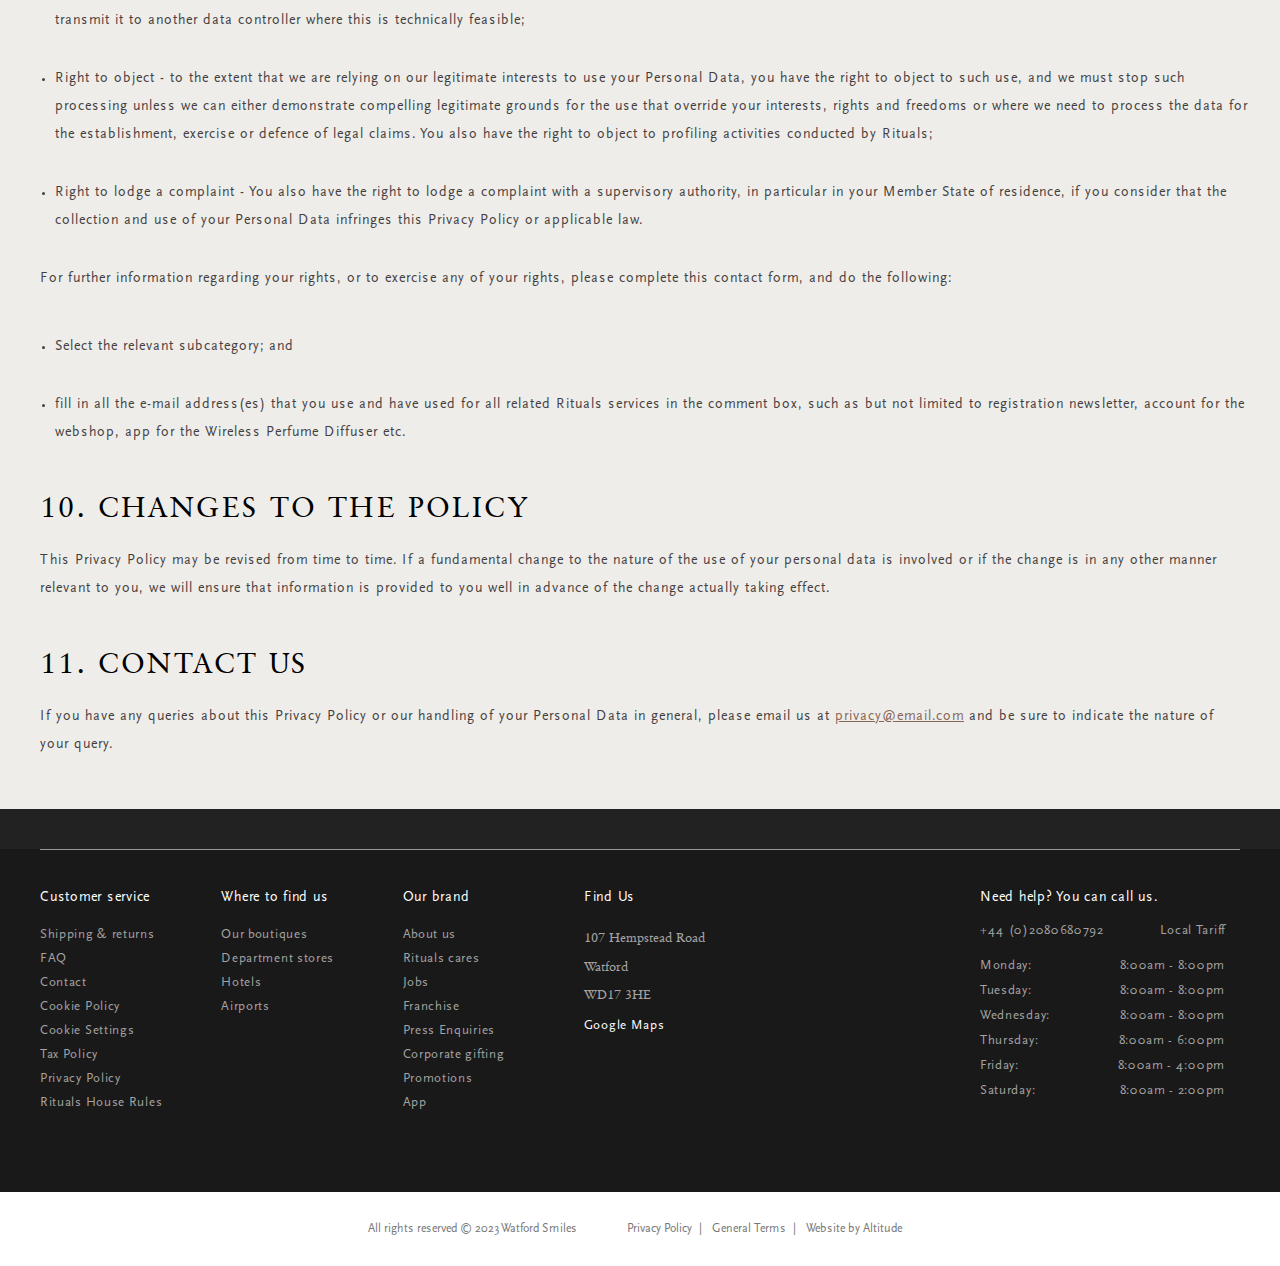
<file: privacy.html>
<!DOCTYPE html>
<html lang="en">

<head>
    <meta charset="UTF-8">
    <meta http-equiv="X-UA-Compatible" content="IE=edge">
    <meta name="viewport" content="width=device-width, initial-scale=1.0">
    <title>Dental Website</title>
    <link rel="stylesheet" href="https://cdn.jsdelivr.net/npm/swiper@8/swiper-bundle.min.css" />
    <link rel="stylesheet" href="style/fonts.css">
    <link rel="stylesheet" href="style/hamburgers.css">
    <link rel="stylesheet" href="style/style.css">
    <link rel="stylesheet" href="https://cdnjs.cloudflare.com/ajax/libs/font-awesome/6.2.1/css/all.min.css"
        integrity="sha512-MV7K8+y+gLIBoVD59lQIYicR65iaqukzvf/nwasF0nqhPay5w/9lJmVM2hMDcnK1OnMGCdVK+iQrJ7lzPJQd1w=="
        crossorigin="anonymous" referrerpolicy="no-referrer" />
</head>

<body>

   <!-- MENU -->
   <div class="menu">
    <div class="topMenu"></div>
    <div class="menuWrapper">
        <div class="menuList">
            <nav>
                <ul>
                    <li>
                        <a href="/dental/index.html"><img id="header-logo" src="images/logotype.svg"
                                alt="Logotype"></a>
                    </li>
                    <li class="menuItem"><a class="menuLink" href="/dental/pricing.html">Pricing
                            <hr>
                        </a></li>
                    <li class="menuItem"><a class="menuLink" href="/dental/team.html">Team
                            <hr>
                        </a></li>
                    <li class="menuItem"><a class="menuLink" href="/dental/service.html">Service
                            <hr>
                        </a></li>
                    <li class="menuItem"><a class="menuLink" href="/dental/reviews.html">Reviews
                            <hr>
                        </a></li>
                    <li class="menuItem"><a class="menuLink" href="/dental/before_after.html">Before & After
                            <hr>
                        </a></li>
                    <li class="menuItem"><a class="menuLink" href="/dental/contact.html">Contact
                            <hr>
                        </a></li>
                </ul>

                <ul class="menuButtons">
                    <li><a href="#"><button class="blackButton">CALL</button></a></li>
                    <li><a href="/dental/contact.html"><button class="blackButton">CONTACT</button></a></li>
                </ul>

                <button class="hamburger hamburger--spring" type="button">
                    <span class="hamburger-box">
                        <span class="hamburger-inner"></span>
                    </span>
                </button>

                <div class="mobileMenu">
                    <div class="container">
                        <ul>
                            <li class="menuItem"><a class="menuLink" href="/dental/pricing.html">Pricing</a></li>
                            <li class="menuItem"><a class="menuLink" href="/dental/team.html">Team</a></li>
                            <li class="menuItem"><a class="menuLink" href="/dental/service.html">Service</a></li>
                            <li class="menuItem"><a class="menuLink" href="/dental/reviews.html">Reviews</a></li>
                            <li class="menuItem"><a class="menuLink" href="/dental/before_after.html">Before & After</a></li>
                            <li class="menuItem"><a class="menuLink" href="/dental/contact.html">Contact</a></li>
                        </ul>


                        <ul class="menuButtons">
                            <li><a href="#"><button class="blackButton">CALL</button></a></li>
                            <li><a href="/dental/contact.html"><button class="blackButton">CONTACT</button></a></li>
                        </ul>
                    </div>
                </div>
            </nav>
        </div>
    </div>
</div>

    <!-- HEADER -->

    <section class="header privacy">
        <div class="container">
            <h1 class="pageTitle">PRIVACY POLICY</h1>
        </div>
    </section>

    <!-- PRIVACY CONTENT -->
    <div class="privacyBlock">
        <div class="container">
            <h2>1. INTRODUCTION</h2>
            <p>This is the Privacy Policy of Rituals Cosmetics Enterprise B.V. (Keizersgracht 683, 1017 DW Amsterdam,
                The
                Netherlands) (hereinafter: “Rituals”, “we” or “us”). The proper handling of personal data is extremely
                important to us. We therefore take great care when processing and protecting your personal data. This is
                done in accordance with provisions set out in the applicable privacy laws (including the General Data
                Protection Regulation).</p>
            <p>To ensure your privacy as far as possible, we adhere to the following core values:</p>

            <ul>
                <li><b>Information:</b> We wish to inform you about why and how we use your personal data. This is
                    described
                    in this Privacy Policy.</li>
                <li><b>Limited collection:</b> We take great care to limit the information we collect and use to only
                    that
                    which is necessary for selling our Products and/or providing our Services (as defined below).</li>

                <li><b>Security:</b> We take the appropriate measures to secure your personal data and require the same
                    from
                    the parties that use your data on our behalf. Rituals proactively tests on a continuous basis its
                    websites and apps by means of an automated security scan.</li>
                <li><b>Individuals’ rights:</b> We respect your rights under applicable privacy laws (including the
                    right to
                    access, correct, or delete your personal data in accordance with such laws).</li>
            </ul>

            <p>This Privacy Policy describes how we implement these core values and how we respect and protect your
                right
                to privacy. We strongly urge you to read this statement carefully, as it sets out the basis on which we
                use
                your personal data when you buy our products online or in one of our stores or via other Rituals’ points
                of
                sale ( “Products” ), access our websites, interact with us or otherwise use our services and
                applications
                (jointly referred to as: "Services").</p>

            <h2>2. PERSONAL DATA WE COLLECT AND USE</h2>
            <p>The personal data we collect about you when you buy our Products or use our Services, include the
                following (hereinafter jointly referred to as: <b>“Personal Data”</b>):</p>
            <ul>
                <li>Your contact details. Your name, postal address and other contact details, such as your telephone
                    number and e-mail address, and any other contact details you provide to us (including delivery
                    address when you purchase our Products online).</li>
                <li>Your electronic identification data and other information we automatically collect when using our
                    online Services. When visiting our websites or apps, interfere (opening, clicking, reading,
                    cursor-movement etc.) with our newsletter or being confronted with online marketing advertisements
                    of Rituals, we collect data automatically through your browser or device, by making use of cookies
                    and other technologies to track visitors on the website (including web analytics), such as your IP
                    address, MAC address, your browsing behaviour, the Products and Services you like and the content of
                    your abandoned shopping basket. Please see our Cookie Policy to find out more.</li>
                <li>Your account data. To complete your account at Rituals (if applicable, e.g. MyRituals) (online or
                    instore via the onboarding application), we use your name, gender, email address, date of birth
                    (plus social security number if this is linked to your birthday under local law) and other
                    information you voluntarily provide to us, such as your telephone number, favourite Rituals
                    collection, additional interests and favourite categories or personal product advice (such as but
                    not limited to soul-wear, skincare, make up and haircare).</li>
                <li>Your purchases in our stores. Only when you are a MyRituals member, we can link data from your
                    purchases in our stores to your MyRituals profile based on the verification of your personal data at
                    the counter that you provide (e.g., your MyRituals member card (number), email address and/or mobile
                    telephone number), such as the amount and date of your purchases, the Product(s) or Service(s) you
                    purchase, the location of the store, payment status, (employee) discount (if any), voucher code used
                    (if any), gift with purchases (if applicable) and optional additional personal card or engraving
                    data.</li>
                <li>Your purchases online. To complete your online purchases via the official Rituals webshop or via
                    other official social media-channels of Rituals, we use your name, gender, email address, telephone
                    number (if you voluntarily provide this to us), delivery method and delivery address and all
                    relevant information regarding your purchases, such as the amount and date of your purchases, the
                    Product(s) or Service(s) you purchase, the device through which you make your purchases, payment
                    method, payment status, bank account details, (employee) discount (if any), voucher code used (if
                    any), gift with purchases (if applicable) and optional additional personal card or engraving data.
                    In order to offer you third party partner payment methods, we might pass your personal data in the
                    form of contact and order details to said third parties in the checkout process, in order for them
                    to assess whether you qualify for their payment methods and to tailor those payment methods for you.
                    Your personal data transferred is processed in line with the third party’s privacy notice. Please
                    see this page for our payment partners.</li>
                <li>Your personal data when using our Rituals Perfume Diffuser device and app. If you make use of our
                    Rituals Perfume Diffuser App, we record your name and email address. In order to be able to use the
                    device in combination with the App, information in relation to the device is automatically
                    collected, such as Wifi strength, battery percentage, cartridge fill, scent, installed version,
                    fan-information, online/offline status. We also collect and use other personal data you voluntarily
                    provide to us, such as room size, and room name.</li>
                <li>The personal data you share with us during the personalization-process when you buy a personalized
                    Rituals product. If you personalize Rituals Products via us, we use your personalized data (e.g.,
                    the name you would like to be placed on the Rituals Products) in order to be able to handle your
                    request and provide you our Services. Where available, Rituals may also offer the option to
                    personalize your Rituals Online Gift Card via the Rituals website, (such as, but not limited to,
                    personalization by means of uploading and usage of a picture, video, GIF or other file (hereinafter:
                    ‘Image Material’). Rituals works together with third parties to provide you with such service, which
                    third parties work on our behalf, as you can read further in this Rituals Privacy Policy. The Image
                    Material provided by you will be made available by Rituals on the Rituals Online Gift Card until the
                    Rituals Online Gift Card has been completely redeemed, however in any event no longer than 12 months
                    after receiving the Rituals Online Gift Card by recipient, after which the personalized Image
                    Material shall be replaced by a standard Rituals image and the Image Material will be deleted by
                    Rituals.</li>
                <li>Your personal data when subscribing to our newsletter. To be able to provide you with the newsletter
                    of Rituals containing inspirational and commercial content, we use your email address and additional
                    information if you add such to your profile, such as name, date of birth and favourite store.
                    Rituals also sends out personalized newsletters, based on your personal preferences.</li>
                <li>Recordings (CCTV, events and telephone recordings). Some of our stores use video surveillance
                    systems (CCTV). When you enter such stores, you are recorded by our video surveillance systems. If
                    you attend events or fairs that Rituals hosts or attends, you can also be recorded if we make video
                    footage of such event or fair. If you call us with a question or complaint, your telephone calls to
                    us will be recorded.</li>
                <li>Your communication data. Any data shared by you when communicating with us via email, online,
                    telephone, social media or any other form, such as questions, requests or complaints.</li>
                <li>Your personal data regarding raffles, subscribe and win, lead generation campaigns, contests or
                    sampling-activation. Any data shared by you when participating in a raffle, subscribe and win, lead
                    generation campaign, contest or sampling-activation.</li>
                <li>Your ratings and reviews and feedback. The opinions, experiences, preferences and interests and
                    Product- or event reviews that you publish on our websites or share with us online or through social
                    media.</li>
                <li>Health data. We can also collect information in relation to your health, such as regarding your
                    allergies. We will only use health data you voluntarily provide us and such only with your prior
                    consent or under your direction to do so and only for the purposes set out in this Privacy Policy.
                    You may refuse or revoke your consent at any time, as set out below (see ‘Your Rights’).</li>
            </ul>

            <h2>3. PURPOSES OF USE PERSONAL DATA</h2>
            <p>The Personal Data we collect is exclusively used for the following purposes:</p>
            <p><u>For the performance of our agreement with you:</u> In order to carry out our obligations arising from
                any contracts entered into between you and us, and to provide you with the Products, Services and
                information that you request, including managing and handling your requests, inquiries or complaints.
                This also includes enabling you to make a purchase of our Products, to participate in our MyRituals
                program, raffles, contests or our lead generation campaigns, responding to your requests to provide
                customer service, responding to your inquiries, providing you with essential information regarding our
                Products and Services you request, etc.</p>
            <p><u>For our legitimate commercial interests:</u> We use your Personal Data as described above (both on
                aggregated and on individual basis) for the purpose of advertising our Products and Services, to contact
                you via e-mail, regular mail, social media or otherwise for direct marketing or other commercial
                purposes. We also use your personal data to validate that the age requirements in order to create a
                MyRituals account are met and to send you a birthday gift. Furthermore, we use your Personal Data for
                analysing and improving the quality of our Products and Services, such as providing you with customer
                services and aftersales, and to understand you as a customer (customer optimization). This enables us to
                assess what may interest you, to measure or understand the effectiveness of advertising we serve to you
                and others and to deliver relevant advertising. In addition, based on your use of our Services and
                Products you purchased, we may target you with advertisement or other marketing materials that are
                customized to your personal preferences and experiences.</p>

            <p>We may also use your Personal Data, for our other legitimate commercial interests such as to operate and
                expand our business activities; to develop and improve or modify our Products and Services; to protect
                and defend our (and others’) rights, property or safety; to prevent abuse and fraud related to online
                sale of our products and to monitor the compliance with our House Rules for the use of our website(s)
                and app(s); to generate aggregated statistics about the users of our Products and Services; to
                facilitate our business operations; to operate company policies and procedures; to enable us to make
                corporate transactions, such as any merger, sale, reorganization, transfer of Rituals’ assets or
                businesses, acquisition, bankruptcy, or similar event; or for other legitimate business purposes
                permitted by applicable law.</p>
            <p><u>Use of information based on your consent:</u> Under circumstances we will also ask your consent for
                the processing of your personal data. For example, when you have not purchased our Products but would
                like to receive (MyRituals) direct marketing communications (such as newsletters, promotions, news on
                products) via email, other electronic means or telephone. Furthermore, in limited instances, we will
                process your health data for the purposes set out in this Privacy Policy.</p>
            <p>You can withdraw your consent at any time (see the section Your rights below).</p>
            <p><u>To comply with our legal obligations:</u> Any Personal Data we collect may be used to comply with a
                legal
                obligation to which we are subject, such as supervisory bodies, fiscal authorities or investigation
                bodies.</p>
            <h2>4. SOCIAL MEDIA</h2>
            <p>When you participate in various social media forums like Facebook, Twitter, Pinterest, Instagram,
                LinkedIn, etc., you should be familiar with and understand the tools provided by those sites that allow
                you to make choices about how you share the personal data in your social media profile(s).</p>
            <p>Rituals is bound by the privacy practices or policies of these third parties, so we encourage you to read
                the applicable privacy notices, terms of use and related information about how your personal data is
                used in these social media environments.</p>
            <p>Also, depending on the choices you have made regarding your settings on various social media sites
                (and/or in combination with your settings on the Rituals pages), certain personal data may be shared
                with Rituals about your online activities and social media profiles (e.g. interests, marital status,
                gender, user name, photo, comments and content you have posted/shared etc.).</p>

            <h2>5. SHARING YOUR PERSONAL DATA</h2>
            <p>We share your Personal Data with the following parties:</p>

            <ul>
                <li><u>Other entities within the Rituals Group.</u> Your Personal Data will be shared between the
                    responsible Rituals entities that may use your Personal Data as described in this Privacy Policy. An
                    overview of the relevant responsible Rituals entities can be found here.</li>
                <li><u>Third Party suppliers.</u> We engage third parties, from time to time, to help us providing us
                    our Products and Services, including: <br>
                    - Business partners, suppliers (such as IT service providers) and sub-contractors; <br>
                    - Contact centres, to assist us on the Consumer Service-department; <br>
                    - Advertising and media companies that carry out marketing and media activities on our behalf
                    (including affiliate marketing); <br>
                    - Analytics and search engine providers that assist us in the improvement and optimisation of our
                    website and apps, such as Google Analytics. <br>
                </li>
            </ul>

            <p>In providing their services, these third party suppliers will access, receive, maintain or otherwise
                process Personal Data on our behalf. Our contracts with these service providers do not permit use of
                your Personal Data for their own (marketing) purposes. Consistent with applicable legal requirements, we
                take commercially reasonable steps to require such Third Party suppliers to adequately safeguard your
                Personal Data and only process it in accordance with our instructions.</p>

            <ul>
                <li><u>Corporate transaction.</u> In addition, Personal Data may be disclosed as part of any merger,
                    sale or transfer of Rituals’ assets.</li>
                <li><u>Third parties in case of legal requirement. </u>We may also disclose your Personal Data if we
                    believe we are required to do so by law.</li>
                <li><u>With consent.</u> We may also disclose information about you, including Personal Data to any
                    other third party, where you have consented or requested that we do so, for example in case of a
                    promotional campaign with another sponsor.</li>
            </ul>

            <h2>6. INTERNATIONAL TRANSFERS OF YOUR PERSONAL DATA</h2>
            <p>In most cases your Personal Data will be processed within the European Union. However, please be informed
                that Rituals may transfer and process any Personal Data you provide to us to countries other than your
                country of residence. The laws of these countries may not provide the same level of protection to your
                Personal Data. Rituals or Third Party suppliers we use will therefore seek to ensure that all adequate
                safeguards are in place and that all applicable laws and regulations are complied with in connection
                with such transfer, more in particular for Personal Data transferred to countries outside the European
                Economic Area. This means that we entered into legally necessary contracts with recipients of your data,
                including standard contractual clauses as approved by the European Commission or other supervisory
                authority where required.</p>
            <p>You are entitled to receive a copy of any documentation showing the suitable safeguards that have been
                taken by making a request via <a href="mailto:privacy@email.com">privacy@email.com</a>.</p>
            <h2>7. SECURITY</h2>
            <p>We will take reasonable steps to ensure that your Personal Data are properly secured using appropriate
                technical, physical, and organizational measures, so that they are protected against unauthorised or
                unlawful use, alteration, unauthorised access or disclosure, accidental or wrongful destruction, and
                loss.</p>
            <p>We take steps to limit access to your Personal Data to those persons who need to have access to it for
                one of the purposes listed in this Privacy Policy. Furthermore, we contractually ensure that any Third
                Party supplier processing your Personal Data equally provide for confidentiality and integrity of your
                data in a secure way.</p>

            <h2>8. DATA RETENTION</h2>
            <p>We retain your Personal Data for as long as required to satisfy the purpose for which they were collected
                and used (for example, for the time necessary for us to provide you with customer service, answer
                queries or resolve technical problems), unless a longer period is necessary for our legal obligations or
                to defend a legal claim.</p>

            <h2>9. YOUR RIGHTS</h2>
            <p>Subject to the conditions set forth in the applicable law, you have the following rights with regard to
                our processing of your Personal Data:</p>
            <ul>
                <li>Right of access – You have the right to request confirmation if Rituals processes personal data
                    about you, and if such is the case, access to the personal data and additional information. Upon
                    request, we can also provide you with a copy of the personal data undergoing processing;</li>
                <li>Right to rectification – You have the right to request that Rituals corrects, adjusts or completes
                    your Personal Data if we have inaccurate or incomplete data relating to you. You can also correct,
                    adjust or complete your personal data yourself by updating your profile. We also kindly request you
                    to ensure that changes in personal circumstances (for example, change of address, bank account,
                    etc.) are notified to Rituals so that we can ensure that your Personal Data is up-to-date. Rituals
                    will take all reasonable steps to ensure that all Personal Data are correct;</li>
                <li>Right to withdraw consent – You have the right to revoke your consent for receiving marketing
                    communications at any time, by following the instructions in any marketing communication or by
                    filling in the form as set out below. If we use your Personal Data based on your consent for other
                    reasons than marketing communication, you can revoke your consent by filling the form as set out
                    below;</li>
                <li>Right to delete - You have the right to request deletion of any irrelevant Personal Data we hold
                    about you when (i) the data is no longer necessary in relation to the purposes for which they are
                    collected; (ii) you withdraw your consent and there is no other legal ground for processing; (iii)
                    you object to the processing in case of direct marketing purposes, or – in any other case – there is
                    no overriding legitimate ground for processing; (iv) we unlawfully processed your data. If you have
                    such a request and all requirements are met, we shall make sure that Rituals erases the data of
                    which we are not under a legal obligation to retain;</li>
                <li>Right to restriction of data use - You have the right to restrict our use of your Personal Data
                    where (i) you contest the accuracy of the Personal Data; (ii) the use is unlawful but you do not
                    want us to erase the data; (iii) we no longer need the Personal Data for the relevant purposes, but
                    you require them for the establishment, exercise or defence of legal claims; or (iv) you have
                    objected to data use justified on our legitimate interests pending verification as to whether
                    Rituals has indeed compelling interests to continue the relevant data use;</li>
                <li>Right to data portability - to the extent that we use your Personal Data for the performance of an
                    agreement with you, and that personal data is processed by automatic means, you have the right to
                    receive all such Personal Data which you have provided to Rituals in a structured, commonly used and
                    machine-readable format, and also to require us to transmit it to another data controller where this
                    is technically feasible;</li>
                <li>Right to object - to the extent that we are relying on our legitimate interests to use your Personal
                    Data, you have the right to object to such use, and we must stop such processing unless we can
                    either demonstrate compelling legitimate grounds for the use that override your interests, rights
                    and freedoms or where we need to process the data for the establishment, exercise or defence of
                    legal claims. You also have the right to object to profiling activities conducted by Rituals;</li>
                <li>Right to lodge a complaint - You also have the right to lodge a complaint with a supervisory
                    authority, in particular in your Member State of residence, if you consider that the collection and
                    use of your Personal Data infringes this Privacy Policy or applicable law.
                </li>
            </ul>

            <p>For further information regarding your rights, or to exercise any of your rights, please complete
                this contact form, and do the following:</p>
            <ul>
                <li>Select the relevant subcategory; and</li>
                <li>fill in all the e-mail address(es) that you use and have used for all related Rituals services
                    in the comment box, such as but not limited to registration newsletter, account for the webshop,
                    app for the Wireless Perfume Diffuser etc.</li>
            </ul>

            <h2>10. CHANGES TO THE POLICY</h2>
            <p>This Privacy Policy may be revised from time to time. If a fundamental change to the nature of the use of
                your personal data is involved or if the change is in any other manner relevant to you, we will ensure
                that information is provided to you well in advance of the change actually taking effect.</p>

            <h2>11. CONTACT US</h2>
            <p>If you have any queries about this Privacy Policy or our handling of your Personal Data in general,
                please email us at <a href="mailto:privacy@email.com">privacy@email.com</a> and be sure to indicate the
                nature of your query.</p>
        </div>
    </div>
    <div class="preFooter" style="position: relative"></div>

    <!-- FOOTER -->
    <footer>
        <div class="footerBody">
            <div class="footerLinks">
                <div>
                    <p class="footerLinkTitle">Customer service</p>

                    <ul>
                        <li><a href="#">Shipping & returns</a></li>
                        <li><a href="#">FAQ</a></li>
                        <li><a href="#">Contact</a></li>
                        <li><a href="#">Cookie Policy</a></li>
                        <li><a href="#">Cookie Settings</a></li>
                        <li><a href="#">Tax Policy</a></li>
                        <li><a href="#">Privacy Policy</a></li>
                        <li><a href="#">Rituals House Rules</a></li>
                    </ul>
                </div>
                <div>
                    <p class="footerLinkTitle">Where to find us</p>
                    <ul>
                        <li><a href="#">Our boutiques</a></li>
                        <li><a href="#">Department stores</a></li>
                        <li><a href="#">Hotels</a></li>
                        <li><a href="#">Airports</a></li>
                    </ul>
                </div>
                <div>
                    <p class="footerLinkTitle">Our brand</p>
                    <ul>
                        <li><a href="#">About us</a></li>
                        <li><a href="#">Rituals cares</a></li>
                        <li><a href="#">Jobs</a></li>
                        <li><a href="#">Franchise</a></li>
                        <li><a href="#">Press Enquiries</a></li>
                        <li><a href="#">Corporate gifting</a></li>
                        <li><a href="#">Promotions</a></li>
                        <li><a href="#">App</a></li>
                    </ul>
                </div>

                <div>
                    <p class="footerLinkTitle">Find Us</p>
                    <ul class="adress">
                        <li>
                            <p>107 Hempstead Road <br> Watford <br> WD17 3HE</p>
                        </li>
                        <li><a class="googleMapsLink" href="https://goo.gl/maps/o9dTjN5i8wTojFex8"
                                target="_blank">Google Maps</a></li>
                    </ul>
                </div>
            </div>
            <div class="footerInfo">
                <p class="footerLinkTitle">Need help? You can call us.</p>

                <ul class="timeList">
                    <li class="phoneNumber">
                        <p>+44 (0)2080680792</p>
                        <p>Local Tariff</p>
                    </li>
                    <li>
                        <p>Monday:</p>
                        <p>8:00am - 8:00pm</p>
                    </li>
                    <li>
                        <p>Tuesday:</p>
                        <p>8:00am - 8:00pm</p>
                    </li>
                    <li>
                        <p>Wednesday:</p>
                        <p>8:00am - 8:00pm</p>
                    </li>
                    <li>
                        <p>Thursday:</p>
                        <p>8:00am - 6:00pm</p>
                    </li>
                    <li>
                        <p>Friday:</p>
                        <p>8:00am - 4:00pm</p>
                    </li>
                    <li>
                        <p>Saturday:</p>
                        <p>8:00am - 2:00pm</p>
                    </li>
                </ul>

                <div class="footerMedia">
                    <a href="#"><i class="fa-brands fa-square-facebook"></i></a>
                    <a href="#"><i class="fa-brands fa-instagram"></i></a>
                </div>
            </div>
        </div>

        <div class="footerBottom">
            <p>All rights reserved © 2023 Watford Smiles</p>
            <ul>
                <li><a href="#">Privacy Policy</a></li>
                <li><a href="#">General Terms</a></li>
                <li><a href="#">Website by Altitude</a></li>
            </ul>
        </div>
    </footer>
</body>
<script src="https://code.jquery.com/jquery-3.6.3.min.js"
    integrity="sha256-pvPw+upLPUjgMXY0G+8O0xUf+/Im1MZjXxxgOcBQBXU=" crossorigin="anonymous"></script>
<script src="https://cdn.jsdelivr.net/npm/swiper@8/swiper-bundle.min.js"></script>
<script src="js/main.js"></script>

</html>
</file>
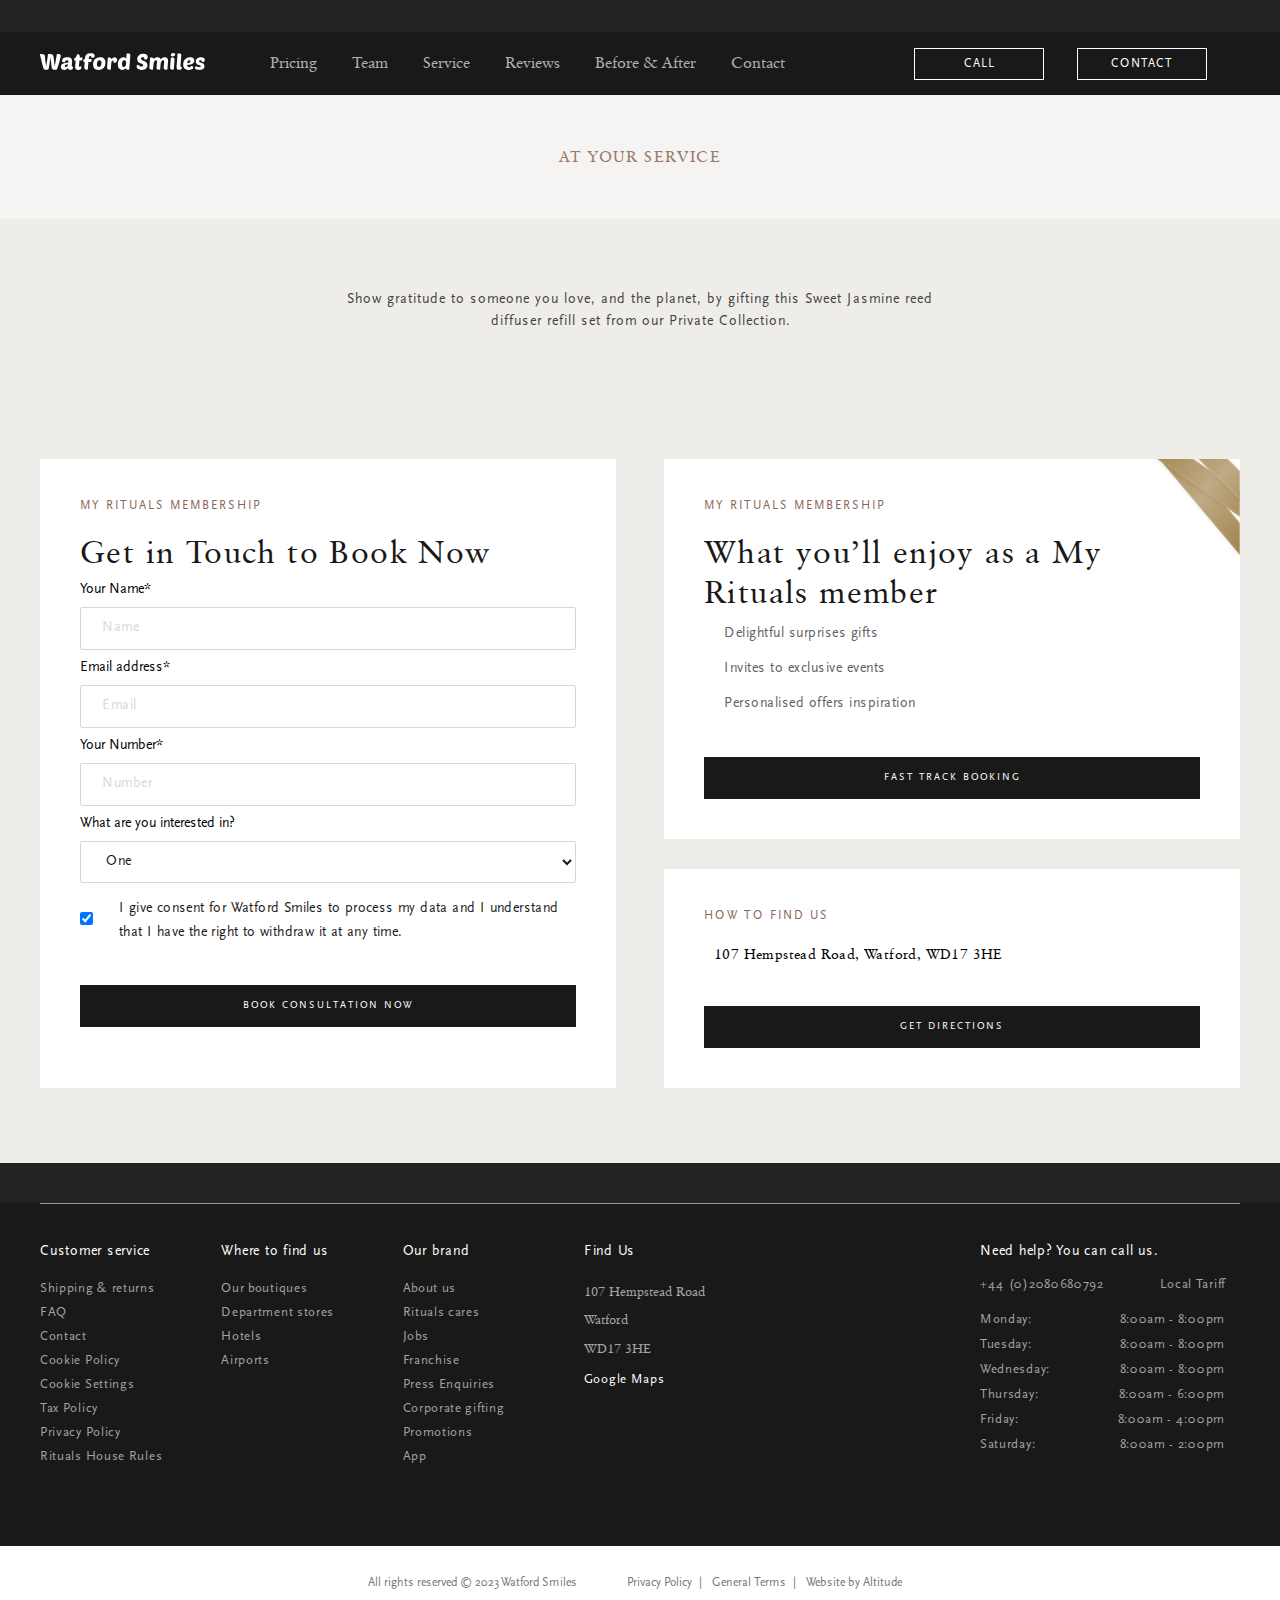
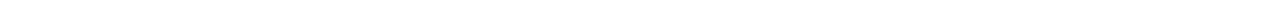
<file: reviews.html>
<!DOCTYPE html>
<html lang="en">

<head>
    <meta charset="UTF-8">
    <meta http-equiv="X-UA-Compatible" content="IE=edge">
    <meta name="viewport" content="width=device-width, initial-scale=1.0">
    <title>Dental Website</title>
    <link rel="stylesheet" href="https://cdn.jsdelivr.net/npm/swiper@8/swiper-bundle.min.css" />
    <link rel="stylesheet" href="style/fonts.css">
    <link rel="stylesheet" href="style/hamburgers.css">
    <link rel="stylesheet" href="style/style.css">
    <link rel="stylesheet" href="https://cdnjs.cloudflare.com/ajax/libs/font-awesome/6.2.1/css/all.min.css"
        integrity="sha512-MV7K8+y+gLIBoVD59lQIYicR65iaqukzvf/nwasF0nqhPay5w/9lJmVM2hMDcnK1OnMGCdVK+iQrJ7lzPJQd1w=="
        crossorigin="anonymous" referrerpolicy="no-referrer" />
</head>

<body>

   <!-- MENU -->
   <div class="menu">
    <div class="topMenu"></div>
    <div class="menuWrapper">
        <div class="menuList">
            <nav>
                <ul>
                    <li>
                        <a href="/dental/index.html"><img id="header-logo" src="images/logotype.svg"
                                alt="Logotype"></a>
                    </li>
                    <li class="menuItem"><a class="menuLink" href="/dental/pricing.html">Pricing
                            <hr>
                        </a></li>
                    <li class="menuItem"><a class="menuLink" href="/dental/team.html">Team
                            <hr>
                        </a></li>
                    <li class="menuItem"><a class="menuLink" href="/dental/service.html">Service
                            <hr>
                        </a></li>
                    <li class="menuItem"><a class="menuLink" href="/dental/reviews.html">Reviews
                            <hr>
                        </a></li>
                    <li class="menuItem"><a class="menuLink" href="/dental/before_after.html">Before & After
                            <hr>
                        </a></li>
                    <li class="menuItem"><a class="menuLink" href="/dental/contact.html">Contact
                            <hr>
                        </a></li>
                </ul>

                <ul class="menuButtons">
                    <li><a href="#"><button class="blackButton">CALL</button></a></li>
                    <li><a href="/dental/contact.html"><button class="blackButton">CONTACT</button></a></li>
                </ul>

                <button class="hamburger hamburger--spring" type="button">
                    <span class="hamburger-box">
                        <span class="hamburger-inner"></span>
                    </span>
                </button>

                <div class="mobileMenu">
                    <div class="container">
                        <ul>
                            <li class="menuItem"><a class="menuLink" href="/dental/pricing.html">Pricing</a></li>
                            <li class="menuItem"><a class="menuLink" href="/dental/team.html">Team</a></li>
                            <li class="menuItem"><a class="menuLink" href="/dental/service.html">Service</a></li>
                            <li class="menuItem"><a class="menuLink" href="/dental/reviews.html">Reviews</a></li>
                            <li class="menuItem"><a class="menuLink" href="/dental/before_after.html">Before & After</a></li>
                            <li class="menuItem"><a class="menuLink" href="/dental/contact.html">Contact</a></li>
                        </ul>


                        <ul class="menuButtons">
                            <li><a href="#"><button class="blackButton">CALL</button></a></li>
                            <li><a href="/dental/contact.html"><button class="blackButton">CONTACT</button></a></li>
                        </ul>
                    </div>
                </div>
            </nav>
        </div>
    </div>
</div>

    <!-- BODY -->

    <!-- SERVICE -->

    <section class="serviceWrapper">
        <h1>AT YOUR SERVICE</h1>
    </section>


    <!-- TABS -->

    <section class="tabs">
        <div class="container">
            <div class="tabsWrapper">
                <div class="tabsMenu">
                </div>
                <div class="tabsList">
                    <div class="tabItem tabVisible" tab-name="Description">
                        <p>Show gratitude to someone you love, and the planet, by gifting this Sweet Jasmine reed
                            diffuser refill set from our Private Collection.</p>
                    </div>
                    <div class="tabItem" tab-name="Contents">
                        <p>1 x Sweet Jasmine Fragrance Sticks, 1 X Sweet Jasmine Fragrance Sticks Refill, 1 X Stick for
                            Fragrance Sticks Private Collection Black</p>
                    </div>
                    <div class="tabItem" tab-name="Ingredients">
                        <p>See WARNING</p>
                    </div>
                    <div class="tabItem" tab-name="Delivery and Return">
                        <p>Delivery time 1-4 working days.</p>
                    </div>
                </div>
            </div>
        </div>
    </section>

          <!-- CONTACT BLOCK -->

    <section class="contact contactPage">
        <div class="container">
            <div class="contactBody">
                <div class="contactLeft">
                    <p class="conctactBlockSubtitle">My Rituals Membership</p>
                    <p class="contactBlockTitle">Get in Touch to Book Now</p>

                    <div class="contactRow inputs">
                        <p>Your Name*</p>
                        <input type="text" placeholder="Name">
                    </div>

                    <div class="contactRow inputs">
                        <p>Email address*</p>
                        <input type="text" placeholder="Email">
                    </div>

                    <div class="contactRow inputs">
                        <p>Your Number*</p>
                        <input type="text" placeholder="Number">
                    </div>

                    <div class="contactRow">
                        <p>What are you interested in?</p>
                        <select name="contactSelect" id="contactSelect">
                            <option value="1">One</option>
                            <option value="2">Two</option>
                            <option value="3">Three</option>
                        </select>
                    </div>

                    <div class="contactRow contactSelect">
                        <input type="checkbox" name="messageCheckbox" id="messageCheckbox" checked="">
                        <label for="messageCheckbox" class="messageCheckboxText">I give consent for Watford Smiles to
                            process my data and I
                            understand that I have the right to withdraw it at any time.</label>
                    </div>

                    <button class="mainButton bookNow bookNowLeft">Book consultation now</button>
                </div>
                <div class="contactRightWrapper">
                    <div class="contactRight">
                        <p class="conctactBlockSubtitle">My Rituals Membership</p>
                        <p class="contactBlockTitle">What you’ll enjoy as a My Rituals member</p>

                        <ul class="benefits-list">
                            <li>
                                <i class="fa-solid fa-check"></i>
                                <span>Delightful surprises gifts</span>
                            </li>
                            <li>
                                <i class="fa-solid fa-check"></i>
                                <span>Invites to exclusive events</span>
                            </li>
                            <li>
                                <i class="fa-solid fa-check"></i>
                                <span>Personalised offers inspiration</span>
                            </li>
                        </ul>

                        <button class="mainButton bookNow">Fast track booking</button>
                    </div>

                    <div class="contactRight rightBlock">
                        <p class="conctactBlockSubtitle">HOW TO FIND US</p>
                        <div class="howToFindBlock">
                            <i class="fa-solid fa-circle-check"></i>
                            <p>107 Hempstead Road, Watford, WD17 3HE</p>
                        </div>
                        <button class="mainButton bookNow">Get Directions</button>
                    </div>
                </div>

            </div>
        </div>
    </section>

    <div class="preFooter" style="position: relative"></div>

    <!-- BODY END -->
    <!-- FOOTER -->
    <footer>
        <div class="footerBody">
            <div class="footerLinks">
                <div>
                    <p class="footerLinkTitle">Customer service</p>

                    <ul>
                        <li><a href="#">Shipping & returns</a></li>
                        <li><a href="#">FAQ</a></li>
                        <li><a href="#">Contact</a></li>
                        <li><a href="#">Cookie Policy</a></li>
                        <li><a href="#">Cookie Settings</a></li>
                        <li><a href="#">Tax Policy</a></li>
                        <li><a href="#">Privacy Policy</a></li>
                        <li><a href="#">Rituals House Rules</a></li>
                    </ul>
                </div>
                <div>
                    <p class="footerLinkTitle">Where to find us</p>
                    <ul>
                        <li><a href="#">Our boutiques</a></li>
                        <li><a href="#">Department stores</a></li>
                        <li><a href="#">Hotels</a></li>
                        <li><a href="#">Airports</a></li>
                    </ul>
                </div>
                <div>
                    <p class="footerLinkTitle">Our brand</p>
                    <ul>
                        <li><a href="#">About us</a></li>
                        <li><a href="#">Rituals cares</a></li>
                        <li><a href="#">Jobs</a></li>
                        <li><a href="#">Franchise</a></li>
                        <li><a href="#">Press Enquiries</a></li>
                        <li><a href="#">Corporate gifting</a></li>
                        <li><a href="#">Promotions</a></li>
                        <li><a href="#">App</a></li>
                    </ul>
                </div>

                <div>
                    <p class="footerLinkTitle">Find Us</p>
                    <ul class="adress">
                        <li>
                            <p>107 Hempstead Road <br> Watford <br> WD17 3HE</p>
                        </li>
                        <li><a class="googleMapsLink" href="https://goo.gl/maps/o9dTjN5i8wTojFex8"
                                target="_blank">Google Maps</a></li>
                    </ul>
                </div>
            </div>
            <div class="footerInfo">
                <p class="footerLinkTitle">Need help? You can call us.</p>

                <ul class="timeList">
                    <li class="phoneNumber">
                        <p>+44 (0)2080680792</p>
                        <p>Local Tariff</p>
                    </li>
                    <li>
                        <p>Monday:</p>
                        <p>8:00am - 8:00pm</p>
                    </li>
                    <li>
                        <p>Tuesday:</p>
                        <p>8:00am - 8:00pm</p>
                    </li>
                    <li>
                        <p>Wednesday:</p>
                        <p>8:00am - 8:00pm</p>
                    </li>
                    <li>
                        <p>Thursday:</p>
                        <p>8:00am - 6:00pm</p>
                    </li>
                    <li>
                        <p>Friday:</p>
                        <p>8:00am - 4:00pm</p>
                    </li>
                    <li>
                        <p>Saturday:</p>
                        <p>8:00am - 2:00pm</p>
                    </li>
                </ul>

                <div class="footerMedia">
                    <a href="#"><i class="fa-brands fa-square-facebook"></i></a>
                    <a href="#"><i class="fa-brands fa-instagram"></i></a>
                </div>
            </div>
        </div>

        <div class="footerBottom">
            <p>All rights reserved © 2023 Watford Smiles</p>
            <ul>
                <li><a href="#">Privacy Policy</a></li>
                <li><a href="#">General Terms</a></li>
                <li><a href="#">Website by Altitude</a></li>
            </ul>
        </div>
    </footer>
</body>
<script src="https://code.jquery.com/jquery-3.6.3.min.js"
    integrity="sha256-pvPw+upLPUjgMXY0G+8O0xUf+/Im1MZjXxxgOcBQBXU=" crossorigin="anonymous"></script>
<script src="https://cdn.jsdelivr.net/npm/swiper@8/swiper-bundle.min.js"></script>
<script src="js/main.js"></script>

</html>
</file>
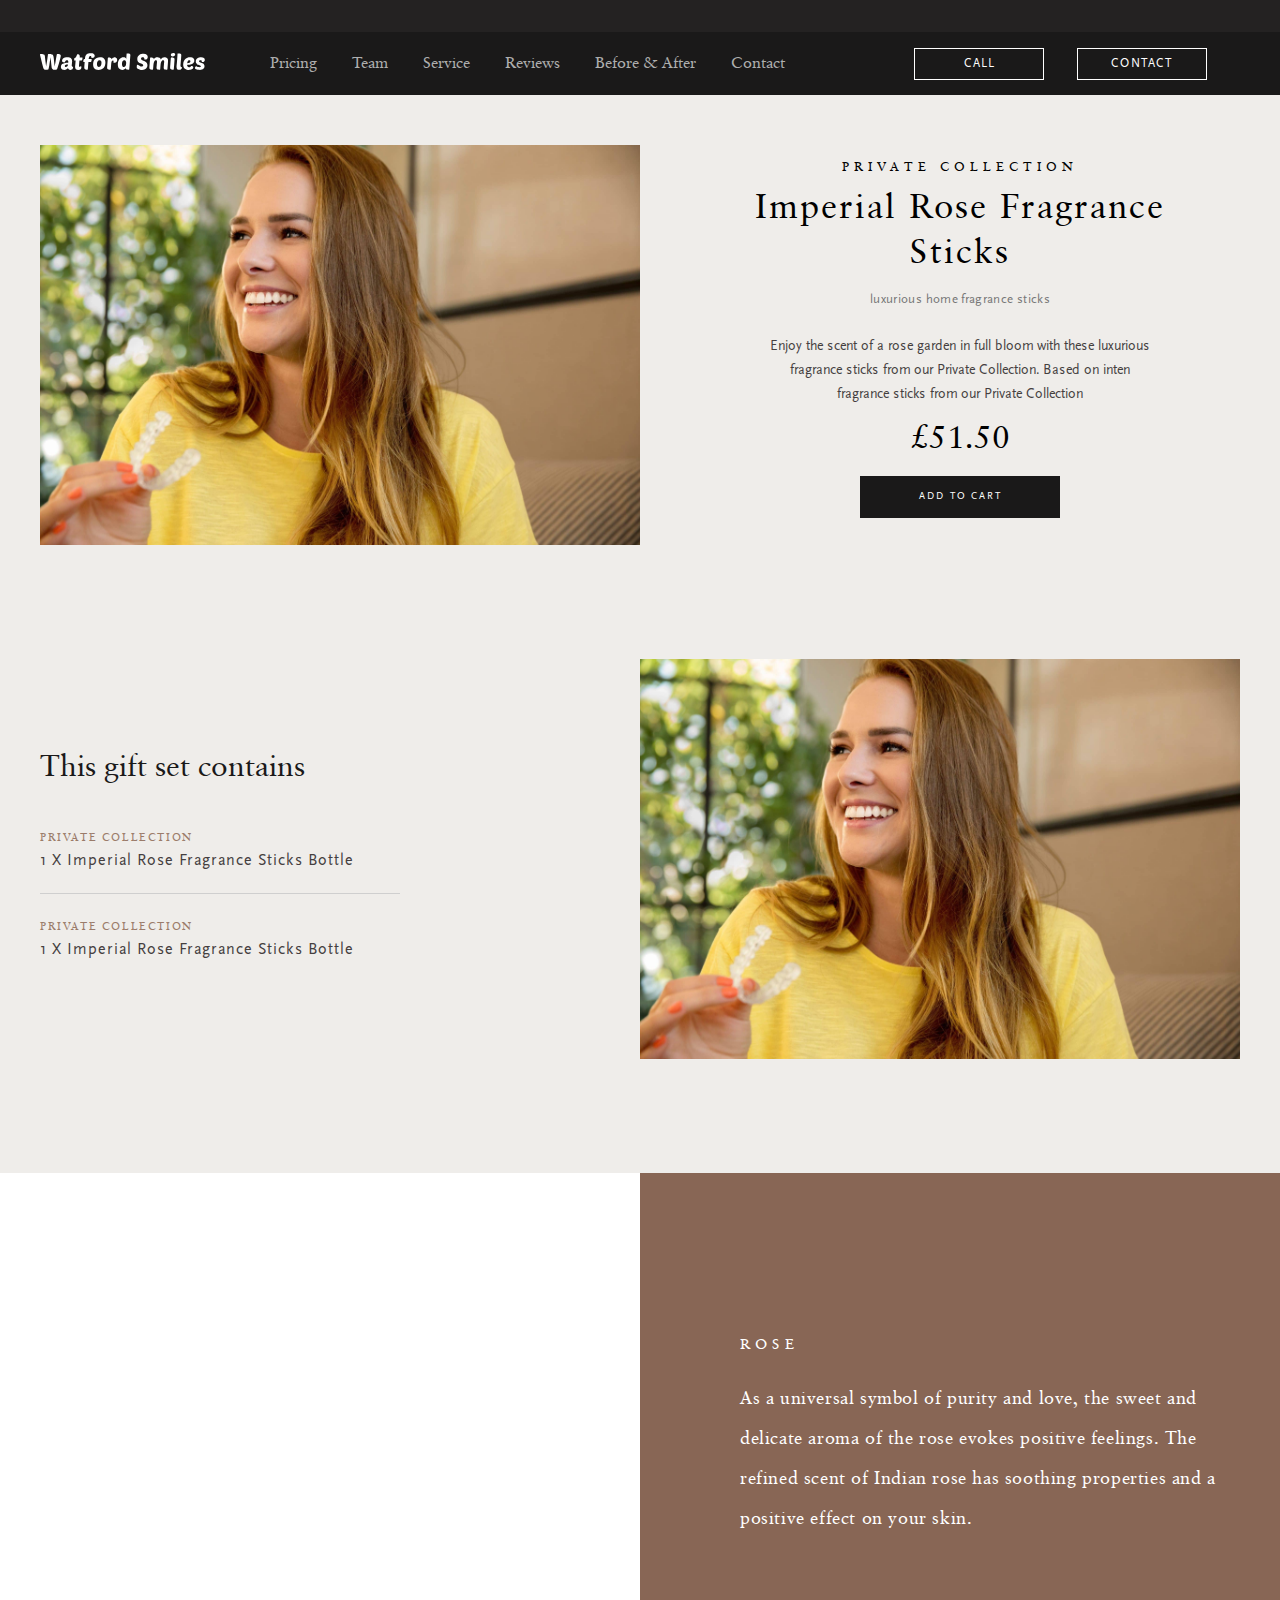
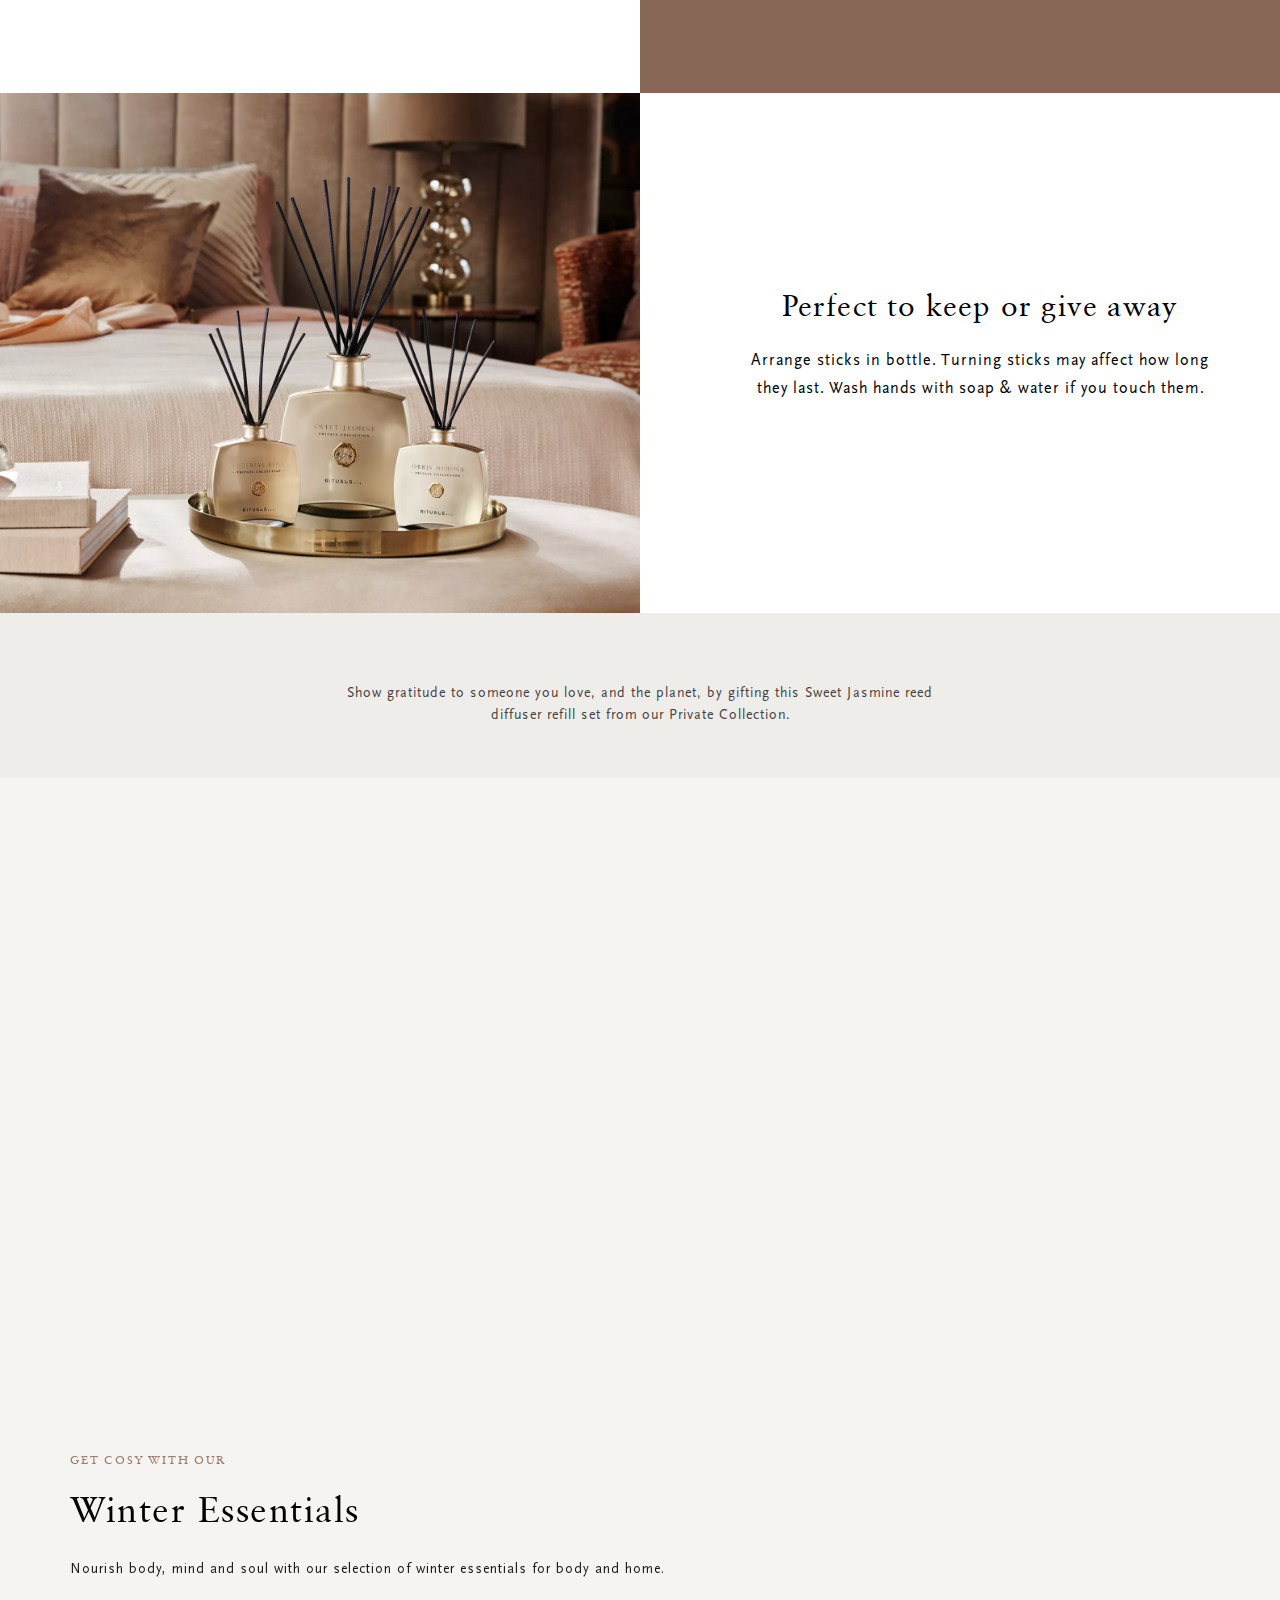
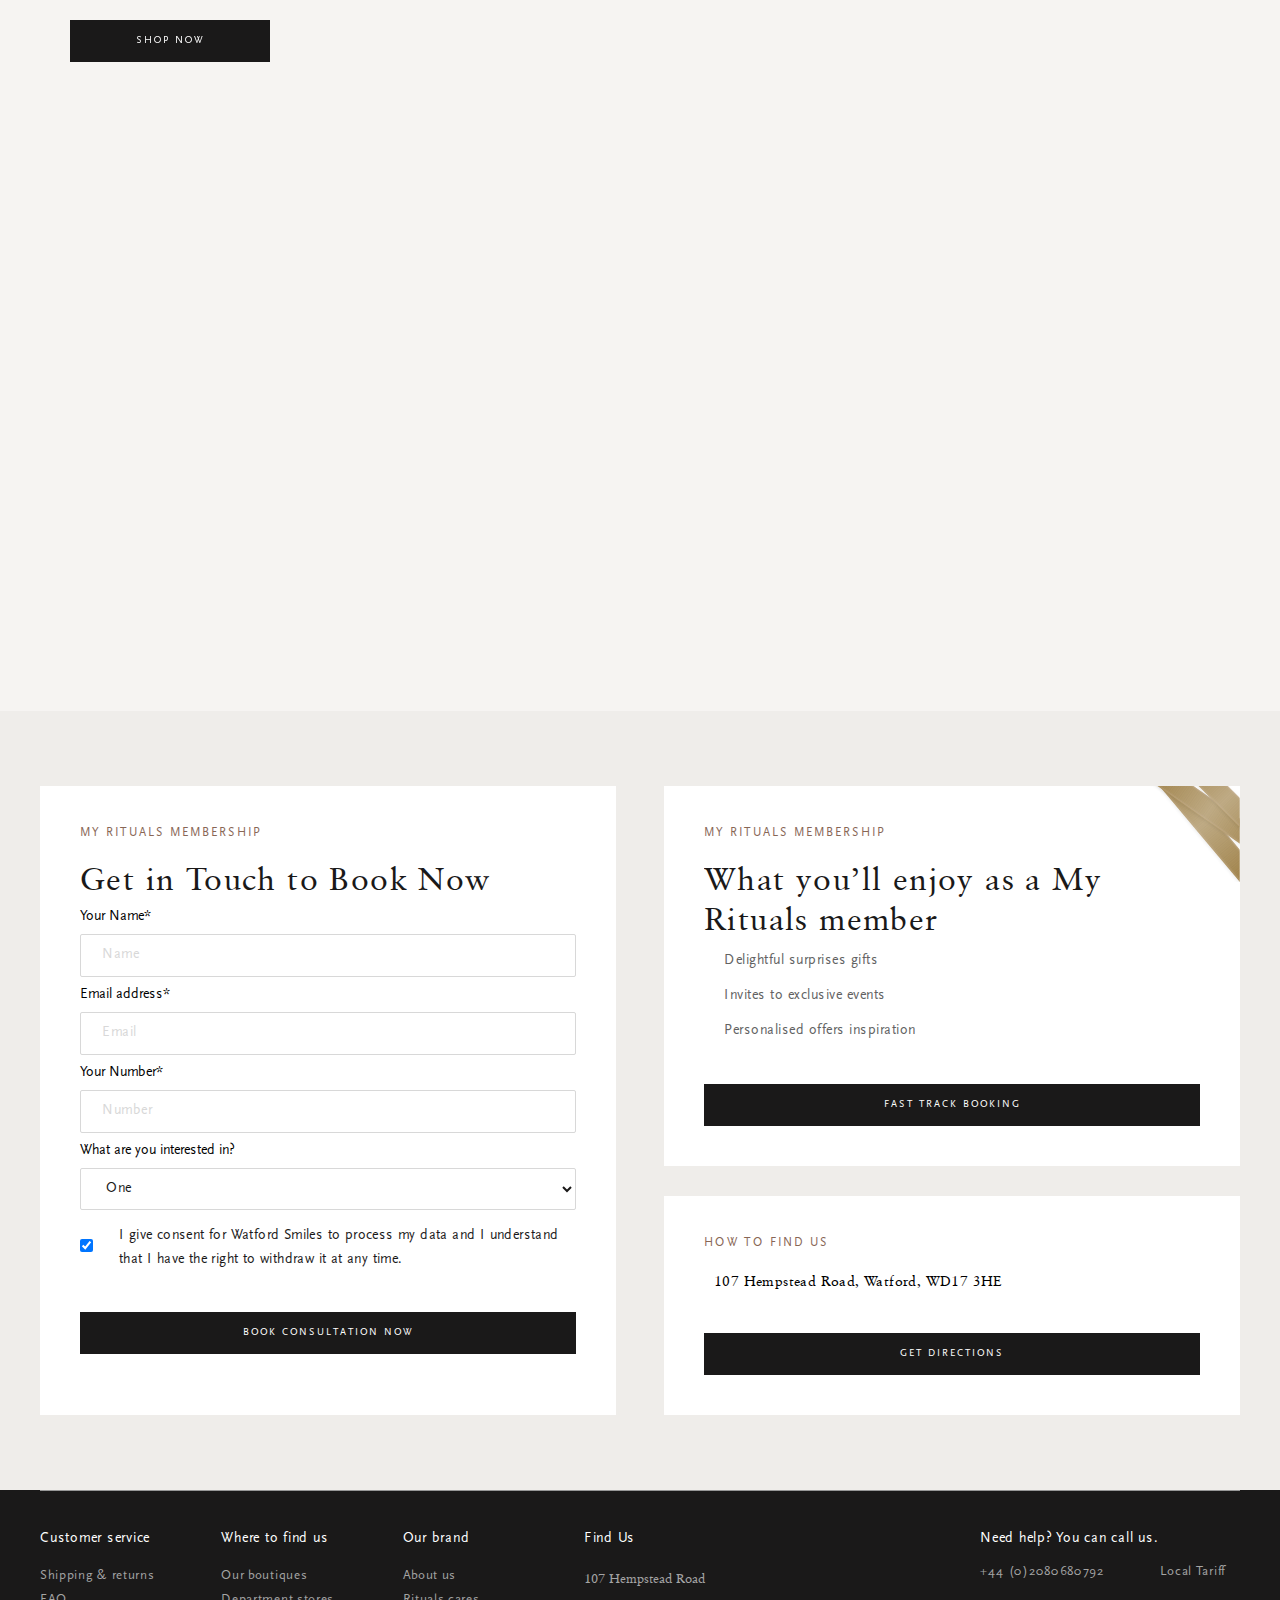
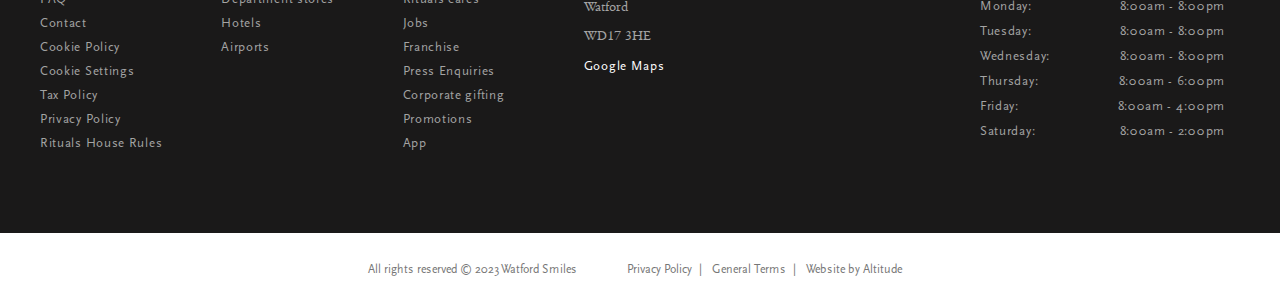
<file: service.html>
<!DOCTYPE html>
<html lang="en">

<head>
    <meta charset="UTF-8">
    <meta http-equiv="X-UA-Compatible" content="IE=edge">
    <meta name="viewport" content="width=device-width, initial-scale=1.0">
    <title>Dental Website</title>
    <link rel="stylesheet" href="https://cdn.jsdelivr.net/npm/swiper@8/swiper-bundle.min.css" />
    <link rel="stylesheet" href="style/fonts.css">
    <link rel="stylesheet" href="style/hamburgers.css">
    <link rel="stylesheet" href="style/style.css">
    <link rel="stylesheet" href="https://cdnjs.cloudflare.com/ajax/libs/font-awesome/6.2.1/css/all.min.css"
        integrity="sha512-MV7K8+y+gLIBoVD59lQIYicR65iaqukzvf/nwasF0nqhPay5w/9lJmVM2hMDcnK1OnMGCdVK+iQrJ7lzPJQd1w=="
        crossorigin="anonymous" referrerpolicy="no-referrer" />
</head>

<body>

    <!-- MENU -->
    <div class="menu">
        <div class="topMenu"></div>
        <div class="menuWrapper">
            <div class="menuList">
                <nav>
                    <ul>
                        <li>
                            <a href="/dental/index.html"><img id="header-logo" src="images/logotype.svg"
                                    alt="Logotype"></a>
                        </li>
                        <li class="menuItem"><a class="menuLink" href="/dental/pricing.html">Pricing
                                <hr>
                            </a></li>
                        <li class="menuItem"><a class="menuLink" href="/dental/team.html">Team
                                <hr>
                            </a></li>
                        <li class="menuItem"><a class="menuLink" href="/dental/service.html">Service
                                <hr>
                            </a></li>
                        <li class="menuItem"><a class="menuLink" href="/dental/reviews.html">Reviews
                                <hr>
                            </a></li>
                        <li class="menuItem"><a class="menuLink" href="/dental/before_after.html">Before & After
                                <hr>
                            </a></li>
                        <li class="menuItem"><a class="menuLink" href="/dental/contact.html">Contact
                                <hr>
                            </a></li>
                    </ul>

                    <ul class="menuButtons">
                        <li><a href="#"><button class="blackButton">CALL</button></a></li>
                        <li><a href="/dental/contact.html"><button class="blackButton">CONTACT</button></a></li>
                    </ul>

                    <button class="hamburger hamburger--spring" type="button">
                        <span class="hamburger-box">
                            <span class="hamburger-inner"></span>
                        </span>
                    </button>

                    <div class="mobileMenu">
                        <div class="container">
                            <ul>
                                <li class="menuItem"><a class="menuLink" href="/dental/pricing.html">Pricing</a></li>
                                <li class="menuItem"><a class="menuLink" href="/dental/team.html">Team</a></li>
                                <li class="menuItem"><a class="menuLink" href="/dental/service.html">Service</a></li>
                                <li class="menuItem"><a class="menuLink" href="/dental/reviews.html">Reviews</a></li>
                                <li class="menuItem"><a class="menuLink" href="/dental/before_after.html">Before & After</a></li>
                                <li class="menuItem"><a class="menuLink" href="/dental/contact.html">Contact</a></li>
                            </ul>


                            <ul class="menuButtons">
                                <li><a href="#"><button class="blackButton">CALL</button></a></li>
                                <li><a href="/dental/contact.html"><button class="blackButton">CONTACT</button></a></li>
                            </ul>
                        </div>
                    </div>
                </nav>
            </div>
        </div>
    </div>
    
    <!-- BODY -->

    <!-- SERVICES -->

    <section class="services">
        <div class="productWrapper">
            <div class="container">
                <div class="productLeft">
                    <img class="servicesHeader" src="images/invisilign-scaled.jpg" alt="Product Image">
                    <div class="productRightInfo">
                        <p class="productRightCollection">PRIVATE COLLECTION</p>
                        <p class="productRightName">Imperial Rose Fragrance Sticks</p>
                        <p class="productRightSubtitle">luxurious home fragrance sticks</p>
                        <p class="productRightDesc">Enjoy the scent of a rose garden in full bloom with these luxurious
                            fragrance sticks from our Private Collection. Based on inten fragrance sticks from our
                            Private Collection</p>
                        <p class="productRightPrice">£51.50</p>
                        <div class="productRightPriceBlock">
                            <button class="mainButton">ADD TO CART</button>
                        </div>
                    </div>
                </div>
            </div>
        </div>
        <div class="container">
            <div class="productRight">
                <div class="contains">
                    <p class="containsTitle">This gift set contains</p>

                    <div class="containsItem">
                        <p>PRIVATE COLLECTION</p>
                        <p>1 X Imperial Rose Fragrance Sticks Bottle</p>
                    </div>
                    <div class="containsItem">
                        <p>PRIVATE COLLECTION</p>
                        <p>1 X Imperial Rose Fragrance Sticks Bottle</p>
                    </div>
                </div>

                <img src="images/invisilign-scaled.jpg" alt="Product Image">
            </div>
        </div>
    </section>

    <div class="productRightText">
        <div class="productRightBlock">
            <p>ROSE</p>
            <p>As a universal symbol of purity and love, the sweet and delicate aroma of the rose evokes
                positive feelings. The refined scent of Indian rose has soothing properties and a positive
                effect on your skin.</p>
        </div>
    </div>

    <section class="servicesDouble">
        <img src="images/services_img.webp" alt="Services">
        <div class="servicesDoubleText">
            <p>Perfect to keep or give away</p>
            <p>Arrange sticks in bottle. Turning sticks may affect how long they last. Wash hands with soap & water if
                you touch them.</p>
        </div>
    </section>

    <!-- TABS -->

    <section class="tabs">
        <div class="container">
            <div class="tabsWrapper">
                <div class="tabsMenu">
                </div>
                <div class="tabsList">
                    <div class="tabItem tabVisible" tab-name="Description">
                        <p>Show gratitude to someone you love, and the planet, by gifting this Sweet Jasmine reed
                            diffuser refill set from our Private Collection.</p>
                    </div>
                    <div class="tabItem" tab-name="Contents">
                        <p>1 x Sweet Jasmine Fragrance Sticks, 1 X Sweet Jasmine Fragrance Sticks Refill, 1 X Stick for
                            Fragrance Sticks Private Collection Black</p>
                    </div>
                    <div class="tabItem" tab-name="Ingredients">
                        <p>See WARNING</p>
                    </div>
                    <div class="tabItem" tab-name="Delivery and Return">
                        <p>Delivery time 1-4 working days.</p>
                    </div>
                </div>
            </div>
        </div>
    </section>

    <!-- PRODUCT SLIDER -->

    <section class="productSlider serviceSlider">
        <div class="container">
            <div class="swiper productSlider">
                <div class="swiper-wrapper">
                    <div class="swiper-slide textSlide">
                        <p>GET COSY WITH OUR</p>
                        <h1>Winter Essentials</h1>
                        <p class="textSlideDesc">Nourish body, mind and soul with our selection of winter essentials for
                            body and home.</p>
                        <a href="#"><button class="mainButton">SHOP NOW</button></a>
                    </div>
                    <div class="swiper-slide">
                        <div class="customSliderImage">
                            <img src="images/item.webp" alt="Item">
                        </div>
                        <div class="customSliderText">
                            <p class="customSliderTitle">Sweet Jasmine Home Perfume</p>
                            <p class="customSliderDesc">Private Collection, luxury home perfume spray, 500 ml</p>
                        </div>
                    </div>
                    <div class="swiper-slide">
                        <div class="customSliderImage">
                            <img src="images/item.webp" alt="Item">
                        </div>
                        <div class="customSliderText">
                            <p class="customSliderTitle">Sweet Jasmine Home Perfume</p>
                            <p class="customSliderDesc">Private Collection, luxury home perfume spray, 500 ml</p>
                        </div>
                    </div>
                    <div class="swiper-slide">
                        <div class="customSliderImage">
                            <img src="images/item.webp" alt="Item">
                        </div>
                        <div class="customSliderText">
                            <p class="customSliderTitle">Sweet Jasmine Home Perfume</p>
                            <p class="customSliderDesc">Private Collection, luxury home perfume spray, 500 ml</p>
                        </div>
                    </div>
                    <div class="swiper-slide">
                        <div class="customSliderImage">
                            <img src="images/item.webp" alt="Item">
                        </div>
                        <div class="customSliderText">
                            <p class="customSliderTitle">Sweet Jasmine Home Perfume</p>
                            <p class="customSliderDesc">Private Collection, luxury home perfume spray, 500 ml</p>
                        </div>
                    </div>
                </div>
                <div class="swiper-button-prev"><i class="fa-solid fa-chevron-left"></i></div>
                <div class="swiper-button-next"><i class="fa-solid fa-chevron-right"></i></div>
            </div>
        </div>
    </section>

    <!-- CONTACT BLOCK -->

    <section class="contact contactPage">
        <div class="container">
            <div class="contactBody">
                <div class="contactLeft">
                    <p class="conctactBlockSubtitle">My Rituals Membership</p>
                    <p class="contactBlockTitle">Get in Touch to Book Now</p>

                    <div class="contactRow inputs">
                        <p>Your Name*</p>
                        <input type="text" placeholder="Name">
                    </div>

                    <div class="contactRow inputs">
                        <p>Email address*</p>
                        <input type="text" placeholder="Email">
                    </div>

                    <div class="contactRow inputs">
                        <p>Your Number*</p>
                        <input type="text" placeholder="Number">
                    </div>

                    <div class="contactRow">
                        <p>What are you interested in?</p>
                        <select name="contactSelect" id="contactSelect">
                            <option value="1">One</option>
                            <option value="2">Two</option>
                            <option value="3">Three</option>
                        </select>
                    </div>

                    <div class="contactRow contactSelect">
                        <input type="checkbox" name="messageCheckbox" id="messageCheckbox" checked="">
                        <label for="messageCheckbox" class="messageCheckboxText">I give consent for Watford Smiles to
                            process my data and I
                            understand that I have the right to withdraw it at any time.</label>
                    </div>

                    <button class="mainButton bookNow bookNowLeft">Book consultation now</button>
                </div>
                <div class="contactRightWrapper">
                    <div class="contactRight">
                        <p class="conctactBlockSubtitle">My Rituals Membership</p>
                        <p class="contactBlockTitle">What you’ll enjoy as a My Rituals member</p>

                        <ul class="benefits-list">
                            <li>
                                <i class="fa-solid fa-check"></i>
                                <span>Delightful surprises gifts</span>
                            </li>
                            <li>
                                <i class="fa-solid fa-check"></i>
                                <span>Invites to exclusive events</span>
                            </li>
                            <li>
                                <i class="fa-solid fa-check"></i>
                                <span>Personalised offers inspiration</span>
                            </li>
                        </ul>

                        <button class="mainButton bookNow">Fast track booking</button>
                    </div>

                    <div class="contactRight rightBlock">
                        <p class="conctactBlockSubtitle">HOW TO FIND US</p>
                        <div class="howToFindBlock">
                            <i class="fa-solid fa-circle-check"></i>
                            <p>107 Hempstead Road, Watford, WD17 3HE</p>
                        </div>
                        <button class="mainButton bookNow">Get Directions</button>
                    </div>
                </div>

            </div>
        </div>
    </section>

    <!-- BODY END -->
    <!-- FOOTER -->
    <footer>
        <div class="footerBody">
            <div class="footerLinks">
                <div>
                    <p class="footerLinkTitle">Customer service</p>

                    <ul>
                        <li><a href="#">Shipping & returns</a></li>
                        <li><a href="#">FAQ</a></li>
                        <li><a href="#">Contact</a></li>
                        <li><a href="#">Cookie Policy</a></li>
                        <li><a href="#">Cookie Settings</a></li>
                        <li><a href="#">Tax Policy</a></li>
                        <li><a href="#">Privacy Policy</a></li>
                        <li><a href="#">Rituals House Rules</a></li>
                    </ul>
                </div>
                <div>
                    <p class="footerLinkTitle">Where to find us</p>
                    <ul>
                        <li><a href="#">Our boutiques</a></li>
                        <li><a href="#">Department stores</a></li>
                        <li><a href="#">Hotels</a></li>
                        <li><a href="#">Airports</a></li>
                    </ul>
                </div>
                <div>
                    <p class="footerLinkTitle">Our brand</p>
                    <ul>
                        <li><a href="#">About us</a></li>
                        <li><a href="#">Rituals cares</a></li>
                        <li><a href="#">Jobs</a></li>
                        <li><a href="#">Franchise</a></li>
                        <li><a href="#">Press Enquiries</a></li>
                        <li><a href="#">Corporate gifting</a></li>
                        <li><a href="#">Promotions</a></li>
                        <li><a href="#">App</a></li>
                    </ul>
                </div>

                <div>
                    <p class="footerLinkTitle">Find Us</p>
                    <ul class="adress">
                        <li>
                            <p>107 Hempstead Road <br> Watford <br> WD17 3HE</p>
                        </li>
                        <li><a class="googleMapsLink" href="https://goo.gl/maps/o9dTjN5i8wTojFex8"
                                target="_blank">Google Maps</a></li>
                    </ul>
                </div>
            </div>
            <div class="footerInfo">
                <p class="footerLinkTitle">Need help? You can call us.</p>

                <ul class="timeList">
                    <li class="phoneNumber">
                        <p>+44 (0)2080680792</p>
                        <p>Local Tariff</p>
                    </li>
                    <li>
                        <p>Monday:</p>
                        <p>8:00am - 8:00pm</p>
                    </li>
                    <li>
                        <p>Tuesday:</p>
                        <p>8:00am - 8:00pm</p>
                    </li>
                    <li>
                        <p>Wednesday:</p>
                        <p>8:00am - 8:00pm</p>
                    </li>
                    <li>
                        <p>Thursday:</p>
                        <p>8:00am - 6:00pm</p>
                    </li>
                    <li>
                        <p>Friday:</p>
                        <p>8:00am - 4:00pm</p>
                    </li>
                    <li>
                        <p>Saturday:</p>
                        <p>8:00am - 2:00pm</p>
                    </li>
                </ul>

                <div class="footerMedia">
                    <a href="#"><i class="fa-brands fa-square-facebook"></i></a>
                    <a href="#"><i class="fa-brands fa-instagram"></i></a>
                </div>
            </div>
        </div>

        <div class="footerBottom">
            <p>All rights reserved © 2023 Watford Smiles</p>
            <ul>
                <li><a href="#">Privacy Policy</a></li>
                <li><a href="#">General Terms</a></li>
                <li><a href="#">Website by Altitude</a></li>
            </ul>
        </div>
    </footer>
</body>
<script src="https://code.jquery.com/jquery-3.6.3.min.js"
    integrity="sha256-pvPw+upLPUjgMXY0G+8O0xUf+/Im1MZjXxxgOcBQBXU=" crossorigin="anonymous"></script>
<script src="https://cdn.jsdelivr.net/npm/swiper@8/swiper-bundle.min.js"></script>
<script src="js/main.js"></script>

</html>
</file>
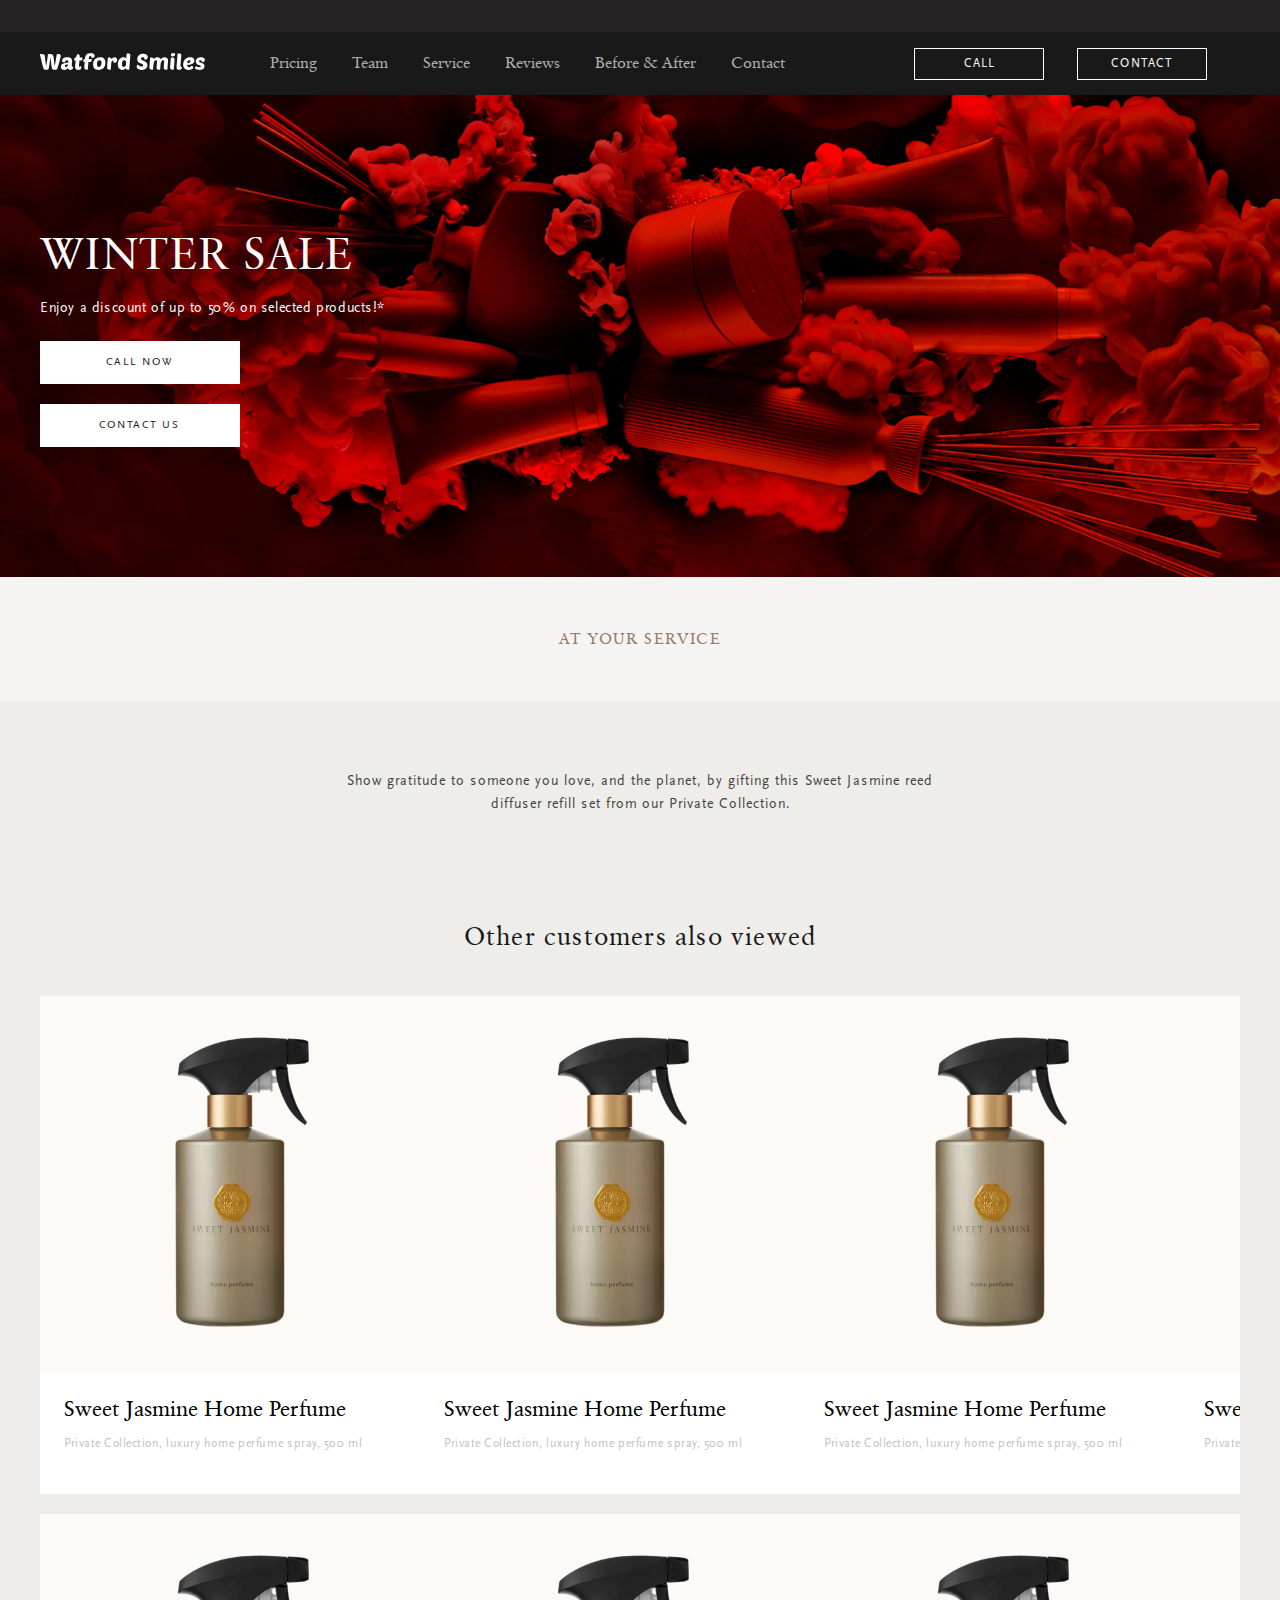
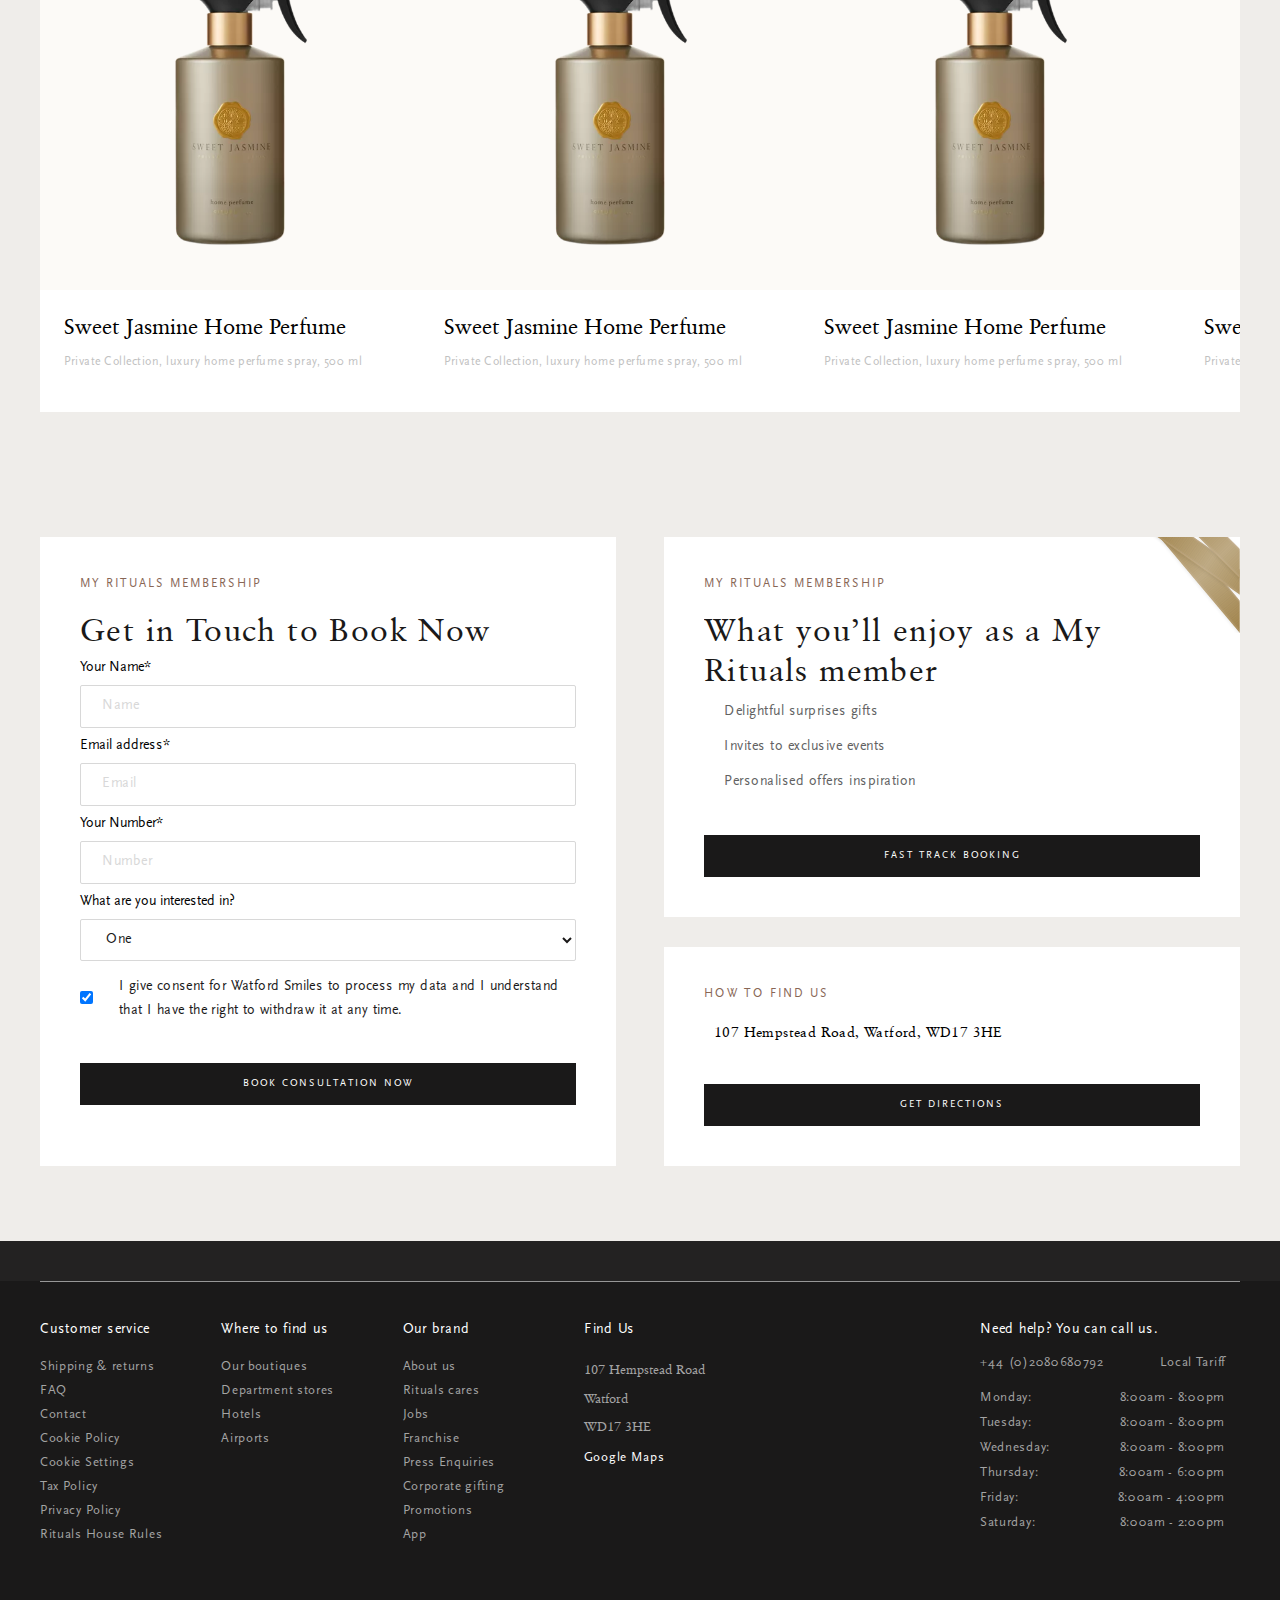
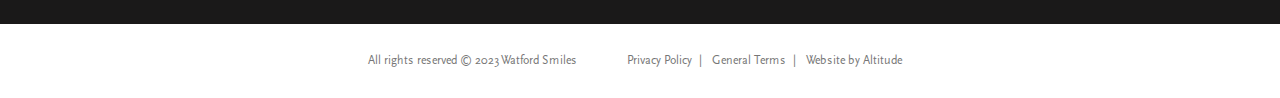
<file: team.html>
<!DOCTYPE html>
<html lang="en">

<head>
    <meta charset="UTF-8">
    <meta http-equiv="X-UA-Compatible" content="IE=edge">
    <meta name="viewport" content="width=device-width, initial-scale=1.0">
    <title>Dental Website</title>
    <link rel="stylesheet" href="https://cdn.jsdelivr.net/npm/swiper@8/swiper-bundle.min.css" />
    <link rel="stylesheet" href="style/fonts.css">
    <link rel="stylesheet" href="style/hamburgers.css">
    <link rel="stylesheet" href="style/style.css">
    <link rel="stylesheet" href="https://cdnjs.cloudflare.com/ajax/libs/font-awesome/6.2.1/css/all.min.css"
        integrity="sha512-MV7K8+y+gLIBoVD59lQIYicR65iaqukzvf/nwasF0nqhPay5w/9lJmVM2hMDcnK1OnMGCdVK+iQrJ7lzPJQd1w=="
        crossorigin="anonymous" referrerpolicy="no-referrer" />
</head>

<body>

  <!-- MENU -->
  <div class="menu">
    <div class="topMenu"></div>
    <div class="menuWrapper">
        <div class="menuList">
            <nav>
                <ul>
                    <li>
                        <a href="/dental/index.html"><img id="header-logo" src="images/logotype.svg"
                                alt="Logotype"></a>
                    </li>
                    <li class="menuItem"><a class="menuLink" href="/dental/pricing.html">Pricing
                            <hr>
                        </a></li>
                    <li class="menuItem"><a class="menuLink" href="/dental/team.html">Team
                            <hr>
                        </a></li>
                    <li class="menuItem"><a class="menuLink" href="/dental/service.html">Service
                            <hr>
                        </a></li>
                    <li class="menuItem"><a class="menuLink" href="/dental/reviews.html">Reviews
                            <hr>
                        </a></li>
                    <li class="menuItem"><a class="menuLink" href="/dental/before_after.html">Before & After
                            <hr>
                        </a></li>
                    <li class="menuItem"><a class="menuLink" href="/dental/contact.html">Contact
                            <hr>
                        </a></li>
                </ul>

                <ul class="menuButtons">
                    <li><a href="#"><button class="blackButton">CALL</button></a></li>
                    <li><a href="/dental/contact.html"><button class="blackButton">CONTACT</button></a></li>
                </ul>

                <button class="hamburger hamburger--spring" type="button">
                    <span class="hamburger-box">
                        <span class="hamburger-inner"></span>
                    </span>
                </button>

                <div class="mobileMenu">
                    <div class="container">
                        <ul>
                            <li class="menuItem"><a class="menuLink" href="/dental/pricing.html">Pricing</a></li>
                            <li class="menuItem"><a class="menuLink" href="/dental/team.html">Team</a></li>
                            <li class="menuItem"><a class="menuLink" href="/dental/service.html">Service</a></li>
                            <li class="menuItem"><a class="menuLink" href="/dental/reviews.html">Reviews</a></li>
                            <li class="menuItem"><a class="menuLink" href="/dental/before_after.html">Before & After</a></li>
                            <li class="menuItem"><a class="menuLink" href="/dental/contact.html">Contact</a></li>
                        </ul>


                        <ul class="menuButtons">
                            <li><a href="#"><button class="blackButton">CALL</button></a></li>
                            <li><a href="/dental/contact.html"><button class="blackButton">CONTACT</button></a></li>
                        </ul>
                    </div>
                </div>
            </nav>
        </div>
    </div>
</div>

    <!-- HEADER -->

    <section class="header">
        <div class="container">
            <h1 class="pageTitle">WINTER SALE</h1>
            <p class="pageSubtitle">Enjoy a discount of up to 50% on selected products!*</p>
            <div class="headerButtons">
                <button class="whiteButton">CALL NOW</button>
                <button class="whiteButton">CONTACT US</button>
            </div>
        </div>
    </section>

    <!-- SERVICE -->

    <section class="serviceWrapper">
        <h1>AT YOUR SERVICE</h1>
    </section>


    <!-- TABS -->

    <section class="tabs">
        <div class="container">
            <div class="tabsWrapper">
                <div class="tabsMenu">
                </div>
                <div class="tabsList">
                    <div class="tabItem tabVisible" tab-name="Description">
                        <p>Show gratitude to someone you love, and the planet, by gifting this Sweet Jasmine reed
                            diffuser refill set from our Private Collection.</p>
                    </div>
                    <div class="tabItem" tab-name="Contents">
                        <p>1 x Sweet Jasmine Fragrance Sticks, 1 X Sweet Jasmine Fragrance Sticks Refill, 1 X Stick for
                            Fragrance Sticks Private Collection Black</p>
                    </div>
                    <div class="tabItem" tab-name="Ingredients">
                        <p>See WARNING</p>
                    </div>
                    <div class="tabItem" tab-name="Delivery and Return">
                        <p>Delivery time 1-4 working days.</p>
                    </div>
                </div>
            </div>
        </div>
    </section>

    <!-- CUSTOMERS ITEMS -->

    <section class="customers">
        <div class="container">
            <h1>Other customers also viewed</h1>
            <div class="swiper customerSlider">
                <div class="swiper-wrapper">
                    <div class="swiper-slide">
                        <div class="customSliderImage">
                            <img src="images/item.webp" alt="Item">
                        </div>
                        <div class="customSliderText">
                            <p class="customSliderTitle">Sweet Jasmine Home Perfume</p>
                            <p class="customSliderDesc">Private Collection, luxury home perfume spray, 500 ml</p>
                        </div>
                    </div>
                    <div class="swiper-slide">
                        <div class="customSliderImage">
                            <img src="images/item.webp" alt="Item">
                        </div>
                        <div class="customSliderText">
                            <p class="customSliderTitle">Sweet Jasmine Home Perfume</p>
                            <p class="customSliderDesc">Private Collection, luxury home perfume spray, 500 ml</p>
                        </div>
                    </div>
                    <div class="swiper-slide">
                        <div class="customSliderImage">
                            <img src="images/item.webp" alt="Item">
                        </div>
                        <div class="customSliderText">
                            <p class="customSliderTitle">Sweet Jasmine Home Perfume</p>
                            <p class="customSliderDesc">Private Collection, luxury home perfume spray, 500 ml</p>
                        </div>
                    </div>
                    <div class="swiper-slide">
                        <div class="customSliderImage">
                            <img src="images/item.webp" alt="Item">
                        </div>
                        <div class="customSliderText">
                            <p class="customSliderTitle">Sweet Jasmine Home Perfume</p>
                            <p class="customSliderDesc">Private Collection, luxury home perfume spray, 500 ml</p>
                        </div>
                    </div>
                    <div class="swiper-slide">
                        <div class="customSliderImage">
                            <img src="images/item.webp" alt="Item">
                        </div>
                        <div class="customSliderText">
                            <p class="customSliderTitle">Sweet Jasmine Home Perfume</p>
                            <p class="customSliderDesc">Private Collection, luxury home perfume spray, 500 ml</p>
                        </div>
                    </div>
                </div>
                <div class="swiper-button-prev"><i class="fa-solid fa-chevron-left"></i></div>
                <div class="swiper-button-next"><i class="fa-solid fa-chevron-right"></i></div>
            </div>

            <div class="swiper customerSlider teamsSlider2">
                <div class="swiper-wrapper">
                    <div class="swiper-slide">
                        <div class="customSliderImage">
                            <img src="images/item.webp" alt="Item">
                        </div>
                        <div class="customSliderText">
                            <p class="customSliderTitle">Sweet Jasmine Home Perfume</p>
                            <p class="customSliderDesc">Private Collection, luxury home perfume spray, 500 ml</p>
                        </div>
                    </div>
                    <div class="swiper-slide">
                        <div class="customSliderImage">
                            <img src="images/item.webp" alt="Item">
                        </div>
                        <div class="customSliderText">
                            <p class="customSliderTitle">Sweet Jasmine Home Perfume</p>
                            <p class="customSliderDesc">Private Collection, luxury home perfume spray, 500 ml</p>
                        </div>
                    </div>
                    <div class="swiper-slide">
                        <div class="customSliderImage">
                            <img src="images/item.webp" alt="Item">
                        </div>
                        <div class="customSliderText">
                            <p class="customSliderTitle">Sweet Jasmine Home Perfume</p>
                            <p class="customSliderDesc">Private Collection, luxury home perfume spray, 500 ml</p>
                        </div>
                    </div>
                    <div class="swiper-slide">
                        <div class="customSliderImage">
                            <img src="images/item.webp" alt="Item">
                        </div>
                        <div class="customSliderText">
                            <p class="customSliderTitle">Sweet Jasmine Home Perfume</p>
                            <p class="customSliderDesc">Private Collection, luxury home perfume spray, 500 ml</p>
                        </div>
                    </div>
                    <div class="swiper-slide">
                        <div class="customSliderImage">
                            <img src="images/item.webp" alt="Item">
                        </div>
                        <div class="customSliderText">
                            <p class="customSliderTitle">Sweet Jasmine Home Perfume</p>
                            <p class="customSliderDesc">Private Collection, luxury home perfume spray, 500 ml</p>
                        </div>
                    </div>
                </div>
                <div class="swiper-button-prev"><i class="fa-solid fa-chevron-left"></i></div>
                <div class="swiper-button-next"><i class="fa-solid fa-chevron-right"></i></div>
            </div>
        </div>
    </section>

        <!-- CONTACT BLOCK -->

        <section class="contact contactPage">
            <div class="container">
                <div class="contactBody">
                    <div class="contactLeft">
                        <p class="conctactBlockSubtitle">My Rituals Membership</p>
                        <p class="contactBlockTitle">Get in Touch to Book Now</p>
    
                        <div class="contactRow inputs">
                            <p>Your Name*</p>
                            <input type="text" placeholder="Name">
                        </div>
    
                        <div class="contactRow inputs">
                            <p>Email address*</p>
                            <input type="text" placeholder="Email">
                        </div>
    
                        <div class="contactRow inputs">
                            <p>Your Number*</p>
                            <input type="text" placeholder="Number">
                        </div>
    
                        <div class="contactRow">
                            <p>What are you interested in?</p>
                            <select name="contactSelect" id="contactSelect">
                                <option value="1">One</option>
                                <option value="2">Two</option>
                                <option value="3">Three</option>
                            </select>
                        </div>
    
                        <div class="contactRow contactSelect">
                            <input type="checkbox" name="messageCheckbox" id="messageCheckbox" checked="">
                            <label for="messageCheckbox" class="messageCheckboxText">I give consent for Watford Smiles to
                                process my data and I
                                understand that I have the right to withdraw it at any time.</label>
                        </div>
    
                        <button class="mainButton bookNow bookNowLeft">Book consultation now</button>
                    </div>
                    <div class="contactRightWrapper">
                        <div class="contactRight">
                            <p class="conctactBlockSubtitle">My Rituals Membership</p>
                            <p class="contactBlockTitle">What you’ll enjoy as a My Rituals member</p>
    
                            <ul class="benefits-list">
                                <li>
                                    <i class="fa-solid fa-check"></i>
                                    <span>Delightful surprises gifts</span>
                                </li>
                                <li>
                                    <i class="fa-solid fa-check"></i>
                                    <span>Invites to exclusive events</span>
                                </li>
                                <li>
                                    <i class="fa-solid fa-check"></i>
                                    <span>Personalised offers inspiration</span>
                                </li>
                            </ul>
    
                            <button class="mainButton bookNow">Fast track booking</button>
                        </div>
    
                        <div class="contactRight rightBlock">
                            <p class="conctactBlockSubtitle">HOW TO FIND US</p>
                            <div class="howToFindBlock">
                                <i class="fa-solid fa-circle-check"></i>
                                <p>107 Hempstead Road, Watford, WD17 3HE</p>
                            </div>
                            <button class="mainButton bookNow">Get Directions</button>
                        </div>
                    </div>
    
                </div>
            </div>
        </section>

    <div class="preFooter" style="position: relative"></div>

    <!-- FOOTER -->
    <footer>
        <div class="footerBody">
            <div class="footerLinks">
                <div>
                    <p class="footerLinkTitle">Customer service</p>

                    <ul>
                        <li><a href="#">Shipping & returns</a></li>
                        <li><a href="#">FAQ</a></li>
                        <li><a href="#">Contact</a></li>
                        <li><a href="#">Cookie Policy</a></li>
                        <li><a href="#">Cookie Settings</a></li>
                        <li><a href="#">Tax Policy</a></li>
                        <li><a href="#">Privacy Policy</a></li>
                        <li><a href="#">Rituals House Rules</a></li>
                    </ul>
                </div>
                <div>
                    <p class="footerLinkTitle">Where to find us</p>
                    <ul>
                        <li><a href="#">Our boutiques</a></li>
                        <li><a href="#">Department stores</a></li>
                        <li><a href="#">Hotels</a></li>
                        <li><a href="#">Airports</a></li>
                    </ul>
                </div>
                <div>
                    <p class="footerLinkTitle">Our brand</p>
                    <ul>
                        <li><a href="#">About us</a></li>
                        <li><a href="#">Rituals cares</a></li>
                        <li><a href="#">Jobs</a></li>
                        <li><a href="#">Franchise</a></li>
                        <li><a href="#">Press Enquiries</a></li>
                        <li><a href="#">Corporate gifting</a></li>
                        <li><a href="#">Promotions</a></li>
                        <li><a href="#">App</a></li>
                    </ul>
                </div>

                <div>
                    <p class="footerLinkTitle">Find Us</p>
                    <ul class="adress">
                        <li>
                            <p>107 Hempstead Road <br> Watford <br> WD17 3HE</p>
                        </li>
                        <li><a class="googleMapsLink" href="https://goo.gl/maps/o9dTjN5i8wTojFex8"
                                target="_blank">Google Maps</a></li>
                    </ul>
                </div>
            </div>
            <div class="footerInfo">
                <p class="footerLinkTitle">Need help? You can call us.</p>

                <ul class="timeList">
                    <li class="phoneNumber">
                        <p>+44 (0)2080680792</p>
                        <p>Local Tariff</p>
                    </li>
                    <li>
                        <p>Monday:</p>
                        <p>8:00am - 8:00pm</p>
                    </li>
                    <li>
                        <p>Tuesday:</p>
                        <p>8:00am - 8:00pm</p>
                    </li>
                    <li>
                        <p>Wednesday:</p>
                        <p>8:00am - 8:00pm</p>
                    </li>
                    <li>
                        <p>Thursday:</p>
                        <p>8:00am - 6:00pm</p>
                    </li>
                    <li>
                        <p>Friday:</p>
                        <p>8:00am - 4:00pm</p>
                    </li>
                    <li>
                        <p>Saturday:</p>
                        <p>8:00am - 2:00pm</p>
                    </li>
                </ul>

                <div class="footerMedia">
                    <a href="#"><i class="fa-brands fa-square-facebook"></i></a>
                    <a href="#"><i class="fa-brands fa-instagram"></i></a>
                </div>
            </div>
        </div>

        <div class="footerBottom">
            <p>All rights reserved © 2023 Watford Smiles</p>
            <ul>
                <li><a href="#">Privacy Policy</a></li>
                <li><a href="#">General Terms</a></li>
                <li><a href="#">Website by Altitude</a></li>
            </ul>
        </div>
    </footer>
</body>
<script src="https://code.jquery.com/jquery-3.6.3.min.js"
    integrity="sha256-pvPw+upLPUjgMXY0G+8O0xUf+/Im1MZjXxxgOcBQBXU=" crossorigin="anonymous"></script>
<script src="https://cdn.jsdelivr.net/npm/swiper@8/swiper-bundle.min.js"></script>
<script src="js/main.js"></script>

</html>
</file>
<file: style/fonts.css>
@font-face {
    font-family: 'ClassicalGaramondBT';
    src: url('fonts/ClassicalGaramondBT-Roman.woff2') format('woff2');
    font-weight: 400;
    font-style: normal;
    -ms-text-size-adjust: 100%;
    -webkit-text-size-adjust: 100%;
    -moz-osx-font-smoothing: grayscale;
    -webkit-font-smoothing: none
}

@font-face {
    font-family: 'ScalaSansOT';
    src: url('fonts/ScalaSansOT.woff2') format('woff2');
    font-weight: 400;
    font-style: normal;
    -ms-text-size-adjust: 100%;
    -webkit-text-size-adjust: 100%;
    -moz-osx-font-smoothing: grayscale;
    -webkit-font-smoothing: none;
}
</file>
<file: style/hamburgers.css>
.hamburger {
  padding: 15px 15px;
  display: inline-block;
  cursor: pointer;
  transition-property: opacity, filter;
  transition-duration: 0.15s;
  transition-timing-function: linear;
  font: inherit;
  color: inherit;
  text-transform: none;
  background-color: transparent;
  border: 0;
  margin: 0;
  overflow: visible;
  border: none !important;
top: 5px !important;
position: relative;
}

.hamburger:hover {
  opacity: 0.7;
}

.hamburger.is-active:hover {
  opacity: 0.7;
}

.hamburger.is-active .hamburger-inner,
.hamburger.is-active .hamburger-inner::before,
.hamburger.is-active .hamburger-inner::after {
  background-color: white;
}

.hamburger-box {
  width: 30px;
  height: 24px;
  display: inline-block;
  position: relative;
}

.hamburger-inner {
  display: block;
  top: 50%;
  margin-top: -2px;
}

.hamburger-inner,
.hamburger-inner::before,
.hamburger-inner::after {
  width: 30px;
  height: 2px;
  background-color: white;
  border-radius: 4px;
  position: absolute;
  transition-property: transform;
  transition-duration: 0.15s;
  transition-timing-function: ease;
}

.hamburger-inner::before,
.hamburger-inner::after {
  content: "";
  display: block;
}

.hamburger-inner::before {
  top: -10px;
}

.hamburger-inner::after {
  bottom: -10px;
}


/*
   * Spring
   */
.hamburger--spring .hamburger-inner {
  top: 0px;
  transition: background-color 0s 0.13s linear;
}

.hamburger--spring .hamburger-inner::before {
  top: 7px;
  transition: top 0.1s 0.2s cubic-bezier(0.33333, 0.66667, 0.66667, 1), transform 0.13s cubic-bezier(0.55, 0.055, 0.675, 0.19);
}

.hamburger--spring .hamburger-inner::after {
  top: 14px;
  transition: top 0.2s 0.2s cubic-bezier(0.33333, 0.66667, 0.66667, 1), transform 0.13s cubic-bezier(0.55, 0.055, 0.675, 0.19);
}

.hamburger--spring.is-active .hamburger-inner {
  transition-delay: 0.22s;
  background-color: transparent !important;
}

.hamburger--spring.is-active .hamburger-inner::before {
  top: 0;
  transition: top 0.1s 0.15s cubic-bezier(0.33333, 0, 0.66667, 0.33333), transform 0.13s 0.22s cubic-bezier(0.215, 0.61, 0.355, 1);
  transform: translate3d(0, 10px, 0) rotate(45deg);
}

.hamburger--spring.is-active .hamburger-inner::after {
  top: 0;
  transition: top 0.2s cubic-bezier(0.33333, 0, 0.66667, 0.33333), transform 0.13s 0.22s cubic-bezier(0.215, 0.61, 0.355, 1);
  transform: translate3d(0, 10px, 0) rotate(-45deg);
}
</file>
<file: style/style.css>
* {
    margin: 0;
    padding: 0;
    box-sizing: border-box;
    font-family: 'ClassicalGaramondBT';

}

ul,
li {
    list-style-type: none;
}

button,
input,
textarea {
    border: none;
    outline: none;
}

:root {
    --dark: #1a1919;
    --lightDark: #242222;
    --cream: #f6f4f2;
    --main: #9a7b69;
    --darkWhite: #aeaeae;
}

a {
    text-decoration: none;
    color: white;
}


/* MENU */

.menu {
    width: 100%;

}

.topMenu {
    height: 32px;
    background: var(--lightDark);
}

.menuWrapper {
    background: var(--dark);
}

.menuList {
    max-width: 1200px;
    margin: 0 auto;
    width: 100%;
}

.menuList a {
    color: var(--darkWhite);
    font-size: 16px;
    transition: color .3s cubic-bezier(.32, .24, .15, 1);
    font-weight: 400;
    -webkit-text-stroke-width: 0 !important
}

#header-logo {
    width: 165px;
    margin-right: 48px;
}

.menuList ul {
    display: flex;
    padding-top: 15.5px;
    padding-bottom: 15.5px;
}

.menuList>nav {
    display: flex;
    align-items: center;
}

.menuItem {
    padding-left: 17px;
    padding-right: 18px;
}

.menuButtons {
    display: flex;
}

.blackButton {
    min-width: 130px;
    max-width: 240px;
    padding: 8px 10px;
    background-color: transparent;
    border: 1px solid #fff;
    color: white;
    font-family: 'ScalaSansOT';
    transition: 0.3s;
    cursor: pointer;
    font-size: 12px;
    letter-spacing: 1px;
}

.menuButtons li {
    margin-right: 33px;
}

.blackButton:hover {
    background: white;
    color: var(--dark);
}

.menuLink hr {
    height: 2px;
    width: 0%;
    border: none;
    background: white;
    position: relative;
    top: 20px;
    opacity: 1;
    transition: all .3s cubic-bezier(.32, .24, .15, 1);
}


.menuItem:hover .menuLink hr {
    opacity: 1;
    width: 100%;
}


.menuItem:hover .menuLink {
    color: white;
}

.container {
    max-width: 1200px;
    margin: 0 auto;
    width: 100%;
}

/* HEADER */

.header {
    padding: 130px 0px;
    background: url(../images/header.webp);
    max-height: 570px;
    background-position: center center;
    background-repeat: no-repeat;
    background-size: cover;
}

.pageTitle {
    font-size: 44px;
    letter-spacing: 1.4px;
    line-height: 56px;
    margin-bottom: 16px;
    color: white;
    font-weight: 400;
    font-family: 'ClassicalGaramondBT';
}

.pageSubtitle {
    font-size: 14px;
    letter-spacing: .6px;
    line-height: 24px;
    margin-bottom: 0;
    color: white;
    font-family: 'ScalaSansOT';
}

.headerButtons {
    display: grid;
}

.whiteButton {
    min-width: 200px;
    padding: 14px 20px;
    background-color: #fff;
    border: 1px solid #fff;
    color: #1a1919;
    display: inline-block;
    font-size: 11px;
    font-style: normal;
    letter-spacing: 2px;
    line-height: 1.2;
    text-align: center;
    text-decoration: none;
    text-transform: uppercase;
    transition: .2s ease-in-out;
    max-width: 200px;
    cursor: pointer;
    font-family: 'ScalaSansOT';
    margin-top: 20px;
}

.whiteButton:hover {
    background: transparent;
    color: white;
}


/* SWIPER TEXT */

.swiperText {
    width: 700px;
    margin: 0 auto;
    height: 150px;
}

.sliderBlock {
    width: 100%;
    padding-top: 30px;
    padding-bottom: 20px;
    background: #f6f4f2;
}

.swiperText .swiper-slide {
    text-align: center;
}

.swiperTextTitle {
    color: var(--main);
    font-size: 10px;
    letter-spacing: 1.6px;
    line-height: 24px;
    text-transform: uppercase;
    font-family: 'ClassicalGaramondBT';
}

.swiperTextDesc {
    font-family: 'ClassicalGaramondBT';
    color: var(--dark);
    font-size: 18px;
    letter-spacing: .4px;
    line-height: 33px;
    margin: 0 auto 20px;
    max-width: 400px;

}

.swiperTextDesc a {
    color: var(--main);
}

.swiperText .swiper-pagination {
    bottom: 20px;
}


.swiperText::before {
    bottom: 0;
    content: '';
    display: inline-block;
    position: absolute;
    top: 0;
    width: 50px;
    z-index: 3;
    background: linear-gradient(to left, rgba(246, 244, 242, 0), #f6f4f2);
    left: 0;
}

.swiperText::after {
    bottom: 0;
    content: '';
    display: inline-block;
    position: absolute;
    top: 0;
    width: 50px;
    z-index: 3;
    background: linear-gradient(to right, rgba(246, 244, 242, 0), #f6f4f2);
    right: 0;
}


.swiper-pagination-bullet {
    width: 3px;
    height: 3px;
}

.swiper-pagination-bullet-active {
    background: var(--dark);
}

/* BLOCKS */


.items {
    background: #f6f4f2;
}

.itemBlockText {
    padding: 41px 40px 27px;
    background: white;
    height: 310px;
}

.itemsBlockItem {
    width: calc(50% - 30px);
}

.itemBlockImage {
    width: 100%;
    height: 427px;
    object-fit: cover;
}

.itemBlockText {
    text-align: center;
}

.itemBlockSubtitle {
    color: var(--main);
    font-size: 10px;
    letter-spacing: 1.6px;
    line-height: 24px;
    text-transform: uppercase;
    font-family: 'ClassicalGaramondBT';
}

.itemBlockTitle {
    font-size: 36px;
    letter-spacing: 1.6px;
    line-height: 50px;
    margin-bottom: 15px;
    text-transform: none;
    font-family: 'ClassicalGaramondBT';
    color: #453f3f;

}

.itemBlockDesc {
    line-height: 28px;
    margin: 0 auto 16px;
    max-width: 348px;
    letter-spacing: 1px;
    color: #453f3f;
    font-size: 14px;
    font-family: 'ScalaSansOT';
}

.itemBlockButton {
    display: inline-block;
    font-size: 10px;
    font-style: normal;
    letter-spacing: 2px;
    line-height: 1.2;
    max-width: 280px;
    padding: 14px 20px;
    text-align: center;
    text-decoration: none;
    text-transform: uppercase;
    transition: .2s ease-in-out;
    font-family: 'ScalaSansOT';
    min-width: 10px;
    background-color: transparent;
    border: 1px solid #b4b4b4;
    color: #1a1919;
    margin: 0 8px 8px;
    cursor: pointer;
}

.itemsBlock {
    display: flex;
    justify-content: space-between;
}

.itemBlockButton:hover {
    border: 1px solid #1a1919;
}

.items {
    padding-top: 50px;
    padding-bottom: 50px;
}

.tabs {
    padding-top: 50px;
    padding-bottom: 50px;
    background-color: #efedea;
}

.tabsMenu p {
    color: #626262;
    font-family: 'ScalaSansOT';
    font-size: 11px;
    letter-spacing: 2.08px;
    line-height: 14px;
    padding: 14px 0 7px;
    position: relative;
    text-transform: uppercase;
    cursor: pointer;
    padding-bottom: 5px;
    display: inline-block;
    border-bottom: 1px solid transparent;
}

.tabsMenu p:hover {
    border-bottom: 1px solid #626262;
}

.tabsMenuActive {
    border-bottom: 1px solid #626262 !important;
}

.tabsMenu {
    display: flex;
    justify-content: center;
}

.tabItem {
    max-width: 640px;
    margin: 0 auto;
    color: #453f3f;
    font-size: 14px;

    line-height: 1.6;
    letter-spacing: 1px;
    text-align: center;
    display: none;
    opacity: 0;
    transition: 0.3s;
}

.tabItem p {
    font-family: 'ScalaSansOT' !important;
}

.tabVisible {
    display: block;
    opacity: 1;
}

.tabsList {
    margin-top: 20px;
}

.tabsMenu p {
    margin-right: 40px;
}


/* CUSTOMERS */

.customers {
    padding-top: 50px;
    padding-bottom: 50px;
    background: #efedea;
}

.customers h1 {
    text-align: center;
    letter-spacing: 1.2px;
    text-transform: none;
    text-align: center;
    margin-bottom: 40px;
    color: #1a1919;
    font-family: 'ClassicalGaramondBT';
    font-size: 26px;
    line-height: 40px;
    font-weight: 400;
}


.customerSlider .swiper-slide {
    width: 380px;
    height: auto;
    background: white;
}

.customerSlider .swiper-slide img {
    width: 100%;
}

.customSliderImage {
    padding: 20px 24px;
    background: #fcfaf7;
}

.customSliderText {
    padding: 20px 24px;

}

.customSliderTitle {
    font-size: 22px;
    letter-spacing: 0;
    line-height: 32px;
    margin-bottom: 10px;
    font-family: 'ClassicalGaramondBT';
}

.customSliderDesc {
    font-size: 12px;
    letter-spacing: .5px;
    line-height: 20px;
    min-height: 40px;
    color: #c1c1c1;
    font-family: 'ScalaSansOT';
}

.swiper-button-prev {
    width: 50px;
    height: 50px;
    border-radius: 100px;

}

.swiper-button-prev:hover {
    background: white;
}

.swiper-button-prev::after {
    display: none;
}

.swiper-button-prev i {
    color: #1a1919;
    font-size: 16px;
}

.swiper-button-next::after {
    display: none;
}

.swiper-button-next i {
    color: #1a1919;
    font-size: 16px;
}

.swiper-button-next {
    width: 50px;
    height: 50px;
    border-radius: 100%;
}

.swiper-button-next:hover {
    background: white;
}

.productSlider {
    background: #f6f4f2;
    padding-top: 75px;
    padding-bottom: 0px;
}

.textSlide p:first-child {
    color: #9a7b69;
    font-size: 12px;
    letter-spacing: 1.8px;
    line-height: 16px;
    margin-bottom: 16px;

}

.textSlide h1 {
    font-size: 36px;
    letter-spacing: 1.5px;
    line-height: 50px;
    margin-bottom: 25px;
    text-transform: none;
    font-weight: 400;
}



.textSlideDesc {
    color: #1a1919;
    font-size: 14px;
    letter-spacing: 1px;
    line-height: 28px;
    margin-bottom: 38px;
    font-family: 'ScalaSansOT';
    line-height: 1.6;
    width: 80%;
}

.mainButton {
    background-color: #1a1919;
    border: 1px solid #1a1919;
    color: #fff;
    display: inline-block;
    font-family: 'ScalaSansOT';
    font-size: 10px;
    font-style: normal;
    letter-spacing: 2px;
    line-height: 1.2;
    min-width: 200px;
    max-width: 240px;
    padding: 14px 15px;
    text-align: center;
    text-decoration: none;
    text-transform: uppercase;
    transition: .2s ease-in-out;
}

.customSliderImage img {
    width: 100%;
}

.productSlider .customSliderText {
    background: white;
}

.productSlider .swiper-wrapper {
    align-items: center;
}

.joinText {
    background: white;
    padding: 40px;
}

.joinBlock {
    display: flex;
    max-height: 250px;
}

.joinBlock img {
    width: 50%;
    object-fit: cover;
}

.join {
    background: #efedea;
    padding-top: 45px;
    padding-bottom: 45px;

}

.joinTextTitle {
    font-size: 32px;
    line-height: 40px;
}

.itemsBlockItem .joinTextTitle {
    margin-bottom: 15px;
}

.joinTextSmall {
    color: #9a7b69;
    font-size: 12px;
    letter-spacing: 1.7px;
    line-height: 16px;
    font-family: "ClassGarmnd BT", "Times New Roman", serif;
    text-transform: uppercase;
}

.joinTextTitle {
    color: #1a1919;
    margin-top: 10px;
}

.joinTextDesc {
    margin-top: 10px;
    font-family: 'ScalaSansOT';
    font-size: 14px;
    line-height: 1.6;
    margin-bottom: 30px;
    max-width: 400px;
}

.mainButton {
    cursor: pointer;
}

.mainButton:hover {
    border: 1px solid #1a1919;
    background: transparent;
    color: #1a1919;
}

.joinText {
    position: relative;
    width: 100%;
}

.joinText::after {
    background-image: url(../images/ribbon-gold-corner-desktop.svg);
    height: 96px;
    width: 90px;
    background-position: left top;
    background-repeat: no-repeat;
    background-size: 100% 100%;
    content: '';
    position: absolute;
    right: 0;
    top: 0;
}

.informed {
    background-color: rgba(26, 25, 25, .96);
    padding-top: 40px;
    padding-bottom: 40px;
}

.infLeft {
    width: 100%;
    max-width: 520px;
}

.infLeft h1 {
    margin-bottom: 8px;
    max-width: 350px;
    font-size: 26px;
    letter-spacing: 1px;
    line-height: 36px;
    text-transform: none;
    color: white;
    font-family: 'ClassicalGaramondBT';
    font-weight: 500;
}

.infLeft p {
    color: #ccc;
    margin-top: 10px;
    font-family: 'ScalaSansOT';
    line-height: 20px;
    font-size: 14px;
    letter-spacing: 1px;
    letter-spacing: 1px;
}


.infRight {
    align-items: flex-end;
    display: flex;
}

.informed .container {
    display: flex;
    justify-content: space-between;
    align-items: center;
}

.infLeft a {
    color: var(--main);
    border-bottom: 1px solid var(--main);
}

#informedInput {
    background-color: transparent;
    color: #fff;
    font-size: 16px;
    letter-spacing: .5px;
    margin-top: 8px;
    padding: 12px 21px;
    width: 100%;
    appearance: none;
    border-radius: 2px;
    border: 1px solid white;
    max-height: 45px;
    min-width: 220px;
    max-width: 320px;
    font-family: 'ScalaSansOT';
}

.infRight label {
    color: #ccc;
    font-size: 14px;
    font-family: 'ScalaSansOT';
}

.informedButton {
    display: inline-block;
    font-size: 11px;
    letter-spacing: 2px;
    width: auto;
    background-color: transparent;
    border: 1px solid #fff;
    color: #fff;
    line-height: 1.2;
    min-width: 200px;
    max-width: 280px;
    padding: 14px 0px;
    text-align: center;
    text-decoration: none;
    text-transform: uppercase;
    transition: .2s ease-in-out;
    cursor: pointer;
    font-family: 'ScalaSansOT';
    display: inline-block;
    max-height: 45px;
}

.informedButton:hover {
    background: white;
    color: rgba(26, 25, 25, .96);
}



/* FOOTER */

footer {
    background: #1a1919;
}

.footerBody {
    max-width: 1200px;
    position: relative;
    margin: 0 auto;
    padding-bottom: 55px;
    padding-top: 40px;
}

.footerBody::before {
    content: '';
    width: 100%;
    height: 1px;
    position: absolute;
    left: 0;
    top: 0;
    background-color: #979797;
    display: block;
}

.footerLinks {
    display: grid;
    grid-template-columns: repeat(4, 1fr);
}

.footerLinkTitle {
    color: #fff;
    pointer-events: none;
    font-size: 14px;
    letter-spacing: .75px;
    line-height: 18px;
    font-family: 'ScalaSansOT';
    text-transform: none;
    border: 0;
    padding: 0;
    margin-bottom: 16px;
}

.footerLinks li {
    margin-bottom: 5px;
}

.footerLinks li a {
    font-size: 13px;
    letter-spacing: .7px;
    font-family: 'ScalaSansOT';
    line-height: 15px;
    color: #a4a4a4;
    border-bottom: 1px solid transparent;
    transition: 0.2s;
}

.footerLinks li a:hover {
    border-bottom: 1px solid #a4a4a4;
}

.adress p {
    color: #a4a4a4;
    font-size: 13px;
    line-height: 2.2;
}

.footerHelp {
    color: white;
}

.footerBody {
    display: flex;
    justify-content: space-between;
}

.timeList li {
    display: flex;
    justify-content: space-between;
    padding-right: 15px;
}

.timeList p {
    color: #a4a4a4;
    font-family: 'ScalaSansOT';
    font-size: 13px;
    letter-spacing: .7px;
    line-height: 15px;
    transition: 0.2s;
}

.timeList li {
    margin-bottom: 10px;
}

.phoneNumber {
    margin-bottom: 20px !important;
}

.footerInfo {
    width: 260px;
}

.footerMedia {
    margin-top: 20px;
}

.footerMedia i {
    font-size: 15px;
    line-height: 15px;
    margin-right: 30px;
    color: #a4a4a4;
}

.footerLinks {
    max-width: 725px;
    width: 725px;
}

.googleMapsLink {
    font-weight: 500;
    color: white !important;
}

.googleMapsLink:hover {
    text-decoration: none;
    border: none;
}

.footerBottom {
    padding-top: 30px;
    padding-bottom: 30px;
    background: white;
    display: flex;
    justify-content: center;
}

.footerBottom * {
    color: #767676;
    font-family: 'ScalaSansOT';
    font-size: 12px;
}


.footerBottom ul {
    display: flex;
}

.footerBottom>p {
    margin-right: 40px;
}

.footerBottom li {
    position: relative;

}

.footerBottom li::after {
    content: '|';
    position: absolute;
    right: -10px;
    top: 0;
}

.footerBottom li {
    margin-right: 10px;
    margin-left: 10px;
}

.footerBottom li:last-child::after {
    display: none;
}

.productSlider .container {
    max-width: 1140px;
}


@media (max-width: 1460px) {}


.serviceWrapper {
    text-align: center;
    background-color: #f6f4f2;
    padding-top: 50px;
    padding-bottom: 50px;
}

.serviceWrapper h1 {
    font-size: 16px;
    margin-bottom: 0;
    color: #9a7b69;
    font-family: 'ClassicalGaramondBT';
    font-weight: 400;
    letter-spacing: 1.6px;
    line-height: 24px;
    text-transform: uppercase;
}

.teamsSlider2 {
    margin-top: 20px;
}

/* CONTACT */
.contactBody>div {
    width: 48%;
    max-height: 630px;
}

.contactBody {
    display: flex;
    justify-content: space-between;
}

.contactLeft {
    background: white;
    padding: 40px;
    margin: 0;
    max-height: none;
}

.contactRight {
    background: white;
    padding: 40px;
}

.contact {
    background: #efedea;
    padding-bottom: 75px;
    padding-top: 75px;

}


.conctactBlockSubtitle {
    font-size: 12px;
    letter-spacing: 2px;
    line-height: 14px;
    color: #865;
    text-transform: uppercase;
    margin-bottom: 19px;
    display: block;
    font-family: 'ScalaSansOT';
}

.contactBlockTitle {
    color: #1a1919;
    font-family: 'ClassicalGaramondBT';
    margin-bottom: 24px;
    text-align: left;
    font-size: 32px;
    letter-spacing: 1.4px;
    line-height: 40px;
    margin-top: 0px;
    overflow: hidden;
    max-width: 670px;
    text-align: left;
    margin-bottom: 10px;
}


.inputs input {
    appearance: none;
    background-color: #fff;
    border-radius: 2px;
    border: 1px solid #d8d8d8;
    color: #453f3f;
    font-family: 'ScalaSansOT';
    font-size: 14px;
    letter-spacing: .5px;
    margin-top: 8px;
    order: 2;
    padding: 12px 21px;
    width: 100%;
}

.inputs input::placeholder {
    color: #d8d8d8;
}

.contactRow {
    margin-top: 10px;
}

.contactRow p {
    font-family: 'ScalaSansOT';
    font-size: 14px;
}

#contactSelect {
    background-color: #fff;
    border-radius: 2px;
    border: 1px solid #d8d8d8;
    color: #1a1919;
    font-family: 'ScalaSansOT';
    font-size: 14px;
    letter-spacing: .5px;
    margin-top: 8px;
    order: 2;
    padding: 12px 21px;
    width: 100%;
    outline: none;
}

.messageCheckboxText {
    display: block;
    font-size: 14px;
    letter-spacing: .4px;
    line-height: 24px;
    padding: 4px 0 0 26px;
    position: relative;
    color: #1a1919;
    font-family: 'ScalaSansOT';
}


.contactSelect {
    display: flex;
    align-items: center;
}

.bookNow {
    width: 100%;
    margin-top: 20px;
    max-width: 100%;
}

.benefits-list span {
    font-family: 'ScalaSansOT';
    font-size: 14px;
    letter-spacing: .5px;
    line-height: 25px;
    color: #626262;
    width: calc(100% - 40px);
    display: inline-block;
}

.benefits-list li {
    margin-top: 20px;
    display: flex;
    align-items: center;
}

.benefits-list i {
    margin-right: 20px;
}

.contactRight {
    position: relative;
}

.contactRight::after {
    background-position: left top;
    background-repeat: no-repeat;
    background-size: 100% 100%;
    content: '';
    opacity: 0;
    position: absolute;
    right: 0;
    top: 0;
    background-image: url('../images/corner.svg');
    height: 96px;
    width: 90px;
    opacity: 1;
}

.preFooter {
    width: 100%;
    height: 40px;
    background: rgba(26, 25, 25, .96);
}

.pricingSubtitle {
    font-size: 14px;
    letter-spacing: 1px;
    line-height: 28px;
    font-family: 'ScalaSansOT';
    max-width: 880px;
    margin: 0 auto;
    color: #453f3f;
}

.pricingSub {
    font-weight: 700;
}

.pricing {
    padding-top: 50px;
    padding-bottom: 50px;
    background: white;
}

.pricing h2 {
    font-family: 'ClassicalGaramondBT';
    color: #1a1919;
    font-size: 30px;
    line-height: 40px;
    font-weight: 400;
}

.pricingTop {
    text-align: center;
}

.pricingTop>* {
    margin-bottom: 10px;
}

.pricingSub {
    font-family: 'ScalaSansOT';
    font-weight: 700;
    color: #453f3f;
    font-size: 14px;
    letter-spacing: 1px;
}

.pricingTableTop {
    display: flex;
}

.pricingTableRow {
    display: flex;
}

.pricingTable {
    width: 70%;
    margin: 0 auto;
}

.pricingTableTop>div:nth-child(1) {
    width: 50%;
    text-align: left;
}

.mobileFooterLinks {
    display: none;
}

.pricingTableTop>div {
    font-size: 16px;
    border-bottom: 1px solid #ececec;
    padding-bottom: 10px;
    padding-top: 10px;
    font-family: 'ScalaSansOT';
    letter-spacing: 2.08px;
    line-height: 14px;
    position: relative;
    text-transform: uppercase;
}

.pricingTableTop>div:nth-child(1) {
    width: 50%;
    text-align: left;
}

.pricingTableTop>div:nth-child(2) {
    width: 25%;
    text-align: left;
}

.pricingTableTop>div:nth-child(3) {
    width: 25%;
    text-align: left;
}

.pricingTableRow>p:nth-child(1) {
    width: 50%;
    text-align: left;
}

.pricingTableRow>p:nth-child(2) {
    width: 25%;
    text-align: left;
}

.pricingTableRow>p:nth-child(3) {
    width: 25%;
    text-align: left;
}

.pricingTableRow {
    display: flex;
}

.pricingTableRow p {
    padding-top: 5px;
    font-family: 'ScalaSansOT';
    font-size: 14px;
    padding-bottom: 5px;
    border-bottom: 1px solid #ececec;
    color: #453f3f;
    letter-spacing: 1px;
}

.pricingTableRow p {
    padding-top: 10px;
    padding-bottom: 10px;
}

.pricingTableTop>div {
    font-size: 14px;
    border-bottom: 1px solid #ececec;
    padding-bottom: 10px;
    padding-top: 10px;
    font-family: 'ScalaSansOT';
    letter-spacing: 2.08px;
    line-height: 14px;
    position: relative;
    text-transform: uppercase;
}

.pricingSecondPrice {
    margin-top: 50px;
}

.pricing2Title {
    text-align: center;
}

.pricingSubtitle {
    width: 70%;
}

.pricing2Title {
    margin-bottom: 40px;
}


.rightBlock::after {
    display: none;
}

.howToFindBlock {
    display: flex;
    align-items: center;
}

.howToFindBlock i {
    color: #9a7b69;
    font-size: 20px;
    margin-right: 10px;
}

.howToFindBlock p {
    display: block;
    font-size: 14px;
    letter-spacing: .4px;
    line-height: 24px;
}

.contactPage .bookNow {
    margin-top: 40px;
}

.contactPage .contactRight:last-child {
    margin-top: 30px;
}


.benefits-list li {
    margin-top: 10px;
}

.breadcrumbs {
    display: flex;
    align-items: center;
}

.breadcrumbs>* {
    color: #453f3f;
    font-family: 'ScalaSansOT';
    font-size: 11px;
    letter-spacing: 2.08px;
    line-height: 14px;
    padding: 14px 0 7px;
    position: relative;
    text-transform: uppercase;
    cursor: pointer;
    padding-bottom: 5px;
    display: inline-block;
    border-bottom: 1px solid transparent;

}

.breadcrumbs>*::after {
    content: '-';
    display: inline-block;
    padding-left: 10px;
    padding-right: 10px;
    line-height: normal;
}

.productSwiper {
    padding-top: 50px;
    width: 100%;
    height: auto;
    margin-top: 20px;
    position: -webkit-sticky;
    position: sticky;
    top: 40px;
    display: flex;
    justify-content: flex-end;
    padding-right: 40px;
}


.productSwiper img {
    width: 62%;
}


.services {
    padding-top: 10px;
}

.productWrapper {
    display: flex;
}



.productRightCollection {
    font-family: 'ClassicalGaramondBT';
    font-size: 13px;
    color: #000;
    display: block;
    line-height: 23px;
    letter-spacing: 5px;
    text-transform: uppercase;
    margin-bottom: 5px;
}

.productRightInfo {
    text-align: center;
    padding-top: 10px;
    position: relative;
    right: 40px;
}

.productRightName {
    margin: 0 auto;
    font-size: 35px;
    letter-spacing: 2px;
    line-height: 45px;
    font-family: 'ClassicalGaramondBT';
    color: #000;
    text-transform: none;
    margin-bottom: 18px;
    max-width: 480px;

}

.productRightSubtitle {
    margin-bottom: 27px;
    font-size: 13px;
    font-family: 'ScalaSansOT';
    line-height: 17px;
    letter-spacing: .36px;
    color: #767676;
}

.productRightDesc {
    line-height: 24px;
    max-width: 380px;
    width: 100%;
    font-family: 'ScalaSansOT';
    color: #453f3f;
    font-size: 14px;
    margin: 0 auto;
}

.productRightPrice {
    margin-top: 10px;
    margin-bottom: 20px;
    font-size: 32px;
}

.productRightInfo .mainButton {
    margin: 0 auto;
}

.productRightCheck {

    color: #865;
    font-family: 'ScalaSansOT';
    font-size: 11px;
    letter-spacing: 2.08px;
    line-height: 14px;
    padding: 14px 0 7px;
    position: relative;
    text-transform: uppercase;
    cursor: pointer;
    padding-bottom: 5px;
    display: inline-block;
    border-bottom: 1px solid #865;
    padding-bottom: 0;
    margin-top: 10px;
}

.productRightPriceBlock {
    display: inline-grid;
}

.productBottomList li span {
    text-align: left;
}

.productBottomList {
    width: 250px;
    margin: 0 auto;
    margin-top: 20px;
}

.services {
    margin-bottom: 0px;
}

.productRightInfo {
    height: auto;
}

.services {
    background: #efedea;
}

.containsItem {
    padding-bottom: 20px;
    padding-top: 20px;
    border-bottom: 1px solid #cfcfcf;
}

.headerMobilePhone {
    display: none;
}

.containsItem:last-child {
    border-bottom: 1px solid transparent;
}

.containsTitle {
    color: #1a1919;
    font-family: 'ClassicalGaramondBT';
    font-size: 30px;
    line-height: 40px;
    margin-bottom: 20px;
}

.containsItem p {
    font-family: 'ScalaSansOT';
    line-height: 24px;
    margin-bottom: 0;
    font-style: normal;
    color: #453f3f;
    font-size: 16px;
    letter-spacing: 1px;
}

.containsItem p:first-child {
    color: #9a7b69;
    font-family: 'ClassicalGaramondBT';
    font-size: 11px;
    letter-spacing: 1.6px;
}

.contains {
    padding-top: 200px;
    padding-bottom: 190px;
}

.serviceBottom {
    display: flex;

}

.serviceBottom>* {
    width: 50%;
    min-height: 760px;
}

.serviceBottomLeft {
    background: white;
}


.productLeftBlock {
    height: 718px;
}

.productLeftWhite {
    background: white;
    min-height: 720px;
    width: 100%;
}

.productSwiper {
    padding-bottom: 10px;
}

.productLeftBlock {
    padding-top: 240px;
    padding-bottom: 240px;
}

.productRightText {
    background: #886655;
    min-height: 720px;
}


.servicesDouble {
    display: flex;
}

.servicesDouble>* {
    width: 50%;
    height: 720px;
}

.productRightText p:first-child {
    font-size: 15px;
    letter-spacing: 5px;
    line-height: 23px;
    margin-bottom: 22px;
    color: #fff;
}

.productRightText p:last-child {
    font-size: 18px;
    letter-spacing: .6px;
    line-height: 40px;
    margin-bottom: 26px;
    color: white;
}

.productRightBlock {
    max-width: 580px;
    padding-top: 25%;
    padding-left: 100px;
}

.productRightText {
    position: relative;
}

.servicesDouble img {
    object-fit: cover;
}

.servicesDoubleText {
    max-width: 580px;
    padding-top: 15%;
    padding-left: 100px;
}

.servicesDoubleText p:first-child {
    font-size: 30px;
    letter-spacing: 1.2px;
    line-height: 40px;
    margin-bottom: 22px;
    font-family: 'ClassicalGaramondBT';
    text-align: center;
}

.servicesDoubleText p:last-child {
    font-size: 16px;
    line-height: 28px;
    letter-spacing: 1px;
    font-family: 'ScalaSansOT';
    text-align: center;
}

.serviceSlider {
    padding-bottom: 125px;
}

.servicesHeader {
    width: 50%;
}

.productRightText {
    width: 50%;
    position: relative;
    left: 50%;
}

.productLeft {
    display: flex;
    align-items: flex-start;
    justify-content: space-between;
    margin-top: 40px;
}

.contains {
    width: 30%;
}

.productRight {
    display: flex;
    justify-content: space-between;
    align-items: center;
}

.productRight img {
    width: 600px;

}

.generalBlock {
    height: 784px;
}

.generalBlock img {
    width: 50%;
    height: 100%;
    object-fit: cover;
}

.generalBlock {
    display: flex;
    align-items: center;
}

.generalBlockText {
    margin-left: 13%;
    max-width: 480px;
}

.generalBlockTitle {
    font-size: 2rem;
    color: #242222;
}

.generalBlockDesc {
    margin-top: 15px;
    margin-bottom: 15px;
    font-size: 1.1rem;
    letter-spacing: 0.7px;
    line-height: 1.5;
}

.generalBlockReverse {
    flex-direction: row-reverse;
}

.generalBlockReverse .generalBlockText {
    margin-left: 0;
    margin-right: 13%;
}

.generalBlockText .itemBlockDesc {
    margin: 0;
    margin-top: 15px;
    margin-bottom: 15px;
}

@media (max-width: 1450px) {
    .generalBlock {
        height: 534px;
    }

    .generalBlockText {
        margin-left: 8%;
    }

    .generalBlockReverse .generalBlockText {
        margin-right: 8%;
    }
}

.privacyBlock {
    background: #efedea;
}

.privacy {
    height: auto;
    padding-top: 205px;
    padding-bottom: 205px;
}

.privacy h1 {
    text-align: center;
    letter-spacing: 9px;
    font-size: 54px;
    line-height: 58px;
    text-transform: uppercase;
}

.privacyBlock .container {
    padding-top: 10px;
    padding-bottom: 40px;

}

.privacyBlock h2 {
    text-transform: uppercase;
    margin-bottom: 10px;
    font-size: 29px;
    line-height: 40px;
    letter-spacing: 2.4px;
    font-weight: 400;
    margin-bottom: 20px;
    margin-top: 40px;
}

.privacyBlock h2:first-child {
    margin-bottom: 40px;
}

.privacyBlock p {
    font-family: 'ScalaSansOT';
    font-style: normal;
    color: #453f3f;
    font-size: 14px;
    line-height: 28px;
    letter-spacing: 1px;
    margin-bottom: 10px;
}

.privacyBlock ul {
    margin-top: 40px;
    margin-bottom: 30px;
}

.privacyBlock li {
    font-family: 'ScalaSansOT';
    font-style: normal;
    color: #453f3f;
    font-size: 14px;
    line-height: 28px;
    letter-spacing: 1px;
    margin-bottom: 30px;
    list-style-type: disc;
    position: relative;
    left: 15px;
    margin-top: 25px;
}

.privacyBlock li b {
    font-family: 'ScalaSansOT';
}

.privacyBlock u {
    font-family: 'ScalaSansOT';
}

.privacyBlock a {
    font-family: 'ScalaSansOT';
    color: #865;
    text-decoration: underline;
}

.privacy {
    background: url(../images/privacy.jpg);
    background-position: center center;
    background-repeat: no-repeat;
    background-size: cover;
}

.blogsHead {
    background: #efedea;
    padding-top: 75px;
    padding-bottom: 75px;
    text-align: center;
}

.blogsHead p {
    margin-top: 20px;
    max-width: 600px;
}

.blogsHead h1 {
    font-weight: 500;
}

.blogListContainer {
    background: #efedea;
}

.blogList {
    padding: 30px;
    background: white;
    display: grid;
    gap: 20px;
    grid-template-columns: repeat(3, 1fr);
    padding-bottom: 75px;
}

.blogTags {
    display: flex;
    justify-content: center;
}

.blogTags p {
    margin-right: 10px;
    color: var(--main);
    font-size: 10px;
    letter-spacing: 1.6px;
    line-height: 24px;
    text-transform: uppercase;
    font-family: 'ClassicalGaramondBT';
}

.blogItemImage {
    width: 100%;
    max-height: 275px;
    object-fit: cover;
}

.blogItem h2 {
    font-weight: 500;
    color: #1a1919;
    margin-top: 0px;
    font-size: 24px;
    line-height: 35px;
    text-align: center;
    max-width: 90%;
    margin: 0 auto;
}

.menuList>nav {
    justify-content: space-between;
}

.blogTags {
    margin-top: 10px;
}

.blogInfo p {
    text-transform: uppercase;
    font-size: 11px;
    color: #1a1919;
}

.blogInfo {
    margin-top: 12px;
    display: flex;
    justify-content: center;
    flex-wrap: wrap;
}

.blogInfo p::after {
    content: '|';
    color: #979797;
    position: relative;
    left: 5px;
    bottom: 1px;
}

.blogInfo p {
    margin-right: 10px;
    letter-spacing: 1.65px;
    margin-bottom: 10px;
}

.blogInfo p:last-child::after {
    display: none;
}

.blogInfo i {
    margin-right: 5px;
}

.blogDescription {
    line-height: 24px;
    margin: 0 auto 16px;
    max-width: 90%;
    margin: 0 auto;
    letter-spacing: 1px;
    color: #453f3f;
    font-size: 14px;
    font-family: 'ScalaSansOT';
    text-align: center;
    margin-top: 10px;
}

.blogLink {
    color: var(--main);
    font-size: 10px;
    letter-spacing: 1.6px;
    line-height: 24px;
    text-transform: uppercase;
    font-family: 'ClassicalGaramondBT';
    text-decoration: underline;
    display: flex;
    justify-content: center;
    margin-top: 20px;
}

.blogLink:hover {
    text-decoration: none;
}

.blogsHead h1 {
    font-size: 36px;
}

.blogHeader {
    height: 580px;
    width: 100%;
}

.blogHeader img {
    width: 100%;
    object-fit: cover;
    height: 100%;
}

.blogBody {
    background: #efedea;
    width: 100%;
}

.blogTextTags {
    display: flex;
    justify-content: center;
}

.blogTextTags p {
    color: var(--main);
    font-size: 14px;
    letter-spacing: 1.6px;
    line-height: 24px;
    text-transform: uppercase;
    font-family: 'ClassicalGaramondBT';
    margin-right: 10px;
}

.blogTextTags p::after {
    content: '|';
    position: relative;
    left: 5px;
    bottom: 1px;
    color: #88665570;
}

.blogTextTags p:last-child:after {
    display: none;
}

.blogBody {
    padding-top: 0px;
    padding-bottom: 0px;

}

.blogBody .container {
    display: flex;
    justify-content: space-between;
}

.blogText {
    background: white;
    padding-left: 4.53659%;
    padding-right: 4.53659%;
    width: 68%;
    position: relative;
    bottom: 140px;
    padding-top: 50px;
    padding-bottom: 50px;
}

.blogSidebar {
    width: 30%;
}

.blogAuhor img {
    width: 100%;
    object-fit: cover;
}

.blogText h1 {
    font-weight: 500;
    text-align: center;
}

.blogBody .blogInfo {
    margin-top: 20px;
}

.blogTextBody h2 {
    color: #453f3f;
    font-weight: 500;
    margin-top: 30px;
    margin-bottom: 30px;
    line-height: 1.6;
    letter-spacing: 4px;
}

.blogTextBody h4 {
    color: #453f3f;
    font-weight: 500;
    margin-top: 30px;
    margin-bottom: 30px;
    line-height: 1.6;
    font-size: 24px;
}

.blogTextBody h3 {
    color: #453f3f;
    font-weight: 300;
    margin-top: 30px;
    margin-bottom: 30px;
    line-height: 1.6;
    font-size: 14px;
    letter-spacing: 4px;
}

.blogTextBody p {
    font-family: 'ScalaSansOT';
    font-style: normal;
    color: #453f3f;
    font-size: 14px;
    line-height: 28px;
    letter-spacing: 1px;
    margin-bottom: 10px;
}

.blogTextBody a {
    font-family: 'ScalaSansOT';
    color: #865;
    text-decoration: underline;
}

.blogTextBody a:hover {
    text-decoration: none;
}

.blogTextBody li {
    font-family: 'ScalaSansOT';
    font-style: normal;
    color: #453f3f;
    font-size: 14px;
    line-height: 28px;
    letter-spacing: 1px;
    margin-bottom: 5px;
    list-style-type: numbers;
    position: relative;
    left: 15px;
}

.blogTextBody img {
    width: 100%;
    margin-top: 20px;
    margin-bottom: 20px;
}

.authorName {
    font-family: 'ClassicalGaramondBT';
    font-style: normal;
    text-transform: uppercase;
    margin-bottom: 10px;
    font-size: 13px;
    line-height: 22px;
    letter-spacing: 4px;
    margin-top: 5px;
}

.authorDesc {
    margin-top: 10px;
    font-family: 'ScalaSansOT';
    font-style: normal;
    color: #453f3f;
    font-size: 14px;
    line-height: 28px;
    letter-spacing: 1px;
    margin-bottom: 10px;
}

.blogSmallItem {
    display: flex;

}

.blogSmallItem img {
    width: 200px;
    height: 125px;
    object-fit: cover;
    margin-right: 20px;
}

.blogSmallItem .blogTextTags {
    display: flex;
    justify-content: flex-start;
    flex-wrap: wrap;
    text-align: center;
}

.blogSmallItem .blogTextTags p {
    font-size: 12px;
}

.blogSmallItemTitle {
    color: #1a1919;
    text-decoration: none;
    letter-spacing: .56px;
    font-size: 14px;
    line-height: 1.6;
}

.blogSmallList {
    margin-top: 50px;
}

.blogSmallItem {
    margin-top: 40px;
}

@media (max-width: 1450px) {
    .blogHeader {
        height: 425px;
    }

    .blogAuhor {
        margin-top: 50px;
    }
}

.mobileMenu {
    display: none;
}

.hamburger {
    display: none;
}


/* ADAPTIVE */

@media (max-width: 1024px) {
    .menuLink {
        display: none;
    }

    .menuItem {
        display: none;
    }

    .hamburger {
        display: block;
    }

    .menuButtons {
        display: none !important;
    }

    .mobileMenu {
        display: block;
    }

    .mobileMenu .menuItem {
        display: block;
    }

    .container {
        max-width: 90%;
    }

    .productSlider .container {
        max-width: 90%;
    }

    .menuList {
        max-width: 90%;
    }

    .mobileMenu {
        position: fixed;
        top: 90px;
        background: #1a1919;
        width: 100vw;
        height: 100vh;
        left: 0;
        z-index: 9999;
        display: none;
        opacity: 0;
        transition: 0.3s;
    }

    .mobileMenuActive {
        display: block !important;
    }

    .mobileMenu .menuList {
        display: block;
    }

    .mobileMenu .menuLink {
        display: block;

    }

    .menuItem {
        padding-left: 0;
    }

    .menuList ul {
        display: block;
        padding-top: 15.5px;
        padding-bottom: 15.5px;
    }

    .menuItem a {
        font-size: 24px;
        letter-spacing: 1.1px;
        line-height: 32px;
    }

    .menuItem {
        margin-bottom: 25px;
    }

    .mobileMenu {
        padding-top: 30px;
    }

    .mobileMenu .menuButtons {
        display: block !important;
    }

    .menuButtons>li {
        margin-bottom: 40px;
    }

    .menuButtons .blackButton {
        max-width: 200px;
        min-width: 200px;
        padding-top: 15px;
        padding-bottom: 15px;
        font-size: 16px;
    }

    .itemBlockImage {
        height: 327px;
    }

    .contactBlockTitle {
        font-size: 24px;
    }

    .informed .container {
        display: block;
    }

    .infRight {
        margin-top: 20px;
    }

    .itemBlockText {
        padding: 25px;
    }

    .footerBody {
        max-width: 90%;
    }

    .blogBody .container {
        display: block;
        justify-content: space-between;
    }

    .blogText {
        width: 100%;
    }

    .blogSidebar {
        width: 100%;
    }

    .blogText {
        background: white;
        padding-left: 4.53659%;
        padding-right: 4.53659%;
        width: 100%;
        bottom: 0;
    }

    .blogBody .container {
        max-width: 100%;
    }

    .blogSidebar {
        margin: 0 auto;
        max-width: 90%;
    }
}


@media (max-width: 768px) {
    .itemsBlock {
        display: block;
    }

    .headerMobilePhone {
        display: block;
    }

    .itemsBlockItem {
        width: 100%;
    }

    .itemBlockImage {
        height: 427px;
    }

    .contactBody {
        display: block;
        justify-content: space-between;
    }

    .contactBody>div {
        width: 100%;
        max-height: 630px;
        margin-bottom: 40px;
    }

    .footerBody {
        display: block;
        justify-content: space-between;
    }

    .footerLinks {
        margin-bottom: 20px;
    }

    .itemsBlockItem {
        margin-bottom: 40px;
    }

    .blogHeader {
        height: 325px;
    }

    .blogSidebar {
        padding-bottom: 50px;
    }
}

@media (max-width: 600px) {
    .swiperText {
        width: 100%;
    }

    .tabsMenu p {
        margin-right: 20px;
    }

    .footerLinks {
        max-width: 100%;
    }

    .footerLinks {

        grid-template-columns: repeat(2, 1fr);
    }

    .footerLinks>div {
        margin-bottom: 20px;
    }

    .tabsMenu {
        flex-wrap: wrap;
    }

    .customSliderTitle {
        font-size: 18px;
        line-height: 28px;
    }

    .customSliderText {
        padding: 25px 20px;
    }

    .joinBlock {
        display: block;
    }

    .joinBlock img {
        width: 100%;
        position: relative;
        top: 4px;
    }

    .joinText::after {
        display: none;
    }

    .infRight {
        display: block;
    }

    .infRight>div {
        display: block;
    }

    .infRight label {
        width: 100%;
        display: block;
    }

    #informedInput {
        max-width: 100%;
        width: 100%;
        margin-bottom: 20px;
    }

    .footerBottom {
        padding-left: 5%;
        padding-right: 5%;
        display: block;
        text-align: center;
    }

    .footerBottom ul {
        display: flex;
        justify-content: space-between;
        margin-top: 20px;
    }

    .footerBottom li::after {
        display: none;
    }

    .sliderBlock {
        padding-bottom: 0px;
    }

    .joinTextTitle {
        font-size: 28px;
    }

    .itemBlockImage {
        height: 100%;
    }

    .contactBody>div {
        max-height: 659px;
    }

    .contactBlockTitle {
        font-size: 20px;
    }

    .blogHeader {
        height: 225px;
    }
}

@media (max-width: 391px) {
    .swiperText {
        width: 90%;
    }

    .tabsMenu p {
        margin-right: 0px;
    }

    .tabsMenu {
        justify-content: space-between;
    }

    .productSlider {
        padding-top: 5px;
        padding-bottom: 0px;
    }

    .joinTextTitle {
        font-size: 24px;
    }

    .blogTextBody h2 {
        font-size: 18px;
    }
}


.blogAuhor {
    margin-top: 40px;
}


@media (max-width: 1024px) {
    .blogList {
        grid-template-columns: repeat(2, 1fr);
    }

    .generalBlock {
        height: auto;
    }

    .generalBlock {
        display: block;
    }

    .generalBlock img {
        width: 100%;
        height: 400px;
        object-fit: cover;
    }

    .generalBlockReverse .generalBlockText {
        margin-left: 8%;
    }

    .generalBlockText {
        margin-bottom: 50px;
        margin-top: 30px;
    }

    .productRightInfo {
        right: 0px;
    }

    .productLeft {
        display: block;
    }

    .productRightInfo {
        text-align: left;
    }

    .productRightName {
        max-width: unset;
    }

    .productRightDesc {
        max-width: 100% !important;
    }

    .productRightBlock {
        max-width: 90%;
        padding-top: 25%;
        padding-left: 50px;
    }

    .servicesDouble>* {
        height: 100%;
    }

    .servicesDoubleText {
        max-width: 100%;
        padding-top: 15%;
        padding-left: 50px;
        padding-right: 5%;
        text-align: left;
    }

    .servicesDoubleText p:last-child {
        text-align: left;
    }

    .servicesDoubleText p:first-child {
        text-align: left;
    }

    .servicesDoubleText {
        padding-top: 20%;
    }

    .servicesHeader {
        width: 100%;
        height: 400px;
        object-fit: cover;
    }

    .productRight {
        display: block;
    }

    .contains {
        width: 100%;
    }

    .contains {
        padding-top: 20px;
        padding-bottom: 20px;
    }

    .productRight img {
        width: 100%;
    }

    .productRightText {
        width: 90%;
        position: relative;
        left: 5%;
    }
}

@media (max-width: 600px) {
    .blogList {
        grid-template-columns: repeat(1, 1fr);
    }

    .blogItem h2 {
        max-width: 100%;
        font-size: 24px;
        line-height: 30px;
    }

    .blogsHead {
        background: #efedea;
        padding-top: 45px;
        padding-bottom: 45px;
        text-align: center;
    }

    .blogListContainer .container {
        max-width: 100%;
    }

    .informed .container {
        max-width: 90%;
    }

    .blogsHead {
        padding-left: 5%;
        padding-right: 5%;
    }

    .generalBlockText {
        padding-right: 10%;
    }


}

@media (max-width: 390px) {
    .generalBlock img {
        height: 200px;
    }

}

@media (max-width: 940px) {
    .pricingSubtitle {
        width: 100%;
    }

    .pricingTable {
        width: 100%;
        margin: 0 auto;
    }

    .servicesDouble {
        width: 90%;
        margin: 0 auto;
    }

    .servicesDouble>* {
        height: 320px !important;
    }

    .servicesDoubleText {
        padding-top: 7%;
    }
}


@media (max-width: 600px) {
    .pricingWrapper {
        width: 100%;
        overflow-x: scroll;

    }

    .pricingTable {
        width: 150vw;
    }
}

@media (max-width: 490px) {
    .pricingTable {
        width: 200vw;
    }

    .servicesHeader {
        height: 219px;
    }
}

@media (max-width: 1240px) {
    .privacyBlock .container {
        max-width: 90%;
    }

    .privacy h1 {
        font-size: 34px;
    }

    .privacy {
        padding-top: 105px;
        padding-bottom: 105px;
    }
}

@media (max-width: 1366px) {
    .servicesDouble>* {
        height: 520px;
    }

    .productRightText {
        min-height: 520px;
    }
}

@media (max-width: 768px) {
    .footerLinks {
        grid-template-columns: repeat(3, 1fr);
    }

    .servicesDouble {
        display: block;
    }

    .servicesDouble>* {
        width: 100%;
    }

    .servicesDoubleText {
        padding-top: 17%;
    }
}

body {
    overflow-x: hidden;
}

@media (max-width: 768px) {

    .hamburger {
        padding-left: 0;
    }

    #header-logo {
        width: 128px;
    }

    .hamburger-inner,
    .hamburger-inner::before,
    .hamburger-inner::after {
        width: 20px;
        height: 1px;
    }

    #header-logo {
        position: relative;
        bottom: 2px;
    }

    .header {
        padding: 155px 0px;
    }

    .topMenu {
        display: none;
    }

    .menuList {
        padding-top: 20px;
    }

    .hamburger-inner,
    .hamburger-inner::before,
    .hamburger-inner::after {
        width: 18px;
        height: 1px;
    }

    .hamburger--spring .hamburger-inner::before {
        top: 5px;
    }

    .hamburger--spring .hamburger-inner::after {
        top: 10px;

    }

    .menuList ul {
        padding-top: 9.5px;
    }

    .hamburger {
        transition: 0.3s;
    }

    .is-active {
        top: 0 !important;
    }

    .headerMobilePhone {
        display: flex;
        justify-content: flex-end;
        width: 100%;
        position: relative;
        bottom: 5px;
    }

    .headerMobilePhone i {
        font-size: 18px;
        color: white;
    }

    .mobileMenu {
        top: 78px;
    }

    .mobileMenuActive {
        animation-name: menuShow;
        -webkit-animation: menuShow;
        -webkit-animation-duration: 0.5s;
        -webkit-animation-iteration-count: 1;
        -webkit-animation-fill-mode: forwards;
        animation-duration: 0.3s;
        animation-iteration-count: 1;
        animation-fill-mode: forwards;
    }

    .header {
        text-align: center;
    }

    .headerButtons button {
        margin: 0 auto;
        margin-top: 20px;
    }

    .header {
        padding-top: 285px;
        padding-bottom: 35px;
    }

    .swiperText::before {
        display: none;
    }

    .swiperText::after {
        display: none;
    }

    .customSliderTitle {
        font-size: 24px;

    }

    .customSliderImage img {
        width: 90%;
        margin: 0 auto;
    }

    .productSlider {
        background: #f6f4f2;
        padding-top: 20px;
        padding-bottom: 20px;
    }

    .tabsMenu {
        display: block;
    }

    .tabsMenu>p {
        width: 100%;
        border-color: #b4b4b4;
    }

    .tabsMenu>p:first-child {
        width: 100%;
        border-top: 1px solid #b4b4b4;
    }

    .tabsMenu p {
        padding: 14px 14px;
        padding-left: 0;
        position: relative;
    }

    .tabsMenu p:hover {
        border-color: #b4b4b4;
    }

    .tabsMenu p::after {
        content: '';
        background-image: url('../images/down.svg');
        background-size: 15px;
        background-repeat: no-repeat;
        position: absolute;
        right: 20px;
        top: 13px;
        width: 15px;
        height: 15px;
        transition: 0.3s;
    }

    .tabsMenuActive {
        border-bottom: 1px solid #b4b4b4 !important;
    }

    .tabsMenuActive::after {
        transform: rotate(-90deg);
    }

    .itemsBlockItem {
        margin-bottom: 0px;
        display: flex;
        flex-direction: column-reverse;
    }

    .items {
        padding-top: 20px;
        padding-bottom: 0px;
    }

    .contact {

        position: relative;
    }

    .joinBlock {

        max-height: none;
    }

    .contact {

        padding-top: 0px;
    }

    .join {

        padding-bottom: 45px;
    }

    .contact {
        padding-bottom: 1px;
    }

    .footerLinks {
        grid-template-columns: repeat(2, 1fr);
    }

    .footerInfo {
        margin: 0 auto;
    }

    .footerMedia {
        text-align: center;
    }

    .footerBottom>p {
        margin-right: 0px;
    }


}

@keyframes menuShow {
    0% {

        opacity: 0;
    }

    100% {

        opacity: 1;
    }
}


.membership {
    background: url('../images/membership.jpg');
    min-height: 596px;
    background-size: cover;
    background-repeat: no-repeat;
}

.membershipContent {
    padding-top: 30px;
    background: #efedea;
    text-align: center;
}

.membershipContent h1 {
    color: #9a7b69;
    font-size: 16px;
    letter-spacing: 5px;
    line-height: 25px;
    text-transform: uppercase;
    font-family: 'ScalaSansOT';
    font-weight: 400;
    margin-bottom: 16px;
}

.membershipContent p {
    margin-top: 16px;
    margin: 0 auto;
    font-family: 'ScalaSansOT';
    font-style: normal;
    color: #453f3f;
    font-size: 14px;
    line-height: 28px;
    letter-spacing: 1px;
    margin-bottom: 10px;
    max-width: 700px;
}

.membershipButtons {
    display: flex;
    justify-content: space-between;
    width: 500px;
    margin: 0 auto;
    padding-top: 30px;
    padding-bottom: 30px;
}

.membershipButtons button {
    background-color: #1a1919;
    border: 1px solid #1a1919;
    color: #fff;
    display: inline-block;
    font-family: 'ScalaSansOT';
    font-size: 12px;
    font-style: normal;
    letter-spacing: 2px;
    line-height: 1.2;
    min-width: 220px;
    max-width: 280px;
    padding: 14px 20px;
    text-align: center;
    text-decoration: none;
    text-transform: uppercase;
    transition: .2s ease-in-out;
    cursor: pointer;
}

.membershipSmallText {
    padding-bottom: 30px;
    color: #1a1919;
    font-size: 9px !important;
    font-weight: 700;
    letter-spacing: .2px;
    line-height: 13px;
    font-family: 'ScalaSansOT';
}

.memb_Item img {
    width: 100%;
    height: 370px;
    object-fit: cover;
}

.membItemText {
    text-align: center;
    padding: 25px 20px 25px;
    background: white;
}

.membItemTitle {
    line-height: 44px;
    font-size: 24px;
    letter-spacing: .46px;
    text-transform: none;
    font-family: 'ClassicalGaramondBT';
    margin-bottom: 10px;
}

.membItemDesc {
    font-size: 16px;
    line-height: 28px;
    letter-spacing: 1px;
    font-style: normal;
    color: #453f3f;
    font-size: 16px;
    font-family: 'ScalaSansOT';
}

.memItemButton button {
    margin-top: 3px;
    min-width: 220px;
    border: 1px solid #b4b4b4;
    color: #1a1919;
}

.memb_blockList {
    display: flex;
    justify-content: space-between;
}

.memb_Item {
    width: 31%;
}



.memb_blocks {
    background: #f6f4f2;
    position: relative;
    bottom: 10px;
    padding-top: 30px;
    padding-bottom: 30px;
}

.memItemButton button {
    display: inline-block;
    font-family: 'ScalaSansOT';
    font-size: 12px;
    font-style: normal;
    letter-spacing: 2px;
    line-height: 1.2;
    min-width: 220px;
    max-width: 280px;
    padding: 14px 20px;
    text-align: center;
    text-decoration: none;
    text-transform: uppercase;
    transition: .2s ease-in-out;
    margin-top: 3px;
    min-width: 220px;
    border: 1px solid #b4b4b4;
    color: #1a1919;
    cursor: pointer;
    background: white;
    transition: 0.3s;
    margin-top: 20px;
}


.memItemButton button:hover {
    border: 1px solid #242222;
}


@media (max-width: 1366px) {
    .membership {
        background: url('../images/membership.jpg');
        min-height: 596px;
        background-size: cover;
        background-repeat: no-repeat;
    }
}

@media (max-width: 1024px) {
    .membership {
        min-height: 495px;
        background-position: center;
    }

    .menuList>nav {
        display: flex;
        justify-content: flex-start;
    }

    .menuItem {
        position: relative;
    }

    .menuItem::after {
        content: '';
        background-image: url('../images/right.svg');
        background-size: 10px;
        background-repeat: no-repeat;
        position: absolute;
        right: 5px;
        top: 13px;
        width: 15px;
        height: 15px;
        transition: 0.3s;
    }


}

@media (max-width: 768px) {
    .memb_blockList {
        flex-wrap: wrap;
    }

    .memb_Item {
        width: 48%;
        margin-bottom: 40px;
    }

    .memb_Item img {
        height: 310px;
    }

    .footerInfo {
        margin: left;
    }

    .footerInfo {
        width: 100%;
    }
}

@media (max-width: 600px) {
    .memb_Item {
        width: 100%;
    }

    .membershipButtons {
        width: 100%;
        display: block;
    }

    .membershipButtons a button {
        margin-bottom: 20px;
    }

    .menuList>nav {
        position: relative;
        top: 5px;
    }

    .menuList {
        padding-bottom: 2px;
    }

    .hamburger {
        position: relative;
        left: 7px;
    }

    .header {
        position: relative;
    }

    .header::after {
        content: '';
        position: absolute;
        bottom: 0;
        left: 0;
        width: 100% !important;
        height: 370px;
        background: linear-gradient(180.08deg, rgba(26, 24, 25, 0) 13.97%, rgba(26, 24, 25, .43) 28.74%, rgba(26, 24, 25, .71) 43.52%, rgba(26, 24, 25, .92) 60.53%, #1a1819 79.78%);
        z-index: 2;
    }

    .header .container {
        position: relative;
        z-index: 999;
    }

    .joinText {
        text-align: center;
    }

    #messageCheckbox {
        min-width: 15px;
        min-height: 15px;
        width: auto;
        flex: 0 0 15px;
    }

    .informed .container {
        max-width: 90%;
        text-align: center;
    }

    .footerLinks {
        display: none;
    }

    .mobileFooterItem {
        margin-top: 10px;
        margin-bottom: 10px;
        cursor: pointer;
        user-select: none;
    }

    .mobileFooterItem p {
        font-family: 'ScalaSansOT';
        font-size: 12px;
        letter-spacing: 2px;
        line-height: 15px;
        padding: 23px 0 17px;
        position: relative;
        text-align: left;
        text-transform: uppercase;
        width: 100%;
        color: white;
    }

    .mobileFooterItem a {
        font-size: 14px;
        font-family: 'ScalaSansOT';
    }

    .mobileFooterItem {
        position: relative;
    }

    .mobileFooterItem hr {
        width: 100%;
        height: 1px;
        background: #d8d8d8;
        border: none;
    }

    .mobileFooterItemLinks {
        margin-top: 20px;
    }

    .mobileFooterItemLinks li {
        margin-bottom: 15px;
    }

    .mobileFooterItem::after {
        position: absolute;
        right: 0;
        top: 20px;
        content: '';
        background: url('../images/down.svg');
        width: 15px;
        height: 15px;
        background-size: 15px;
    }

    .mobileFooterActive::after {
        rotate: -180deg;
    }


    .mobileFooterItemLinks {
        display: none;
    }

    .mobileFooterItemLinksActive {
        display: block !important;
    }

    .footerInfo {
        margin-top: 30px;
    }

    .footerBody {
        padding-top: 1px;
    }

    .footerBody::before {
        display: none;
    }

    .mobileFooterLinks {
        display: block;
    }

    .textSlide {
        text-align: center;
    }

    .textSlideDesc {
        margin: 0 auto;
        margin-bottom: 20px;
    }

    .customSliderText {
        padding: 0px 20px;
    }

    .customSliderImage img {
        width: 90%;
        height: 240px;
        object-fit: cover;
        margin: 0 auto;
    }

    .customSliderImage {
        text-align: center;
    }

    .productSlider {

        padding-bottom: 0px;
    }

    .contactPage {
        padding-top: 30px;
    }

    .privacy {
        padding-top: 58px;

    }

    .privacy::after {
        display: none;
    }

    .generalBlock {
        text-align: center;
    }

    .productRightInfo {
        text-align: center;
    }

    .productRightBlock {
        padding-top: 30%;
        text-align: center;
        padding-left: 0;
        margin: 0 auto;
    }

    .servicesDoubleText p {
        text-align: center !important;
        padding-left: 0;
        margin: 0 auto;
    }

    .servicesDoubleText {
        padding-left: 0;
        padding-right: 0;
    }
    .customSliderText {
        padding-top: 10px;
        padding-bottom: 10px;
    }
}

@media (max-width: 490px) {
    .membership {
        min-height: 540px;
        background-position: center;
    }

    .membershipContent h1 {
        font-size: 12px;
    }

    .membershipSmallText {
        line-height: 18px;
    }

    .membershipContent p {
        margin-bottom: 20px;
    }
}


.navActiveColor {
    background: #242222 !important;
}

.menuWrapper {
    transition: 0.5s;
}
</file>
